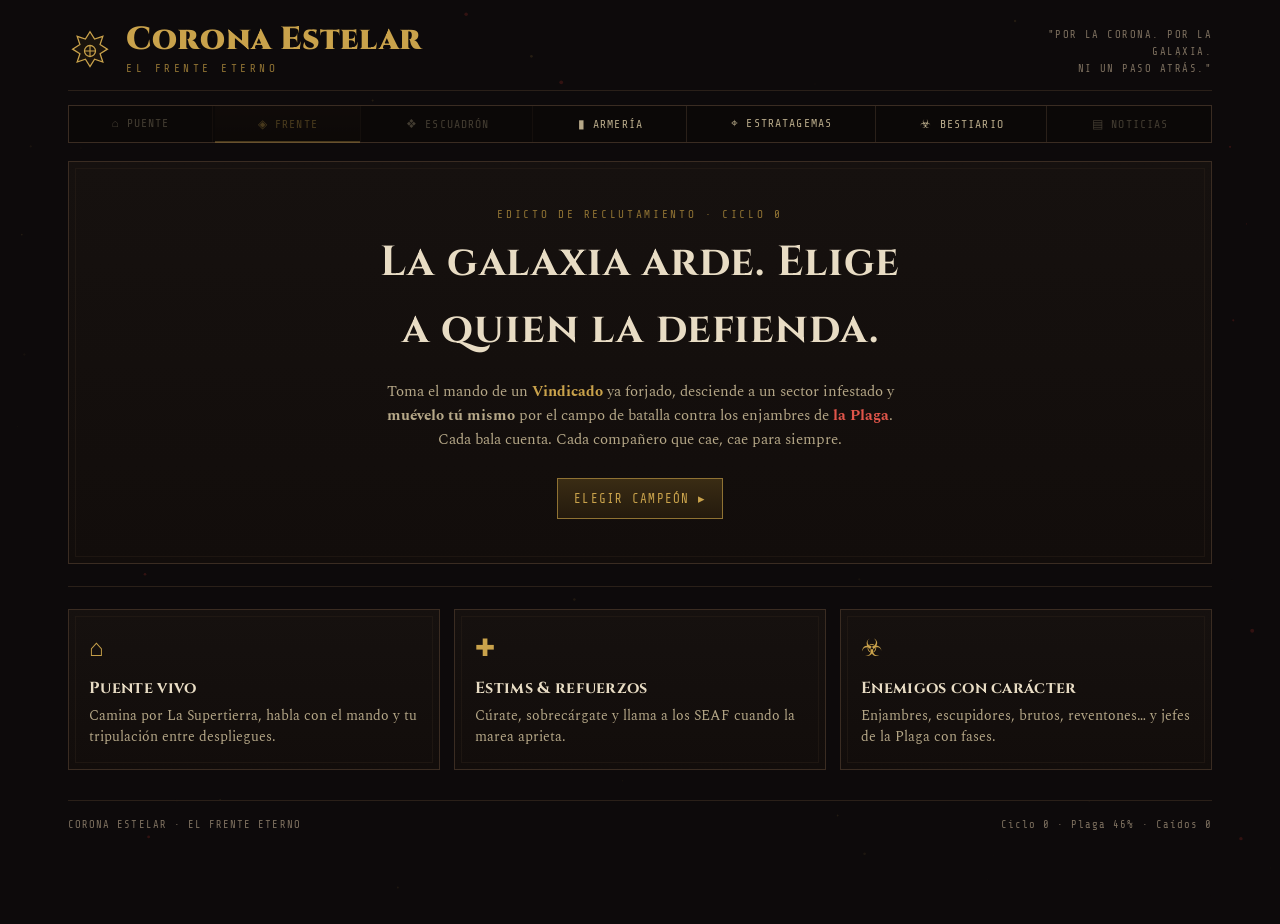
<file: corona-estelar.html>
<!DOCTYPE html>
<html lang="es">
<head>
<meta charset="utf-8">
<meta name="viewport" content="width=device-width, initial-scale=1">
<title>Corona Estelar</title>
<meta name="description" content="Shooter táctico top-down de guerra galáctica: mueve a tu Vindicado, elige base y armas, enfréntate a enjambres, brutos y jefes de la Plaga en un frente compartido." />
<style>
  @import url('https://fonts.googleapis.com/css2?family=Cinzel:wght@500;700;900&family=Spectral:ital,wght@0,400;0,600;1,400&family=Share+Tech+Mono&display=swap');
  :root{
    --void:#0d0a0b; --panel:#16110f; --panel-2:#1e1714; --line:#3a2c22; --line-soft:#2a2019;
    --gold:#c9a24b; --gold-dim:#8f7233; --crimson:#b3312b; --crimson-lit:#e0554a;
    --plague:#4fd6b8; --plague-dim:#2f8f79; --parch:#e8dcc4; --parch-dim:#b6a888; --ash:#7c6f5e;
    --ok:#7fb069; --warn:#d99a2b; --bad:#cf4b3f;
    --mono:'Share Tech Mono',ui-monospace,monospace; --serif:'Spectral',Georgia,serif; --display:'Cinzel',serif;
    --maxw:1180px;
  }
  *{box-sizing:border-box}
  html{scroll-behavior:smooth}
  body{margin:0;background:var(--void);color:var(--parch);font-family:var(--serif);line-height:1.6;-webkit-font-smoothing:antialiased}
  #stars{position:fixed;inset:0;z-index:0;pointer-events:none;opacity:.45}
  .app{position:relative;z-index:1;max-width:var(--maxw);margin:0 auto;padding:0 18px 90px}
  a{color:var(--gold)}
  h1,h2,h3{font-family:var(--display);text-wrap:balance;margin:0;letter-spacing:.02em}
  .mono{font-family:var(--mono)}
  .label{font-family:var(--mono);text-transform:uppercase;letter-spacing:.18em;font-size:11px;color:var(--ash)}
  .gold{color:var(--gold)}.crimson{color:var(--crimson-lit)}.plague{color:var(--plague)}.dim{color:var(--ash)}

  header.top{padding:24px 0 12px;border-bottom:1px solid var(--line-soft);margin-bottom:14px;display:flex;align-items:flex-end;justify-content:space-between;gap:16px;flex-wrap:wrap}
  .brand{display:flex;align-items:center;gap:14px}
  .sigil{width:44px;height:44px;flex:none}
  .brand h1{font-size:clamp(22px,4vw,32px);font-weight:900;color:var(--gold);line-height:1}
  .brand .sub{font-family:var(--mono);font-size:11px;letter-spacing:.32em;color:var(--gold-dim);text-transform:uppercase;margin-top:4px}
  .oath{font-family:var(--mono);font-size:10.5px;letter-spacing:.14em;color:var(--ash);max-width:230px;text-align:right}

  nav.tabs{display:flex;flex-wrap:wrap;gap:2px;margin-bottom:18px;border:1px solid var(--line);background:#0b0807}
  nav.tabs button{flex:1 1 auto;background:transparent;border:0;border-right:1px solid var(--line-soft);color:var(--parch-dim);font-family:var(--mono);text-transform:uppercase;letter-spacing:.1em;font-size:11.5px;padding:11px 8px;cursor:pointer;transition:.15s;position:relative;white-space:nowrap}
  nav.tabs button:last-child{border-right:0}
  nav.tabs button:hover{color:var(--parch);background:#120d0b}
  nav.tabs button[aria-current="true"]{color:var(--gold);background:linear-gradient(180deg,#1b1310,#120d0b)}
  nav.tabs button[aria-current="true"]::after{content:"";position:absolute;left:0;right:0;bottom:-1px;height:2px;background:var(--gold)}
  nav.tabs button:disabled{opacity:.32;cursor:not-allowed}

  .hud{display:grid;grid-template-columns:1.3fr 1fr;gap:12px;margin-bottom:20px}
  .vitals{display:flex;gap:18px;flex-wrap:wrap;align-items:center}
  .avatar{width:44px;height:44px;border:1px solid var(--line);background:#0b0807;display:grid;place-items:center;font-size:22px;flex:none}
  .vitals .who .name{font-family:var(--display);font-weight:700;font-size:17px;color:var(--parch)}
  .vitals .who .role{font-family:var(--mono);font-size:10.5px;letter-spacing:.1em;color:var(--ash);text-transform:uppercase}
  .meters{display:flex;gap:16px;flex-wrap:wrap;flex:1;min-width:180px}
  .meter{flex:1;min-width:110px}
  .meter .cap{display:flex;justify-content:space-between;font-family:var(--mono);font-size:10.5px;letter-spacing:.08em;color:var(--ash);margin-bottom:4px}
  .bar{height:8px;background:#0b0807;border:1px solid var(--line-soft);overflow:hidden}
  .bar > i{display:block;height:100%;transition:width .4s ease}
  .bar.hp > i{background:linear-gradient(90deg,var(--crimson),var(--crimson-lit))}
  .bar.moral > i{background:linear-gradient(90deg,var(--gold-dim),var(--gold))}
  .bar.lib > i{background:linear-gradient(90deg,var(--plague-dim),var(--plague))}

  .card{background:linear-gradient(180deg,var(--panel),#120d0b);border:1px solid var(--line);position:relative}
  .card::before{content:"";position:absolute;top:6px;left:6px;right:6px;bottom:6px;border:1px solid var(--line-soft);pointer-events:none;opacity:.5}
  .pad{padding:20px}
  .grid{display:grid;gap:14px}
  .g2{grid-template-columns:repeat(2,1fr)} .g3{grid-template-columns:repeat(3,1fr)}
  section.view{animation:fade .35s ease}
  @keyframes fade{from{opacity:0;transform:translateY(6px)}to{opacity:1;transform:none}}
  .eyebrow{font-family:var(--mono);text-transform:uppercase;letter-spacing:.24em;font-size:11px;color:var(--gold-dim);margin-bottom:6px}
  h2.title{font-size:clamp(20px,3.4vw,30px);color:var(--parch);margin-bottom:4px}
  p.lede{color:var(--parch-dim);font-size:15px;max-width:64ch}
  hr.rule{border:0;border-top:1px solid var(--line-soft);margin:22px 0}

  .btn{font-family:var(--mono);text-transform:uppercase;letter-spacing:.1em;font-size:12.5px;background:#0b0807;color:var(--parch);border:1px solid var(--line);padding:12px 16px;cursor:pointer;transition:.15s}
  .btn:hover{border-color:var(--gold-dim);color:var(--gold);box-shadow:0 0 0 1px var(--gold-dim) inset}
  .btn.primary{background:linear-gradient(180deg,#3a2c14,#241a0d);border-color:var(--gold-dim);color:var(--gold)}
  .btn.primary:hover{box-shadow:0 0 18px -6px var(--gold)}
  .btn.danger:hover{border-color:var(--crimson);color:var(--crimson-lit);box-shadow:0 0 0 1px var(--crimson) inset}
  .btn:disabled{opacity:.4;cursor:not-allowed}
  .btnrow{display:flex;gap:10px;flex-wrap:wrap}

  .opt{border:1px solid var(--line);background:var(--panel);padding:14px 15px;cursor:pointer;transition:.15s;position:relative}
  .opt:hover{border-color:var(--gold-dim);background:var(--panel-2)}
  .opt[aria-pressed="true"]{border-color:var(--gold);box-shadow:0 0 0 1px var(--gold) inset,0 0 24px -12px var(--gold)}
  .opt[aria-pressed="true"]::after{content:"◆";position:absolute;top:10px;right:12px;color:var(--gold);font-size:12px}
  .opt .nm{font-family:var(--display);font-weight:700;font-size:16px;color:var(--parch);display:flex;align-items:center;gap:8px}
  .opt .tag{font-family:var(--mono);font-size:10px;letter-spacing:.08em;color:var(--ash);text-transform:uppercase}
  .opt .desc{font-size:13.5px;color:var(--parch-dim);margin-top:5px}
  .opt .stats{font-family:var(--mono);font-size:11.5px;color:var(--gold-dim);margin-top:7px;letter-spacing:.03em}

  input.field{width:100%;background:#0b0807;border:1px solid var(--line);color:var(--parch);font-family:var(--mono);font-size:15px;padding:12px 14px;letter-spacing:.04em}
  input.field:focus{outline:none;border-color:var(--gold-dim);box-shadow:0 0 0 1px var(--gold-dim) inset}

  .sectors{display:grid;grid-template-columns:repeat(auto-fill,minmax(210px,1fr));gap:12px}
  .sector{border:1px solid var(--line);background:linear-gradient(180deg,var(--panel),#0e0a09);padding:14px;cursor:pointer;transition:.15s;position:relative;overflow:hidden}
  .sector:hover{border-color:var(--gold-dim);transform:translateY(-2px)}
  .sector .nm{font-family:var(--display);font-weight:700;font-size:15px}
  .sector .co{font-family:var(--mono);font-size:10px;letter-spacing:.1em;color:var(--ash);text-transform:uppercase}
  .sector .thr{font-family:var(--mono);font-size:10.5px;letter-spacing:.06em;margin:8px 0 6px}
  .sector.lost{opacity:.72;filter:saturate(.5)}
  .sector.lost::after{content:"CAÍDO";position:absolute;top:9px;right:10px;font-family:var(--mono);font-size:10px;letter-spacing:.15em;color:var(--crimson-lit)}
  .sector.liber::after{content:"LIBERADO";position:absolute;top:9px;right:10px;font-family:var(--mono);font-size:10px;letter-spacing:.12em;color:var(--plague)}
  .ctlbar{height:6px;background:#2a1210;border:1px solid var(--line-soft);overflow:hidden}
  .ctlbar > i{display:block;height:100%;background:linear-gradient(90deg,var(--gold-dim),var(--gold))}

  .chips{display:flex;flex-wrap:wrap;gap:8px}
  .chip{font-family:var(--mono);font-size:11px;letter-spacing:.05em;border:1px solid var(--line);padding:5px 10px;color:var(--parch-dim)}
  .chip.medal{border-color:var(--gold-dim);color:var(--gold)}
  .chip.on{border-color:var(--gold);color:var(--gold);box-shadow:0 0 0 1px var(--gold) inset}

  .squad{display:grid;grid-template-columns:repeat(auto-fill,minmax(150px,1fr));gap:10px}
  .trooper{border:1px solid var(--line-soft);background:#0b0807;padding:10px 12px}
  .trooper .tn{font-family:var(--display);font-size:14px;font-weight:700}
  .trooper .tr{font-family:var(--mono);font-size:10px;letter-spacing:.08em;color:var(--ash);text-transform:uppercase}
  .trooper.dead{opacity:.5}.trooper.dead .tn{text-decoration:line-through;color:var(--crimson-lit)}
  .trooper .thp{height:5px;background:#2a1210;margin-top:7px;border:1px solid var(--line-soft)}
  .trooper .thp > i{display:block;height:100%;background:var(--crimson-lit)}

  .ticker{border:1px solid var(--line);background:#0b0807;overflow:hidden;white-space:nowrap;margin-bottom:16px}
  .ticker .run{display:inline-block;padding:9px 0;font-family:var(--mono);font-size:12.5px;letter-spacing:.08em;color:var(--gold);animation:scroll 34s linear infinite}
  .ticker .run span{margin:0 26px}
  @keyframes scroll{from{transform:translateX(0)}to{transform:translateX(-50%)}}
  .bulletin{border-bottom:1px solid var(--line-soft);padding:14px 0;display:grid;gap:5px}
  .bulletin .meta{font-family:var(--mono);font-size:10.5px;letter-spacing:.1em;color:var(--ash);text-transform:uppercase;display:flex;gap:12px}
  .bulletin .hl{font-family:var(--display);font-weight:700;font-size:16px;color:var(--parch)}
  .bulletin .bd{font-size:14px;color:var(--parch-dim)}
  .bulletin.war .hl{color:var(--crimson-lit)} .bulletin.win .hl{color:var(--plague)}

  .center{text-align:center}
  .muted-box{border:1px dashed var(--line);padding:22px;text-align:center;color:var(--ash);font-family:var(--mono);font-size:13px;letter-spacing:.05em}
  footer.foot{margin-top:30px;padding-top:16px;border-top:1px solid var(--line-soft);font-family:var(--mono);font-size:10.5px;letter-spacing:.1em;color:var(--ash);display:flex;justify-content:space-between;flex-wrap:wrap;gap:10px}

  /* ============ ARENA ============ */
  .arena-wrap{position:relative;border:1px solid var(--line);background:#080606;overflow:hidden;touch-action:none;user-select:none}
  #game{display:block;width:100%;height:auto}
  .hud-top{position:absolute;top:0;left:0;right:0;display:flex;justify-content:space-between;align-items:flex-start;padding:10px 12px;pointer-events:none;gap:10px}
  .hud-box{background:rgba(8,6,6,.72);border:1px solid var(--line-soft);padding:7px 10px;font-family:var(--mono);font-size:11px;letter-spacing:.06em;color:var(--parch-dim);backdrop-filter:blur(2px)}
  .hud-box b{color:var(--parch)}
  .hp-strip{height:9px;width:190px;max-width:38vw;background:#2a1210;border:1px solid var(--line-soft);margin-top:5px;overflow:hidden}
  .hp-strip > i{display:block;height:100%;background:linear-gradient(90deg,var(--crimson),var(--crimson-lit));transition:width .12s}
  .boss-strip{position:absolute;top:64px;left:50%;transform:translateX(-50%);width:min(560px,84%);pointer-events:none;text-align:center}
  .boss-strip .bn{font-family:var(--display);font-weight:700;color:var(--crimson-lit);letter-spacing:.1em;font-size:14px;text-shadow:0 0 10px #000}
  .boss-strip .bb{height:12px;background:#1a0c0b;border:1px solid var(--crimson);margin-top:4px;overflow:hidden}
  .boss-strip .bb > i{display:block;height:100%;background:linear-gradient(90deg,#5a1512,var(--crimson),var(--plague));transition:width .15s}
  .hud-bottom{position:absolute;bottom:0;left:0;right:0;display:flex;justify-content:space-between;align-items:flex-end;padding:10px 12px;pointer-events:none;gap:10px}
  .weapon-box{background:rgba(8,6,6,.72);border:1px solid var(--line-soft);padding:8px 12px;font-family:var(--mono)}
  .weapon-box .wn{color:var(--gold);font-size:13px;letter-spacing:.06em}
  .weapon-box .wa{color:var(--parch-dim);font-size:12px;margin-top:2px}
  .weapon-box .wa.reloading{color:var(--warn)}
  .keys-hint{font-family:var(--mono);font-size:10.5px;color:var(--ash);letter-spacing:.05em;text-align:right;line-height:1.7}
  .arena-toast{position:absolute;top:34%;left:50%;transform:translateX(-50%);font-family:var(--display);font-weight:900;font-size:clamp(22px,5vw,40px);letter-spacing:.06em;color:var(--gold);text-shadow:0 0 24px #000,0 0 8px var(--gold-dim);pointer-events:none;opacity:0;text-align:center}
  .arena-toast.show{animation:toast 2.1s ease forwards}
  @keyframes toast{0%{opacity:0;transform:translate(-50%,10px) scale(.9)}15%{opacity:1;transform:translate(-50%,0) scale(1)}80%{opacity:1}100%{opacity:0}}
  .over{position:absolute;inset:0;background:rgba(6,4,4,.9);display:grid;place-items:center;text-align:center;padding:24px;z-index:5}
  .over h2{font-size:clamp(26px,6vw,44px);letter-spacing:.05em}
  .over.defeat h2{color:var(--crimson-lit)} .over.victory h2{color:var(--gold)}
  .over p{color:var(--parch-dim);font-size:15px;margin:14px auto 22px;max-width:44ch}
  .pausebtn{pointer-events:auto}
  /* touch controls */
  .touch-only{display:none}
  @media (pointer:coarse){ .touch-only{display:block} .desktop-only{display:none} }
  .joy{position:absolute;bottom:16px;left:16px;width:120px;height:120px;border:1px solid var(--line-soft);border-radius:50%;background:rgba(20,14,12,.4);pointer-events:auto;z-index:4}
  .joy .stick{position:absolute;width:52px;height:52px;border-radius:50%;background:rgba(201,162,75,.35);border:1px solid var(--gold-dim);left:34px;top:34px}
  .fire{position:absolute;bottom:22px;right:20px;width:96px;height:96px;border-radius:50%;border:1px solid var(--crimson);background:rgba(120,20,18,.35);color:var(--parch);font-family:var(--mono);font-size:12px;letter-spacing:.1em;pointer-events:auto;z-index:4}
  .swapbtn{position:absolute;bottom:130px;right:34px;width:64px;height:64px;border-radius:50%;border:1px solid var(--gold-dim);background:rgba(40,30,14,.4);color:var(--gold);font-family:var(--mono);font-size:11px;pointer-events:auto;z-index:4}

  /* ============ LOBBY / PUENTE ============ */
  .hub-wrap{position:relative;border:1px solid var(--line);background:radial-gradient(120% 90% at 50% 0%,#141a22 0%,#0a0b0f 55%,#080606 100%);overflow:hidden;touch-action:none;user-select:none;box-shadow:inset 0 0 120px rgba(0,0,0,.6)}
  #hub{display:block;width:100%;height:auto}
  .hub-banner{position:absolute;top:0;left:0;right:0;display:flex;justify-content:space-between;align-items:flex-start;padding:12px 14px;pointer-events:none;gap:10px}
  .hub-name{font-family:var(--display);font-weight:900;font-size:clamp(15px,2.4vw,20px);color:var(--gold);letter-spacing:.06em;text-shadow:0 0 16px #000}
  .hub-name small{display:block;font-family:var(--mono);font-size:10px;letter-spacing:.28em;color:var(--gold-dim);font-weight:400;margin-top:2px}
  .hub-hint{position:absolute;bottom:12px;left:0;right:0;text-align:center;font-family:var(--mono);font-size:11px;letter-spacing:.06em;color:var(--ash);pointer-events:none;text-shadow:0 0 8px #000}
  .prompt{position:absolute;transform:translate(-50%,-100%);background:rgba(8,6,6,.9);border:1px solid var(--gold-dim);padding:6px 12px;font-family:var(--mono);font-size:11.5px;letter-spacing:.05em;color:var(--gold);white-space:nowrap;pointer-events:none;box-shadow:0 0 18px -6px var(--gold);opacity:0;transition:opacity .12s}
  .prompt.show{opacity:1}
  .prompt b{color:var(--parch)}

  /* NPC dialogue modal */
  .dialog{position:absolute;inset:0;background:rgba(6,5,7,.82);display:grid;place-items:end center;padding:0 0 4%;z-index:6;animation:fade .2s}
  .dialog .box{width:min(680px,92%);background:linear-gradient(180deg,#161018,#0c0910);border:1px solid var(--line);padding:0;box-shadow:0 20px 60px -20px #000}
  .dialog .top{display:flex;gap:14px;align-items:center;padding:16px 18px;border-bottom:1px solid var(--line-soft);background:linear-gradient(180deg,rgba(201,162,75,.06),transparent)}
  .dialog .who .nm{font-family:var(--display);font-weight:700;font-size:18px;color:var(--parch)}
  .dialog .who .rl{font-family:var(--mono);font-size:10.5px;letter-spacing:.16em;text-transform:uppercase;color:var(--gold-dim);margin-top:2px}
  .dialog .line{padding:18px;font-family:var(--serif);font-size:16px;font-style:italic;color:var(--parch);line-height:1.6}
  .dialog .line::before{content:"“";color:var(--gold-dim);font-size:22px;margin-right:2px}
  .dialog .acts{display:flex;gap:10px;flex-wrap:wrap;padding:0 18px 18px}
  .portrait{width:60px;height:60px;flex:none;border:1px solid var(--line);background:#0b0807;border-radius:2px}

  /* Estims HUD */
  .stim-tray{display:flex;gap:6px;background:rgba(8,6,6,.72);border:1px solid var(--line-soft);padding:6px 8px}
  .stim-pip{display:flex;flex-direction:column;align-items:center;gap:2px;font-family:var(--mono);min-width:30px}
  .stim-pip .ic{font-size:15px;line-height:1}
  .stim-pip .cg{font-size:10px;color:var(--parch-dim)}
  .stim-pip .kb{font-size:8.5px;color:var(--ash);letter-spacing:.04em}
  .stim-pip.empty{opacity:.32}
  .reinf-box{background:rgba(8,6,6,.72);border:1px solid var(--line-soft);padding:6px 10px;font-family:var(--mono);font-size:10.5px;letter-spacing:.05em;color:var(--parch-dim);text-align:center}
  .reinf-box b{color:var(--gold)} .reinf-box.ready b{color:var(--plague)}
  .hud-mid{position:absolute;left:50%;bottom:12px;transform:translateX(-50%);display:flex;gap:8px;align-items:flex-end;pointer-events:none;flex-wrap:wrap;justify-content:center;max-width:96%}

  /* Radio feed */
  .radio{position:absolute;left:12px;top:96px;bottom:auto;width:min(290px,46%);display:flex;flex-direction:column;gap:4px;pointer-events:none;z-index:2}
  .radio .msg{font-family:var(--mono);font-size:11px;letter-spacing:.02em;background:rgba(8,6,6,.7);border-left:2px solid var(--gold-dim);padding:4px 8px;color:var(--parch-dim);animation:fade .2s}
  .radio .msg b{font-weight:400}

  .stimbtn{position:absolute;bottom:130px;right:110px;width:60px;height:60px;border-radius:50%;border:1px solid var(--ok);background:rgba(30,60,30,.4);color:var(--ok);font-family:var(--mono);font-size:11px;pointer-events:auto;z-index:4}
  .reinfbtn{position:absolute;bottom:200px;right:34px;width:60px;height:60px;border-radius:50%;border:1px solid var(--plague-dim);background:rgba(20,50,44,.4);color:var(--plague);font-family:var(--mono);font-size:10px;pointer-events:auto;z-index:4}
  .stratbtn{position:absolute;bottom:200px;right:110px;width:60px;height:60px;border-radius:50%;border:1px solid var(--gold-dim);background:rgba(40,30,14,.4);color:var(--gold);font-family:var(--mono);font-size:10px;pointer-events:auto;z-index:4}

  /* ============ MAPA GALÁCTICO ============ */
  .galaxy-wrap{position:relative;border:1px solid var(--line);background:radial-gradient(120% 100% at 50% 46%,#0a1018 0%,#070a10 45%,#050406 100%);overflow:hidden;touch-action:none;user-select:none}
  #galaxy{display:block;width:100%;height:auto;cursor:crosshair}
  .gx-top{position:absolute;top:0;left:0;right:0;display:flex;justify-content:space-between;align-items:flex-start;padding:12px 14px;pointer-events:none;gap:10px}
  .gx-title{font-family:var(--display);font-weight:900;font-size:clamp(15px,2.4vw,20px);color:var(--gold);letter-spacing:.06em;text-shadow:0 0 16px #000}
  .gx-title small{display:block;font-family:var(--mono);font-size:10px;letter-spacing:.26em;color:var(--gold-dim);font-weight:400;margin-top:2px}
  .gx-legend{display:flex;flex-wrap:wrap;gap:8px 14px;justify-content:flex-end;font-family:var(--mono);font-size:10px;letter-spacing:.05em;color:var(--parch-dim)}
  .gx-legend i{display:inline-block;width:9px;height:9px;margin-right:5px;vertical-align:-1px;border-radius:2px}
  .gx-tip{position:absolute;transform:translate(-50%,-115%);background:rgba(8,10,14,.94);border:1px solid var(--gold-dim);padding:8px 12px;min-width:150px;pointer-events:none;opacity:0;transition:opacity .1s;box-shadow:0 0 26px -8px var(--gold);z-index:3}
  .gx-tip.show{opacity:1}
  .gx-tip .tn{font-family:var(--display);font-weight:700;font-size:14px;color:var(--parch)}
  .gx-tip .tc{font-family:var(--mono);font-size:10px;letter-spacing:.1em;text-transform:uppercase;margin-top:2px}
  .gx-tip .tbar{height:5px;background:#2a1210;border:1px solid var(--line-soft);margin-top:6px;overflow:hidden}
  .gx-tip .tbar>i{display:block;height:100%;background:linear-gradient(90deg,var(--gold-dim),var(--gold))}
  .gx-tip .th{font-family:var(--mono);font-size:10px;color:var(--gold);margin-top:6px;letter-spacing:.04em}
  .gx-foot{position:absolute;bottom:10px;left:0;right:0;text-align:center;font-family:var(--mono);font-size:10.5px;letter-spacing:.06em;color:var(--ash);pointer-events:none;text-shadow:0 0 8px #000}

  @media(max-width:720px){ .hud{grid-template-columns:1fr} .g2,.g3{grid-template-columns:1fr} .oath{display:none} }
  @media(prefers-reduced-motion:reduce){ *{animation-duration:.001ms!important} .ticker .run{animation:none} }
</style>

<canvas id="stars"></canvas>
<div class="app" id="app"></div>

<script>
/* =====================================================================
   CORONA ESTELAR — El Frente Eterno  ·  shooter táctico top-down
   ===================================================================== */
const $=(s,el=document)=>el.querySelector(s);
const rnd=(n)=>Math.floor(Math.random()*n);
const rr=(a,b)=>a+Math.random()*(b-a);
const pick=(a)=>a[rnd(a.length)];
const clamp=(v,a=0,b=100)=>Math.max(a,Math.min(b,v));
const dist=(x1,y1,x2,y2)=>Math.hypot(x2-x1,y2-y1);
const esc=(s)=>String(s).replace(/[&<>"]/g,m=>({'&':'&amp;','<':'&lt;','>':'&gt;','"':'&quot;'}[m]));
const REDUCE=matchMedia("(prefers-reduced-motion:reduce)").matches;
function clampByte(v){return Math.max(0,Math.min(255,v|0));}
function shade(hex,amt){ let h=String(hex).replace('#',''); if(h.length===3)h=h.split('').map(c=>c+c).join(''); const r=clampByte(parseInt(h.slice(0,2),16)+amt),g=clampByte(parseInt(h.slice(2,4),16)+amt),b=clampByte(parseInt(h.slice(4,6),16)+amt); return `rgb(${r},${g},${b})`; }

/* ---------- BASES DE PERSONAJE (pre-hechas) ---------- */
const BASES={
  centinela:{nm:"Centinela del Trono", ico:"♛", tag:"Equilibrado · leal", col:"#c9a24b",
    lore:"Humano del Trono, columna del frente. Ni el más fuerte ni el más rápido, pero nunca se quiebra.",
    hp:120, speed:200, dmgMult:1, primary:"fusil",
    passive:{nm:"Fe del Trono", txt:"Revive a un compañero caído una vez por despliegue."}},
  rompemuros:{nm:"Rompemuros de Karr", ico:"⛨", tag:"Tanque · lento", col:"#b98a3a",
    lore:"Enano de Karr-Duhn con placa de asedio. Camina despacio hacia la muerte y la aguanta.",
    hp:190, speed:150, dmgMult:1, primary:"escopeta",
    passive:{nm:"Piel de mena", txt:"Recibe 30% menos daño de contacto."}},
  cazador:{nm:"Cazador de Sombraverde", ico:"❦", tag:"Ágil · frágil", col:"#a9c98a",
    lore:"Silvano de ojo frío. Rápido, mortal a distancia, pero cae si lo atrapan.",
    hp:90, speed:250, dmgMult:1.15, primary:"rifle",
    passive:{nm:"Paso de sombra", txt:"Esquiva (Espacio) con recarga más corta y más distancia."}},
  coloso:{nm:"Coloso de Piedra", ico:"⛰", tag:"Titánico · pesado", col:"#8f7f66",
    lore:"Sangre de gigante. Un muro andante con un cañón por brazo.",
    hp:240, speed:135, dmgMult:1, primary:"canon",
    passive:{nm:"Carne de titán", txt:"Vida enorme; empuja a los enemigos pequeños al chocar."}},
  marcado:{nm:"Marcado", ico:"☣", tag:"Corrupto · temido", col:"#7ad6b0",
    lore:"Tocado por la Plaga y aún leal. Su sangre infecta le abre puertas que a otros los matan.",
    hp:130, speed:205, dmgMult:1, primary:"lanzaesporas",
    passive:{nm:"Sangre infecta", txt:"Inmune al daño de esporas; +25% de daño a toda la Plaga."}},
  automata:{nm:"Autómata del Gremio", ico:"⚙", tag:"Frío · constante", col:"#c2b280",
    lore:"Alma de latón de la Comunión de Hierro. No siente miedo. Dispara sin fin.",
    hp:150, speed:185, dmgMult:1, primary:"repetidor",
    passive:{nm:"Corazón de reloj", txt:"Recarga un 25% más rápido y no sufre penalización por daño."}},
};

/* ---------- ARMAS ---------- */
const WEAPONS={
  fusil:{nm:"Fusil de Cadena", ico:"▮", dmg:15, cd:.12, spd:820, spread:.045, pellets:1, mag:30, reload:1.3, life:1.0, col:"#ffe6a3", desc:"Automático fiable. El pan de cada Vindicado."},
  escopeta:{nm:"Escopeta de Asedio", ico:"⛒", dmg:9, cd:.62, spd:720, spread:.25, pellets:8, mag:6, reload:1.9, life:.42, col:"#ffcf8a", desc:"Devastadora de cerca. Inútil de lejos."},
  rifle:{nm:"Rifle de Precisión", ico:"♦", dmg:58, cd:.78, spd:1300, spread:.006, pellets:1, mag:5, reload:1.6, life:1.2, pierce:true, col:"#fff2c8", desc:"Un disparo, un objetivo. Atraviesa filas."},
  canon:{nm:"Cañón Pesado", ico:"◉", dmg:44, cd:1.0, spd:560, spread:.03, pellets:1, mag:4, reload:2.2, life:1.4, splash:78, splashDmg:26, col:"#ffb066", desc:"Proyectil explosivo. Limpia multitudes."},
  repetidor:{nm:"Repetidor de Latón", ico:"▪", dmg:8, cd:.07, spd:860, spread:.075, pellets:1, mag:60, reload:2.0, life:.9, col:"#ffe6a3", desc:"Cadencia infinita, daño modesto. Muerte por mil cortes."},
  lanzaesporas:{nm:"Lanzaesporas", ico:"✷", dmg:24, cd:.85, spd:600, spread:.02, pellets:1, mag:8, reload:1.7, life:1.3, splash:92, splashDmg:18, plagueBonus:1.5, col:"#7ad6b0", desc:"Carga de éter en área. Extra letal contra la Plaga."},
};

/* ---------- ENEMIGOS ---------- */
/* ---------- Facciones enemigas ---------- */
const FACTIONS={
  plaga: {nm:"La Plaga",            col:"#4fd6b8", accent:"#8fd66a", shape:"bug",  boss:"reina",    blurb:"Marea de carne infecta que devora mundos enteros."},
  legion:{nm:"La Legión de Hierro", col:"#d6742b", accent:"#e0554a", shape:"bot",  boss:"forjador", blurb:"Autómatas herejes que niegan a la Corona y forjan su propio dominio."},
  coro:  {nm:"El Coro Pálido",      col:"#9a7be0", accent:"#7ad6d6", shape:"void", boss:"heraldo",  blurb:"Mentes del vacío que susurran locura y consumen la luz."},
};
function facOf(s){ return FACTIONS[s&&s.fac] || FACTIONS.plaga; }
function rosterOf(fac){ return Object.keys(ENEMIES).filter(k=>ENEMIES[k].fac===fac); }

const ENEMIES={
  /* La Plaga */
  esporling:{nm:"Esporling", fac:"plaga", shape:"bug", r:12,hp:18,speed:150,dmg:7,behavior:"chase",col:"#4fd6b8",desc:"Cría de la Plaga. Débil sola, letal en enjambre."},
  escupidor:{nm:"Escupidor", fac:"plaga", shape:"bug", r:15,hp:34,speed:74,dmg:11,behavior:"ranged",range:320,fireCd:1.7,projSpd:300,col:"#3fb6a8",desc:"Bombardea esporas desde lejos y mantiene la distancia."},
  bruto:{nm:"Bruto", fac:"plaga", shape:"bug", r:26,hp:150,speed:66,dmg:24,behavior:"chase",armor:4,col:"#b3312b",desc:"Montaña de carne acorazada. Lento pero aplasta."},
  reventon:{nm:"Reventón", fac:"plaga", shape:"bug", r:16,hp:40,speed:132,dmg:10,behavior:"chase",explode:{r:96,dmg:34},col:"#8fd66a",desc:"Corre hacia ti y estalla en una nube tóxica al morir."},
  infectado:{nm:"Infectado", fac:"plaga", shape:"bug", r:14,hp:58,speed:104,dmg:9,behavior:"kite",range:250,fireCd:1.2,burst:3,projSpd:360,col:"#c76b52",desc:"Soldado caído, ahora esclavo de la Plaga. Dispara en ráfagas."},
  /* La Legión de Hierro */
  zumbador:{nm:"Zumbador", fac:"legion", shape:"bot", r:11,hp:22,speed:188,dmg:8,behavior:"chase",col:"#e0894a",desc:"Dron de asalto veloz. Cae fácil, pero nunca viene solo."},
  fusilbot:{nm:"Fusilbot", fac:"legion", shape:"bot", r:14,hp:52,speed:96,dmg:9,behavior:"kite",range:300,fireCd:1.0,burst:3,projSpd:430,col:"#d6742b",desc:"Autómata de línea. Ráfagas de plasma sin descanso."},
  lancero:{nm:"Lancero de Hierro", fac:"legion", shape:"bot", r:16,hp:74,speed:70,dmg:16,behavior:"ranged",range:390,fireCd:1.9,projSpd:520,col:"#b85a22",desc:"Cañón andante. Un disparo pesado que castiga la cobertura."},
  acorazado:{nm:"Acorazado", fac:"legion", shape:"bot", r:27,hp:205,speed:58,dmg:26,behavior:"chase",armor:7,col:"#8a5a2a",desc:"Tanque con patas. Blindaje que se ríe de tus balas."},
  /* El Coro Pálido */
  acolito:{nm:"Acólito", fac:"coro", shape:"void", r:13,hp:30,speed:150,dmg:9,behavior:"chase",col:"#9a7be0",desc:"Fanático del vacío. Corre hacia ti sin miedo ni razón."},
  vidente:{nm:"Vidente", fac:"coro", shape:"void", r:16,hp:48,speed:60,dmg:13,behavior:"ranged",range:340,fireCd:1.6,projSpd:300,col:"#7ad6d6",desc:"Ojo flotante que escupe luz fría desde la distancia."},
  guardian:{nm:"Guardián Pálido", fac:"coro", shape:"void", r:24,hp:175,speed:64,dmg:22,behavior:"chase",armor:3,col:"#6a4fb0",desc:"Coloso translúcido. Su piel de vacío absorbe el castigo."},
  abismal:{nm:"Abismal", fac:"coro", shape:"void", r:14,hp:54,speed:122,dmg:10,behavior:"kite",range:260,fireCd:1.1,burst:2,projSpd:360,col:"#b59ae6",desc:"Parpadea entre sombras y hostiga desde ángulos imposibles."},
};

/* ---------- Jefes por facción ---------- */
const BOSSES={
  reina:   {nm:"La Reina de la Plaga",  fac:"plaga",  r:58,hp:1500,speed:70,col:"#8f1a16",core:"#4fd6b8",summon:"esporling",summon3:"reventon",ranged:false},
  forjador:{nm:"El Forjador de Hierro", fac:"legion", r:62,hp:1900,speed:64,col:"#5a3a1a",core:"#e0554a",summon:"zumbador",summon3:"fusilbot",ranged:true},
  heraldo: {nm:"El Heraldo Pálido",     fac:"coro",   r:56,hp:1650,speed:76,col:"#3a2a5a",core:"#9a7be0",summon:"acolito",summon3:"guardian",ranged:true},
};

/* ---------- Biomas de combate ---------- */
const BIOMES={
  velo:  {nm:"Campos de Sangre",    floor:"#160b0b",floor2:"#0a0605",grid:"rgba(179,49,43,.12)", border:"rgba(224,85,74,.55)", cover:"#2a1512",coverTop:"rgba(224,85,74,.14)", ambient:"ember", amb:"rgba(224,85,74,.55)", props:"spikes"},
  osario:{nm:"Osario de Vhal",      floor:"#12100b",floor2:"#0a0908",grid:"rgba(201,162,75,.09)",border:"rgba(150,132,96,.5)",  cover:"#241f16",coverTop:"rgba(232,220,196,.10)",ambient:"dust",  amb:"rgba(190,176,140,.5)", props:"bones"},
  trono: {nm:"Ciudadela del Trono", floor:"#0e0f15",floor2:"#080a11",grid:"rgba(201,162,75,.14)",border:"rgba(201,162,75,.65)", cover:"#1b1e2a",coverTop:"rgba(201,162,75,.16)",ambient:"none",  amb:"rgba(201,162,75,.4)",  props:"pillars"},
  grieta:{nm:"La Grieta Volcánica", floor:"#150d07",floor2:"#0b0604",grid:"rgba(230,120,40,.12)", border:"rgba(230,120,40,.55)", cover:"#251609",coverTop:"rgba(255,150,70,.16)", ambient:"ember", amb:"rgba(255,140,60,.7)",  props:"lava"},
  faro:  {nm:"Costa Helada de Ael", floor:"#0a1015",floor2:"#060a0e",grid:"rgba(79,214,184,.11)", border:"rgba(120,214,214,.5)", cover:"#122029",coverTop:"rgba(140,220,220,.14)",ambient:"snow",  amb:"rgba(205,232,240,.75)",props:"ice"},
  forja: {nm:"Forja Caída",         floor:"#0f0e0c",floor2:"#080706",grid:"rgba(160,150,150,.09)",border:"rgba(160,146,120,.5)", cover:"#212020",coverTop:"rgba(201,162,75,.12)",ambient:"spark", amb:"rgba(255,200,120,.7)", props:"gears"},
  acero: {nm:"Yunque de Acero",     floor:"#0c0e11",floor2:"#070809",grid:"rgba(160,120,90,.12)", border:"rgba(214,116,43,.5)",  cover:"#1c2026",coverTop:"rgba(214,116,43,.14)", ambient:"spark", amb:"rgba(255,170,90,.7)",  props:"gears"},
  vacio: {nm:"El Vacío Susurrante", floor:"#0c0a14",floor2:"#07050d",grid:"rgba(154,123,224,.12)",border:"rgba(154,123,224,.5)", cover:"#181428",coverTop:"rgba(154,123,224,.16)",ambient:"void",  amb:"rgba(154,123,224,.7)", props:"shards"},
  cristal:{nm:"Prisma de Nael",     floor:"#0a1014",floor2:"#060a0d",grid:"rgba(122,214,214,.12)",border:"rgba(122,214,214,.5)", cover:"#122428",coverTop:"rgba(122,214,214,.16)",ambient:"void",  amb:"rgba(150,230,230,.7)", props:"shards"},
  selva: {nm:"Jardín Podrido",      floor:"#0a120c",floor2:"#060a07",grid:"rgba(79,214,120,.10)", border:"rgba(79,214,120,.5)",  cover:"#132417",coverTop:"rgba(143,214,106,.14)",ambient:"spore", amb:"rgba(143,214,106,.6)", props:"vines"},
  tundra:{nm:"Yermo de Escarcha",   floor:"#0c1014",floor2:"#080b0e",grid:"rgba(180,205,220,.10)",border:"rgba(180,205,220,.45)",cover:"#182028",coverTop:"rgba(200,220,235,.12)",ambient:"snow",  amb:"rgba(215,232,240,.8)", props:"ice"},
  dunas: {nm:"Mar de Ceniza",       floor:"#141009",floor2:"#0b0805",grid:"rgba(201,162,75,.09)", border:"rgba(201,162,75,.45)", cover:"#241d10",coverTop:"rgba(201,162,75,.12)", ambient:"dust",  amb:"rgba(210,180,120,.6)", props:"bones"},
};
const DEFBIOME={nm:"Yermo",floor:"#0d0b0a",floor2:"#080706",grid:"rgba(58,44,34,.5)",border:"rgba(179,49,43,.5)",cover:"#1d1512",coverTop:"rgba(201,162,75,.06)",ambient:"dust",amb:"rgba(160,140,110,.4)",props:"none"};

/* ---------- Tipos de misión (operaciones por planeta) ---------- */
const MISSIONS={
  purga:   {nm:"Exterminio", ico:"☠", tag:"Purga total",        col:"#e0554a", obj:"Aniquila cada forma de la Plaga y derriba a la Reina que anida en el sector.", how:"Sobrevive a las oleadas y mata al jefe."},
  defensa: {nm:"Defensa",    ico:"⛨", tag:"Proteger el reactor",  col:"#c9a24b", obj:"Mantén el Reactor de la Corona en pie contra oleada tras oleada hasta la evacuación.", how:"Aguanta el tiempo · no dejes caer el reactor."},
  asalto:  {nm:"Asalto",     ico:"✷", tag:"Destruir nidos",       col:"#4fd6b8", obj:"Localiza y destruye todos los nidos de la Plaga que infestan el sector.", how:"Dispara a cada nido hasta reventarlo."},
  sabotaje:{nm:"Sabotaje",   ico:"⚡", tag:"Hackear terminales",   col:"#8a6bd6", obj:"Sube el virus del Trono a las terminales de la Plaga y colapsa su red.", how:"Ponte junto a cada terminal para subir el virus."},
};
function missionsFor(id){ const all=["purga","defensa","asalto","sabotaje"]; let h=0; for(const ch of id)h=(h*31+ch.charCodeAt(0))>>>0; const start=h%all.length,out=[]; for(let i=0;i<3;i++)out.push(all[(start+i)%all.length]); return out; }

/* ---------- Planetas de la galaxia ---------- */
const ROMAN=["I","II","III","IV","V","VI","VII","VIII","IX","X","XI","XII","XIII","XIV","XV","XVI","XVII","XVIII","XIX","XX","XXI","XXII","XXIII","XXIV","XXV","XXVI","XXVII","XXVIII","XXIX","XXX"];
const PLANETS=[
  {id:"velo",   nm:"El Velo Carmesí",   fac:"plaga",  biome:"velo"},
  {id:"osario", nm:"Osario de Vhal",    fac:"plaga",  biome:"osario"},
  {id:"trono",  nm:"Puertas del Trono", fac:"plaga",  biome:"trono"},
  {id:"grieta", nm:"La Grieta Novena",  fac:"plaga",  biome:"grieta"},
  {id:"faro",   nm:"Faro de Ael",       fac:"plaga",  biome:"faro"},
  {id:"jardin", nm:"Jardín Podrido",    fac:"plaga",  biome:"selva"},
  {id:"colmena",nm:"La Gran Colmena",   fac:"plaga",  biome:"selva"},
  {id:"duna",   nm:"Mar de Ceniza",     fac:"plaga",  biome:"dunas"},
  {id:"forja",  nm:"Forja Caída",       fac:"legion", biome:"forja"},
  {id:"acero",  nm:"Yunque de Acero",   fac:"legion", biome:"acero"},
  {id:"clavo",  nm:"El Clavo Ardiente", fac:"legion", biome:"grieta"},
  {id:"muro",   nm:"Muro de Kograd",    fac:"legion", biome:"acero"},
  {id:"tundra", nm:"Yermo de Escarcha", fac:"legion", biome:"tundra"},
  {id:"corte",  nm:"La Corte Muda",     fac:"coro",   biome:"vacio"},
  {id:"prisma", nm:"Prisma de Nael",    fac:"coro",   biome:"cristal"},
  {id:"vigilia",nm:"La Vigilia",        fac:"coro",   biome:"vacio"},
  {id:"abismo", nm:"El Abismo Menor",   fac:"coro",   biome:"cristal"},
  {id:"pantano",nm:"Cieno de Ghorr",    fac:"plaga",  biome:"selva"},
  {id:"nido",   nm:"El Nido Rojo",      fac:"plaga",  biome:"velo"},
  {id:"carne",  nm:"Fosa de Carne",     fac:"plaga",  biome:"osario"},
  {id:"engrane",nm:"Cita del Engranaje",fac:"legion", biome:"forja"},
  {id:"crisol", nm:"Crisol de Vorn",    fac:"legion", biome:"grieta"},
  {id:"baluarte",nm:"Baluarte Gélido",  fac:"legion", biome:"tundra"},
  {id:"eco",    nm:"El Eco Vacío",      fac:"coro",   biome:"vacio"},
  {id:"halo",   nm:"Halo de Ish",       fac:"coro",   biome:"cristal"},
  {id:"umbral", nm:"El Umbral Pálido",  fac:"coro",   biome:"vacio"},
  {id:"solmyr", nm:"Bastión de Solmyr", fac:"legion", biome:"trono"},
];
const PLANET_BY_ID={}; PLANETS.forEach((p,i)=>{ p.co="SECTOR "+ROMAN[i]; PLANET_BY_ID[p.id]=p; });
function planetMeta(id){ return PLANET_BY_ID[id]||PLANETS[0]; }

/* ---------- Estratagemas (desbloqueables con Réditos) ---------- */
const STRATAGEMS={
  torreta: {nm:"Torreta Centinela",  ico:"⌖", col:"#c9a24b", cost:0,   cd:32, charges:2, desc:"Despliega una torreta que dispara sola durante 22 s.", free:true},
  resupply:{nm:"Reabastecimiento",   ico:"▮", col:"#7fb069", cost:70,  cd:26, charges:3, desc:"Cápsula con munición completa y un estim de combate."},
  orbital: {nm:"Bombardeo Orbital",  ico:"✷", col:"#e0554a", cost:120, cd:38, charges:2, desc:"Marca un punto (tu puntería): cae fuego orbital tras 1,4 s."},
  escudo:  {nm:"Búnker de Escudo",   ico:"⛨", col:"#4fd6b8", cost:150, cd:44, charges:2, desc:"Cúpula que te vuelve inmune al daño durante 6 s."},
  minas:   {nm:"Campo de Minas",     ico:"◈", col:"#d99a2b", cost:130, cd:34, charges:2, desc:"Siembra minas de proximidad a tu alrededor."},
  napalm:  {nm:"Lluvia de Fuego",    ico:"♨", col:"#ff8c3c", cost:180, cd:40, charges:2, desc:"Prende un área en llamas que abrasa a la Plaga que la pise."},
  gatling: {nm:"Torreta Gatling",    ico:"⛭", col:"#e8b84b", cost:90,  cd:34, charges:2, desc:"Torreta de cadencia brutal: barre la zona a fuego rápido durante 16 s."},
  gas:     {nm:"Bombardeo de Gas",   ico:"☣", col:"#9bd64f", cost:110, cd:36, charges:2, desc:"Nube de gas corrosivo: envenena y ralentiza a todo lo que entre durante 10 s."},
  dron:    {nm:"Dron Guardián",      ico:"◇", col:"#4fd6b8", cost:160, cd:42, charges:2, desc:"Un dron de combate te escolta 18 s y dispara solo a lo que se acerque."},
  railcannon:{nm:"Cañón de Riel",    ico:"➹", col:"#7fd0ff", cost:200, cd:46, charges:2, desc:"Marca al enemigo más letal (o al jefe) y lo perfora con un rayo orbital devastador."},
  eagle:   {nm:"Águila 500kg",       ico:"✹", col:"#ff8c3c", cost:220, cd:44, charges:2, desc:"Llama a un caza Águila: suelta una bomba de 500kg que arrasa un área enorme."},
};
const STRAT_ORDER=["torreta","gatling","resupply","orbital","eagle","railcannon","escudo","minas","napalm","gas","dron"];

/* ---------- Subobjetivos opcionales ---------- */
const SUBOBJS={
  muestras: {nm:"Recuperar muestras", ico:"◆", col:"#4fd6b8", n:4, desc:"Recoge las muestras de la Plaga esparcidas por la zona."},
  depositos:{nm:"Destruir depósitos",  ico:"⬢", col:"#e0554a", n:3, desc:"Vuela los depósitos de bilis antes de la extracción."},
};
const SUB_ORDER=["muestras","depositos"];

/* ---------- Personalidad de cada base (voz + frases) ---------- */
const VOICE={
  centinela:{persona:"Firme y paternal", motto:"Formad conmigo. Hoy no caemos.",
    quotes:["La Corona ve cada acto. Que valga la pena.","Aguantad la línea, hermanos.","Nadie se queda atrás. Nadie."]},
  rompemuros:{persona:"Terco como la roca", motto:"Que vengan. Los romperé a todos.",
    quotes:["La piedra no retrocede.","Dos pasos más y os aplasto.","Mi placa ha visto peores días."]},
  cazador:{persona:"Frío y afilado", motto:"Ya estáis muertos. Solo no lo sabéis.",
    quotes:["Un disparo basta.","No me veréis venir.","Silencio. Después, el gatillo."]},
  coloso:{persona:"Lento pero imparable", motto:"Grande. Fuerte. Aquí.",
    quotes:["No… paso… atrás.","Aplastar.","Yo soy el muro."]},
  marcado:{persona:"Amargo y sardónico", motto:"¿Me teméis a mí, o a ellos?",
    quotes:["Su sangre ya es mía.","Útil hoy, quemado mañana. Como siempre.","La Plaga y yo somos viejos conocidos."]},
  automata:{persona:"Preciso y sin emoción", motto:"Objetivo adquirido. Procesando.",
    quotes:["El miedo es una variable que no tengo.","Munición suficiente. Continuando.","Cálculo: victoria probable."]},
};
const SQUAD_PERSONA=["Bocazas","Silencioso","Novato asustado","Veterana curtida","Creyente fervoroso","Bromista","Profesional frío","Superviviente"];

/* ---------- Estimulantes ---------- */
const STIMS={
  combate:{nm:"Estim de Combate", ico:"✚", key:"1", col:"#7fb069", dur:0, charges:3, desc:"Sella heridas al instante: recupera el 40% de tu Vida."},
  furia:{nm:"Estim de Furia", ico:"⚔", key:"2", col:"#e0554a", dur:8, charges:2, desc:"Sobrecarga de agresión: +40% daño y +30% cadencia durante 8 s."},
  vigor:{nm:"Estim de Vigor", ico:"➶", key:"3", col:"#4fd6b8", dur:8, charges:2, desc:"Reflejos acelerados: +45% velocidad y esquiva ágil durante 8 s."},
  coraza:{nm:"Estim de Coraza", ico:"⛨", key:"4", col:"#c9a24b", dur:8, charges:2, desc:"Endurece los tejidos: −50% daño recibido durante 8 s."},
};
const STIM_ORDER=["combate","furia","vigor","coraza"];

/* ---------- Niveles de dificultad ---------- */
const DIFFS=[
  {nm:"Recluta",  ico:"○", cnt:.68, hp:.78, dmg:.66, boss:.78, rew:.8,  desc:"Para foguearse. El enemigo muerde, pero poco."},
  {nm:"Soldado",  ico:"◔", cnt:.92, hp:.95, dmg:.9,  boss:.98, rew:1,   desc:"Un reto justo. Recomendado para empezar."},
  {nm:"Vindicado",ico:"◑", cnt:1.15,hp:1.12,dmg:1.15,boss:1.15,rew:1.35,desc:"El frente real. Sin concesiones."},
  {nm:"Élite",    ico:"◕", cnt:1.45,hp:1.34,dmg:1.36,boss:1.45,rew:1.8, desc:"Oleadas densas y golpes que duelen de verdad."},
  {nm:"Infierno", ico:"●", cnt:1.8, hp:1.65,dmg:1.62,boss:1.8, rew:2.4, desc:"Solo para leyendas. No se esperan supervivientes."},
];
function curDiff(){ return DIFFS[Math.max(0,Math.min(DIFFS.length-1, (GAME.difficulty==null?1:GAME.difficulty)))]; }

/* ---------- Refuerzos SEAF (Ejército del Trono) ---------- */
const SEAF={ nm:"SEAF", hp:95, speed:172, dmgMult:.62, col:"#9db0c9", cd:26, count:2, life:34 };

/* ---------- Radio / mensajes ---------- */
const RADIO={
  deploy:["Cápsula en tierra. Bienvenidos al infierno.","Sector caliente, proceded con cautela.","Que la Corona os cubra ahí abajo."],
  wave:["¡Ahí vienen otra vez!","Nueva oleada en el sensor.","¡Manteneos juntos!"],
  low:["¡Estás sangrando, usa un estim!","¡Cúbrete, jefe!","¡Aguanta, voy contigo!"],
  boss:["¡Firma masiva! ¡Es la Reina!","Dioses… mirad el tamaño de eso.","¡Ese es el objetivo! ¡A por ella!"],
  reinf:["SEAF desplegándose. ¡Refuerzos en camino!","¡Cápsula SEAF entrante!","La Corona nos manda manos extra."],
  clear:["¡Zona despejada! Respirad.","Oleada contenida. No os relajéis.","La línea aguanta."],
  banter:["¿Cuántos llevamos ya?","Mi familia verá esto en las noticias.","Odio este planeta.","Cuando acabe, me tomo una semana.","Por la Corona… y por sobrevivir."],
  stim:["¡Estim aplicado!","¡Aguanta, te cubro!","¡Arriba esos ánimos!"],
};

/* ---------- NPCs del Puente (La Supertierra) ---------- */
const NPCS=[
  {id:"deploy", nm:"Comandante Valen", role:"Mando Central", col:"#c9a24b", x:.50,y:.30, face:"helm",
    line:"El frente no espera, Vindicado. Dime dónde caes y la galaxia lo recordará.", action:"Abrir mapa de despliegue ▸", go:"frente"},
  {id:"armeria", nm:"Intendenta Roska", role:"Armería & Estims", col:"#b98a3a", x:.20,y:.56, face:"visor",
    line:"Balas, estims y algo para el dolor. Todo tuyo. No lo desperdicies ahí abajo.", action:"Ver armería y estims ▸", go:"armeria"},
  {id:"roster", nm:"Sargento Kell", role:"Sala de héroes", col:"#a9c98a", x:.80,y:.56, face:"scar",
    line:"¿Cambiar de campeón? Los héroes se hacen y se rompen. Elige con cabeza.", action:"Cambiar de Vindicado ▸", go:"roster"},
  {id:"noticias", nm:"Oficial Wren", role:"Comunicaciones", col:"#4fd6b8", x:.32,y:.80, face:"headset",
    line:"Partes del frente y edictos del Trono. La verdad, tal como conviene contarla.", action:"Leer las noticias ▸", go:"noticias"},
  {id:"bestiario", nm:"Archivista Sib", role:"Archivo de facciones", col:"#c76b52", x:.68,y:.80, face:"hood",
    line:"Conoce a lo que te devora. Plaga, Legión, Coro… he catalogado cada horror. Léelo, y vive un día más.", action:"Abrir el bestiario ▸", go:"bestiario"},
  {id:"estratega", nm:"Estratega Thorne", role:"Apoyo orbital", col:"#4fd6b8", x:.50,y:.66, face:"visor",
    line:"¿Réditos en el bolsillo? Con eso te bajo torretas, bombardeos y escudos desde órbita. Equipa y baja a repartir.", action:"Abrir estratagemas ▸", go:"estratagemas"},
];

/* ---------- Mundo / guerra ---------- */
function mkSector(p,i){
  const ctl = i<3? rr(52,84) : i<8? rr(26,58) : rr(8,40);
  const res = p.fac==="legion"? rr(34,62) : p.fac==="coro"? rr(38,66) : rr(16,46);
  const s={id:p.id, nm:p.nm, co:p.co, fac:p.fac, ctl:Math.round(ctl), resistance:Math.round(res), status:"activo", threat:"media"};
  updateSectorStatus(s); return s;
}
function freshWar(){
  const sectors=PLANETS.map(mkSector);
  const w={ sectors, plaga:46, missions:0, fallen:[], liberated:0, liberationPct:50 };
  return w;
}
/* Migración: añade planetas nuevos y campos que falten a partidas antiguas */
function syncGame(){
  if(!GAME.war) GAME.war=freshWar();
  const w=GAME.war; if(!Array.isArray(w.sectors))w.sectors=[];
  const have=new Set(w.sectors.map(s=>s.id));
  PLANETS.forEach((p,i)=>{ if(!have.has(p.id)) w.sectors.push(mkSector(p,i)); });
  for(const s of w.sectors){ const p=PLANET_BY_ID[s.id]; if(p){ s.nm=p.nm; s.co=p.co; if(!s.fac)s.fac=p.fac; } if(s.resistance===undefined)s.resistance= s.fac==="plaga"?30:45; updateSectorStatus(s); }
  if(GAME.req===undefined)GAME.req=0;
  if(GAME.difficulty===undefined||GAME.difficulty<0||GAME.difficulty>4)GAME.difficulty=1;
  if(GAME.character)ensureRPG(GAME.character);
  if(!Array.isArray(GAME.unlocked))GAME.unlocked=["torreta"];
  if(!GAME.unlocked.includes("torreta"))GAME.unlocked.unshift("torreta");
  if(!Array.isArray(GAME.equip)||!GAME.equip.length)GAME.equip=["torreta"];
  GAME.equip=GAME.equip.filter(k=>GAME.unlocked.includes(k)).slice(0,4);
  recomputeLiberation();
}
function seedNews(){ return [
  {kind:"decree",src:"EDICTO DEL TRONO",time:"CICLO 0",hl:"La Corona convoca a un nuevo Vindicado",bd:"La Plaga no descansa; tampoco lo harán los hijos del Trono. Elige tu campeón y desciende al frente."},
  {kind:"war",src:"FRENTE · SECTOR IV",time:"CICLO 0",hl:"La Grieta Novena al borde del colapso",bd:"El control imperial cae por debajo de un cuarto. Se solicitan voluntarios; no se esperan supervivientes."},
];}

function freshGame(){ return { screen:"intro", tab:"frente", character:null, war:freshWar(), news:seedNews(), pickBase:null, brief:null, req:0, unlocked:["torreta"], equip:["torreta"], difficulty:1 }; }
let GAME = load() || freshGame();
syncGame();

function save(){ try{ const clone={...GAME}; delete clone._arena; localStorage.setItem("corona-estelar-v4",JSON.stringify(clone)); }catch(e){} }
function load(){ try{ const s=localStorage.getItem("corona-estelar-v4"); return s?JSON.parse(s):null; }catch(e){ return null; } }
function wipe(){ try{ localStorage.removeItem("corona-estelar-v4"); }catch(e){} GAME=freshGame(); syncGame(); render(); }

/* ---------- Crear personaje desde una base ---------- */
const NAMES=["Bram","Kesh","Ylva","Doran","Mira","Torv","Sela","Rook","Fenn","Ada","Cael","Nyx","Hald","Verel","Sib","Oren"];
const ROLES=["Fusilero","Zapador","Médica","Explorador","Artillero","Portaestandarte"];
function makeSquad(n){ const used=new Set(), sq=[]; for(let i=0;i<n;i++){ let nm; do{nm=pick(NAMES);}while(used.has(nm)); used.add(nm); sq.push({name:nm,role:pick(ROLES),alive:true,persona:pick(SQUAD_PERSONA)}); } return sq; }

function finalizeCharacter(baseKey,name,secondary){
  const b=BASES[baseKey];
  return { base:baseKey, name:(name||"").trim()||b.nm, col:b.col,
    hp:b.hp, hpMax:b.hp, speed:b.speed, dmgMult:b.dmgMult,
    weapons:[b.primary, secondary].filter((w,i,a)=>w&&a.indexOf(w)===i),
    glory:0, rank:"Recluta", medals:[], squad:makeSquad(3), missionsDone:0, kills:0, bosses:0, alive:true,
    level:1, xp:0, attrs:{...(BASE_ATTR[baseKey]||BASE_ATTR.centinela)}, points:0, senda:null };
}
/* Escala de rangos estilo Helldivers: se sube con Gloria y da un título de honor */
const RANKS=[
  [0,"Recluta","○"],
  [10,"Cadete del Trono","◔"],
  [25,"Soldado Raso","◔"],
  [45,"Sargento","◑"],
  [70,"Sargento Mayor","◑"],
  [100,"Jefe de Escuadra","◕"],
  [140,"Jefe Supremo","◕"],
  [190,"Capitán de la Muerte","☠"],
  [250,"Mariscal de Campo","✠"],
  [330,"Coronel de Hierro","✠"],
  [430,"Brigadier del Trono","✦"],
  [560,"Comandante Estelar","✦"],
  [720,"Almirante Calavera","☠"],
  [920,"Almirante de Flota","✷"],
  [1160,"Mariscal Estelar","✷"],
  [1450,"Portador de la Llama","♛"],
  [1800,"Mano del Trono","♛"],
  [2300,"Leyenda de Solmyr","★"],
];
function rankFor(g){let r=RANKS[0][1];for(const[t,n]of RANKS)if(g>=t)r=n;return r;}
function rankInfo(g){ g=g||0; let i=0; for(let k=0;k<RANKS.length;k++){ if(g>=RANKS[k][0])i=k; } const cur=RANKS[i], nxt=RANKS[i+1]||null;
  const base=cur[0], top=nxt?nxt[0]:base; const prog=nxt?Math.max(0,Math.min(1,(g-base)/(top-base))):1;
  return {idx:i, name:cur[1], ico:cur[2]||"○", next:nxt?nxt[1]:null, need:nxt?top-g:0, prog}; }

/* ---------- Sistema de rol (D&D): atributos, nivel y sendas ---------- */
const ATTRS=[["fue","Fuerza","+% daño"],["des","Destreza","+% velocidad"],["con","Constitución","+ Vida"],["vol","Voluntad","+ recarga y estims"],["pun","Puntería","+ crítico y precisión"]];
const BASE_ATTR={
  centinela:{fue:11,des:11,con:12,vol:12,pun:11},
  rompemuros:{fue:13,des:8, con:15,vol:10,pun:10},
  cazador:{fue:9, des:15,con:9, vol:10,pun:14},
  coloso:{fue:15,des:7, con:16,vol:9, pun:8},
  marcado:{fue:11,des:12,con:12,vol:11,pun:12},
  automata:{fue:12,des:10,con:12,vol:14,pun:11},
};
function amod(s){ return Math.floor(((s==null?10:s)-10)/2); }
const SENDAS={
  vanguardia:{nm:"Vanguardia", ico:"⚔", col:"#e0554a", desc:"+15% de daño y +10% de velocidad. Siempre al frente."},
  francotirador:{nm:"Francotirador", ico:"✧", col:"#c9a24b", desc:"+20% de prob. de crítico y mucha más precisión."},
  medico:{nm:"Médico de Campaña", ico:"✚", col:"#7fb069", desc:"Tus estims curan +60% y llevas una carga extra de cada uno."},
  zapador:{nm:"Zapador", ico:"✷", col:"#4fd6b8", desc:"Enfriamiento de estratagemas −30% y +25% de daño explosivo."},
  berserker:{nm:"Berserker", ico:"☲", col:"#b3312b", desc:"Cuanta menos Vida te queda, más daño haces (hasta +45%)."},
  guardian:{nm:"Guardián", ico:"⛨", col:"#8a6bd6", desc:"−22% de daño recibido y +20 de Vida máxima."},
};
const SENDA_LVL=3;
function xpNext(level){ return 60 + level*45; }
function ensureRPG(c){ if(!c)return; if(c.level==null)c.level=1; if(c.xp==null)c.xp=0; if(c.points==null)c.points=0; if(c.senda===undefined)c.senda=null;
  if(!c.attrs) c.attrs={...(BASE_ATTR[c.base]||BASE_ATTR.centinela)};
  for(const a of ["fue","des","con","vol","pun"]) if(c.attrs[a]==null)c.attrs[a]=10; }
function gainXP(c,amount){ c.xp+=amount; let lv=0; while(c.xp>=xpNext(c.level)){ c.xp-=xpNext(c.level); c.level++; c.points+=2; lv++; } return lv; }
function rpgDerived(c){ ensureRPG(c); const A=c.attrs,b=BASES[c.base],S=c.senda;
  let dmg=b.dmgMult*(1+amod(A.fue)*0.06); if(S==="vanguardia")dmg*=1.15;
  let hp=b.hp+amod(A.con)*8+(S==="guardian"?20:0);
  let speed=b.speed*(1+amod(A.des)*0.04)*(S==="vanguardia"?1.1:1);
  let reload=Math.max(.55,1-amod(A.vol)*0.04);
  let crit=Math.max(0,Math.min(.6,0.05+amod(A.pun)*0.03))+(S==="francotirador"?0.2:0);
  return {dmg:Math.round(dmg*100),hp,speed:Math.round(speed/10),reload:Math.round(reload*100),crit:Math.round(crit*100)}; }
function spendAttr(k){ const c=GAME.character; if(!c||c.points<=0)return; ensureRPG(c); if(c.attrs[k]==null)c.attrs[k]=10; if(c.attrs[k]>=20)return; c.attrs[k]++; c.points--; save(); render(); }
function chooseSenda(k){ const c=GAME.character; if(!c||c.senda||!SENDAS[k]||c.level<SENDA_LVL)return; c.senda=k; GAME.news.unshift({kind:"decree",src:"REGISTRO DEL TRONO",time:`CICLO ${GAME.war.missions}`,hl:`${c.name} jura la senda de ${SENDAS[k].nm}`,bd:SENDAS[k].desc}); save(); render(); }

/* ===================================================================== */
/*  RENDER de pantallas (fuera de la arena)                              */
/* ===================================================================== */
const app=$("#app");
function sigilSVG(){return `<svg class="sigil" viewBox="0 0 48 48" fill="none" aria-hidden="true"><path d="M24 3l5 8 9-3-3 9 8 5-8 5 3 9-9-3-5 8-5-8-9 3 3-9-8-5 8-5-3-9 9 3z" stroke="#c9a24b" stroke-width="1.4" fill="#1a130c"/><circle cx="24" cy="24" r="6" stroke="#c9a24b" stroke-width="1.4" fill="none"/><path d="M24 18v12M18 24h12" stroke="#c9a24b" stroke-width="1.2"/></svg>`;}
function header(){return `<header class="top"><div class="brand">${sigilSVG()}<div><h1>Corona Estelar</h1><div class="sub">El Frente Eterno</div></div></div><div class="oath">"POR LA CORONA. POR LA GALAXIA.<br>NI UN PASO ATRÁS."</div></header>`;}
function tabs(){const c=GAME.character,on=t=>GAME.tab===t?'aria-current="true"':'',dis=c?'':'disabled';
  return `<nav class="tabs">
    <button onclick="enterHub()" ${dis}>⌂ Puente</button>
    <button ${on('frente')} onclick="go('frente')" ${dis}>◈ Frente</button>
    <button ${on('personaje')} onclick="go('personaje')" ${dis}>❖ Escuadrón</button>
    <button ${on('armeria')} onclick="go('armeria')">▮ Armería</button>
    <button ${on('estratagemas')} onclick="go('estratagemas')">⌖ Estratagemas</button>
    <button ${on('bestiario')} onclick="go('bestiario')">☣ Bestiario</button>
    <button ${on('noticias')} onclick="go('noticias')" ${dis}>▤ Noticias</button>
  </nav>`;}
function hud(){const c=GAME.character;if(!c)return'';const w=GAME.war,lib=w.liberationPct;
  return `<div class="hud">
    <div class="card pad"><div class="vitals">
      <div class="avatar" style="color:${c.col}">${BASES[c.base].ico}</div>
      <div class="who"><div class="name">${esc(c.name)}</div><div class="role">Nivel ${c.level||1} · ${BASES[c.base].nm}${c.senda?` · ${SENDAS[c.senda].nm}`:''}${c.points>0?` · <span class="gold">${c.points}▲ puntos</span>`:''}</div></div>
      <div class="meters"><div class="meter"><div class="cap"><span>VIDA</span><span>${c.hp}/${c.hpMax}</span></div><div class="bar hp"><i style="width:${c.hp/c.hpMax*100}%"></i></div></div>
      <div class="meter"><div class="cap"><span>ESCUADRA</span><span>${c.squad.filter(t=>t.alive).length}/${c.squad.length}</span></div><div class="bar moral"><i style="width:${c.squad.length?c.squad.filter(t=>t.alive).length/c.squad.length*100:0}%"></i></div></div></div>
    </div></div>
    <div class="card pad"><div class="cap label" style="display:flex;justify-content:space-between;margin-bottom:6px"><span>Liberación galáctica</span><span class="gold mono">${lib}%</span></div>
      <div class="bar lib"><i style="width:${lib}%"></i></div>
      <div style="display:flex;justify-content:space-between;margin-top:10px" class="label"><span>Plaga <span class="crimson">${w.plaga}%</span></span><span>Gloria <span class="gold">${c.glory}</span></span><span>Caídos <span class="crimson">${w.fallen.length}</span></span></div>
    </div></div>`;}

function viewIntro(){const hasF=GAME.war.fallen.length>0;
  return `<section class="view"><div class="card pad center" style="padding:44px 28px">
    <div class="eyebrow">Edicto de reclutamiento · Ciclo ${GAME.war.missions}</div>
    <h2 class="title" style="font-size:clamp(26px,5vw,42px);max-width:20ch;margin:6px auto 0">La galaxia arde. Elige a quien la defienda.</h2>
    <p class="lede" style="margin:16px auto 0">Toma el mando de un <b class="gold">Vindicado</b> ya forjado, desciende a un sector infestado y <b>muévelo tú mismo</b> por el campo de batalla contra los enjambres de <b class="crimson">la Plaga</b>. Cada bala cuenta. Cada compañero que cae, cae para siempre.</p>
    ${hasF?`<div class="muted-box" style="margin:22px auto 0;max-width:480px">La galaxia recuerda a ${GAME.war.fallen.length} caído(s). Presión de la Plaga: ${GAME.war.plaga}%.</div>`:''}
    <div class="btnrow" style="justify-content:center;margin-top:26px">
      ${GAME.character?`<button class="btn primary" onclick="enterHub()">Subir a La Supertierra ▸</button>`:`<button class="btn primary" onclick="go('roster')">Elegir campeón ▸</button>`}
      ${hasF?`<button class="btn danger" onclick="wipe()">Borrar la crónica</button>`:''}
    </div></div>
    <hr class="rule">
    <div class="grid g3">
      ${feat("⌂","Puente vivo","Camina por La Supertierra, habla con el mando y tu tripulación entre despliegues.")}
      ${feat("✚","Estims & refuerzos","Cúrate, sobrecárgate y llama a los SEAF cuando la marea aprieta.")}
      ${feat("☣","Enemigos con carácter","Enjambres, escupidores, brutos, reventones… y jefes de la Plaga con fases.")}
    </div></section>`;}
function feat(i,t,d){return `<div class="card pad"><div style="font-size:24px;color:var(--gold)">${i}</div><h3 style="font-size:16px;margin:8px 0 4px">${t}</h3><p style="font-size:13.5px;color:var(--parch-dim);margin:0">${d}</p></div>`;}

/* ----- Roster / selección de base ----- */
let pickState={base:null,name:"",secondary:null};
function viewRoster(){
  const ps=pickState;
  const b=ps.base?BASES[ps.base]:null;
  const secPool=Object.keys(WEAPONS).filter(w=>!b||w!==b.primary);
  const ready=ps.base&&ps.secondary;
  return `<section class="view">
    <div class="eyebrow">Sala de héroes · elige tu base</div>
    <h2 class="title">Los Vindicados</h2>
    <p class="lede">No se crean de cero: se eligen. Toma uno de los seis campeones forjados por la Corona, dale nombre y un arma secundaria. Su base define cómo se mueve, cuánto aguanta y cómo mata.</p>
    <hr class="rule">
    <div class="grid g2" style="grid-template-columns:repeat(auto-fill,minmax(260px,1fr))">
      ${Object.entries(BASES).map(([k,bs])=>`
        <div class="opt" role="button" tabindex="0" aria-pressed="${ps.base===k}" onclick="pickBase('${k}')" onkeydown="if(event.key==='Enter'||event.key===' '){event.preventDefault();pickBase('${k}')}">
          <div class="nm"><span style="color:${bs.col}">${bs.ico}</span>${bs.nm} <span class="tag">${bs.tag}</span></div>
          <div class="desc">${bs.lore}</div>
          <div class="stats">VIDA ${bs.hp} · VEL ${Math.round(bs.speed/10)} · ARMA ${WEAPONS[bs.primary].nm}</div>
          <div class="stats" style="color:var(--parch-dim)">Rasgo — ${bs.passive.nm}: ${bs.passive.txt}</div>
          <div class="stats" style="color:${bs.col};font-style:italic">${VOICE[k].persona} — “${VOICE[k].motto}”</div>
        </div>`).join("")}
    </div>
    ${b?`<hr class="rule">
    <div class="grid g2">
      <div class="card pad">
        <div class="label" style="margin-bottom:10px">Nombre de guerra</div>
        <input class="field" id="cn" maxlength="24" placeholder="${b.nm}" value="${esc(ps.name)}" oninput="pickState.name=this.value">
        <p class="label" style="margin-top:14px;color:var(--gold-dim)">Base elegida: <span class="gold">${b.nm}</span></p>
      </div>
      <div class="card pad">
        <div class="label" style="margin-bottom:10px">Arma secundaria (cambias con Q / botón ⟳)</div>
        <div class="chips">${secPool.map(w=>`<button class="chip ${ps.secondary===w?'on':''}" onclick="pickState.secondary='${w}';render()">${WEAPONS[w].ico} ${WEAPONS[w].nm}</button>`).join("")}</div>
        <p style="font-size:12.5px;color:var(--parch-dim);margin-top:10px">Primaria fija: <span class="gold">${WEAPONS[b.primary].nm}</span> — ${WEAPONS[b.primary].desc}</p>
      </div>
    </div>
    <div class="btnrow" style="margin-top:20px">
      <button class="btn" onclick="go('intro')">◂ Atrás</button>
      <button class="btn primary" ${ready?'':'disabled'} onclick="commitCharacter()">Tomar el mando ▸</button>
    </div>`:''}
  </section>`;
}
function pickBase(k){ pickState.base=k; if(!pickState.secondary){ const alt=Object.keys(WEAPONS).find(w=>w!==BASES[k].primary); pickState.secondary=alt; } render(); }
function commitCharacter(){
  GAME.character=finalizeCharacter(pickState.base,pickState.name,pickState.secondary);
  GAME.character.rank=rankFor(0);
  recomputeLiberation();
  GAME.news.unshift({kind:"decree",src:"REGISTRO DE ALISTAMIENTO",time:`CICLO ${GAME.war.missions}`,hl:`${GAME.character.name} toma el mando`,bd:`Un ${BASES[GAME.character.base].nm} sube a bordo de La Supertierra. Que la Corona guíe su mano.`});
  GAME.tab="frente"; enterHub(); save();
}

/* ----- Frente (mapa de campaña) ----- */
function viewFrente(){const w=GAME.war;
  return `<section class="view">
    <div class="eyebrow">Mando del frente · Ciclo ${w.missions}</div>
    <h2 class="title">El Frente Eterno</h2>
    <p class="lede">Elige un sector y despliega. Limpia sus oleadas y derriba al jefe para hacer retroceder a la Plaga. Fracasa, y el sector — y tu Vindicado — pueden perderse.</p>
    <hr class="rule">
    <div class="sectors">${w.sectors.map(s=>{
      const cls=s.status==="caído"?"lost":s.status==="liberado"?"liber":"";
      const tc=s.threat==="crítica"?"var(--bad)":s.threat==="alta"?"var(--warn)":s.threat==="media"?"var(--gold)":"var(--ok)";
      return `<div class="sector ${cls}" onclick="briefing('${s.id}')"><div class="co">${s.co}</div><div class="nm">${s.nm}</div>
        <div class="thr" style="color:${tc}">AMENAZA: ${s.threat.toUpperCase()}</div>
        <div class="ctlbar"><i style="width:${s.ctl}%"></i></div>
        <div class="label" style="margin-top:6px;justify-content:space-between;display:flex"><span>Control</span><span class="gold">${s.ctl}%</span></div></div>`;
    }).join("")}</div></section>`;}

function briefing(id){ GAME.brief=id; GAME.screen="briefing"; render(); }
function setDiff(i){ GAME.difficulty=Math.max(0,Math.min(DIFFS.length-1,i)); save(); render(); }
function viewBriefing(){
  const s=GAME.war.sectors.find(x=>x.id===GAME.brief), c=GAME.character;
  const alive=c.squad.filter(t=>t.alive);
  const ops=missionsFor(s.id);
  return `<section class="view"><div class="card pad">
    <div class="eyebrow">Informe de despliegue · ${s.co}</div>
    <h2 class="title">${s.nm}</h2>
    <p class="lede">Control imperial <b class="gold">${s.ctl}%</b> · Amenaza <b class="crimson">${s.threat}</b> · Facción <b style="color:${facOf(s).col}">${facOf(s).nm}</b> · Bioma <b>${(BIOMES[planetMeta(s.id).biome]||DEFBIOME).nm}</b>.</p>
    ${(s.threat==="alta"||s.threat==="crítica")?`<p class="label" style="color:var(--plague)">▚ SECTOR DE RIESGO — cada cierto tiempo baja una nave SEAF con 5 refuerzos. Otros Vindicados combaten aquí.</p>`:''}
    <hr class="rule">
    <div class="label" style="margin-bottom:10px">Nivel de dificultad</div>
    <div class="chips" style="margin-bottom:6px">${DIFFS.map((d,i)=>`<button class="chip ${GAME.difficulty===i?'on':''}" onclick="setDiff(${i})">${d.ico} ${d.nm}</button>`).join("")}</div>
    <p class="stats" style="color:var(--parch-dim);margin-bottom:2px">${curDiff().desc}</p>
    <hr class="rule">
    <div class="label" style="margin-bottom:10px">Operaciones disponibles</div>
    <div class="grid" style="grid-template-columns:repeat(auto-fill,minmax(230px,1fr))">
      ${ops.map(mk=>{const M=MISSIONS[mk];return `<div class="opt" role="button" tabindex="0" onclick="launchArena('${s.id}','${mk}')" onkeydown="if(event.key==='Enter'||event.key===' '){event.preventDefault();launchArena('${s.id}','${mk}')}" style="cursor:pointer">
        <div class="nm"><span style="color:${M.col}">${M.ico}</span>${M.nm} <span class="tag">${M.tag}</span></div>
        <div class="desc">${M.obj}</div>
        <div class="stats" style="color:${M.col}">▸ ${M.how}</div>
        <div class="stats" style="color:var(--gold)">Iniciar descenso ▸</div>
      </div>`;}).join("")}
    </div>
    <hr class="rule">
    <div class="grid g2">
      <div>
        <div class="label" style="margin-bottom:8px">Tu escuadra desciende contigo (${alive.length})</div>
        <div class="squad">${c.squad.map(t=>`<div class="trooper ${t.alive?'':'dead'}"><div class="tn">${t.name}</div><div class="tr">${t.alive?t.role:'Caído'}</div></div>`).join("")}</div>
        <div class="label" style="margin:14px 0 8px">Arsenal · Estims · Apoyo</div>
        <div class="chips">${c.weapons.map(w=>`<span class="chip medal">${WEAPONS[w].ico} ${WEAPONS[w].nm}</span>`).join("")}${STIM_ORDER.map(k=>`<span class="chip" style="border-color:${STIMS[k].col};color:${STIMS[k].col}">${STIMS[k].ico}</span>`).join("")}<span class="chip" style="border-color:var(--plague-dim);color:var(--plague)">⛨ SEAF</span></div>
      </div>
      <div>
        <div class="muted-box" style="text-align:left"><b class="gold">Recuerda:</b> si tu Vida llega a 0, tu Vindicado muere para siempre y entra en la lista de honor. Los compañeros caídos no vuelven.</div>
        <p class="label" style="margin-top:12px;color:var(--parch-dim)">Controles: <span class="desktop-only">WASD · ratón apuntar · clic disparar · Q arma · R recargar · ESPACIO esquiva · 1-4 estims · C refuerzos</span><span class="touch-only">joystick + fuego (auto-apuntado) + botones de estim y SEAF</span></p>
      </div>
    </div>
    <div class="btnrow" style="margin-top:20px">
      <button class="btn" onclick="go('frente')">◂ Volver al mapa</button>
    </div>
  </div></section>`;
}

/* ----- Escuadrón / personaje ----- */
function viewPersonaje(){const c=GAME.character;if(!c)return viewIntro();const b=BASES[c.base];
  return `<section class="view">
    <div class="eyebrow">Expediente del Vindicado</div><h2 class="title">${esc(c.name)}</h2>
    <p class="lede">${b.nm} · ${b.tag}</p><hr class="rule">
    <div class="grid g2">
      ${(function(){ ensureRPG(c); const d=rpgDerived(c), xn=xpNext(c.level), ri=rankInfo(c.glory); return `<div class="card pad">
        <div style="display:flex;justify-content:space-between;align-items:baseline"><div class="label">Nivel ${c.level}</div><div class="label">Gloria ${c.glory}</div></div>
        <div class="bar" style="height:9px;margin-top:6px"><i style="display:block;height:100%;background:linear-gradient(90deg,var(--gold-dim),var(--gold));width:${Math.min(100,Math.round(c.xp/xn*100))}%"></i></div>
        <div class="label" style="margin-top:4px">Experiencia ${c.xp} / ${xn}</div>
        <div style="display:flex;justify-content:space-between;align-items:baseline;margin-top:14px"><div class="label" style="color:var(--crimson-lit)">${ri.ico} Rango · ${esc(ri.name)}</div><div class="label">${ri.next?`${ri.need} gloria → ${esc(ri.next)}`:'RANGO MÁXIMO'}</div></div>
        <div class="bar" style="height:9px;margin-top:6px"><i style="display:block;height:100%;background:linear-gradient(90deg,var(--crimson),var(--crimson-lit));width:${Math.round(ri.prog*100)}%"></i></div>
        <div class="label" style="margin:16px 0 8px">Atributos ${c.points>0?`· <span class="gold">${c.points} punto(s) por repartir</span>`:''}</div>
        ${ATTRS.map(([k,nm,eff])=>{const v=c.attrs[k],m=amod(v);return `<div style="display:flex;justify-content:space-between;align-items:center;padding:7px 0;border-bottom:1px solid var(--line-soft)">
          <div><span class="mono" style="letter-spacing:.06em;color:var(--parch)">${nm}</span> <span class="label" style="text-transform:none;letter-spacing:.04em">${eff}</span></div>
          <div class="mono" style="display:flex;align-items:center;gap:10px"><span style="color:var(--parch)">${v} <span class="dim">(${m>=0?'+':''}${m})</span></span>${c.points>0?`<button class="chip" style="padding:1px 10px;border-color:var(--gold-dim);color:var(--gold)" onclick="spendAttr('${k}')">+</button>`:''}</div></div>`;}).join("")}
        <div class="label" style="margin:16px 0 8px">Rendimiento en combate</div>
        <div class="chips"><span class="chip">Daño ${d.dmg}%</span><span class="chip">Vida ${d.hp}</span><span class="chip">Velocidad ${d.speed}</span><span class="chip">Recarga ${d.reload}%</span><span class="chip" style="border-color:var(--gold-dim);color:var(--gold)">Crítico ${d.crit}%</span></div>
      </div>`; })()}
      <div class="card pad">
        <div class="label" style="margin-bottom:8px">Arsenal</div>
        <div class="chips">${c.weapons.map(w=>`<span class="chip medal">${WEAPONS[w].ico} ${WEAPONS[w].nm}</span>`).join("")}</div>
        <div class="label" style="margin:16px 0 8px">Condecoraciones (${c.medals.length})</div>
        ${c.medals.length?`<div class="chips">${c.medals.map(m=>`<span class="chip medal">✦ ${m}</span>`).join("")}</div>`:`<p class="dim mono" style="font-size:12px">Aún sin honores.</p>`}
        <div class="label" style="margin:16px 0 8px">Rasgo de base</div>
        <div style="font-family:var(--display);color:var(--gold)">${b.passive.nm}</div>
        <p style="font-size:13px;color:var(--parch-dim);margin:4px 0 0">${b.passive.txt}</p>
        <div class="label" style="margin:16px 0 8px">Registro</div>
        <p class="label" style="color:var(--parch-dim)">Misiones ${c.missionsDone} · Bajas ${c.kills} · Jefes ${c.bosses} · <span style="font-style:italic">“${VOICE[c.base].motto}”</span></p>
      </div>
    </div>
    <hr class="rule">
    <div class="card pad">
      <div class="label" style="margin-bottom:10px">Senda de combate ${c.senda?`· <span style="color:${SENDAS[c.senda].col}">${SENDAS[c.senda].ico} ${SENDAS[c.senda].nm}</span>`:c.level>=SENDA_LVL?`· <span class="gold">elige tu especialización</span>`:`· <span class="dim">se desbloquea al nivel ${SENDA_LVL}</span>`}</div>
      ${c.senda
        ? `<p style="font-size:13.5px;color:var(--parch-dim)">${SENDAS[c.senda].desc}</p>`
        : c.level>=SENDA_LVL
          ? `<div class="grid" style="grid-template-columns:repeat(auto-fill,minmax(220px,1fr))">${Object.entries(SENDAS).map(([k,S])=>`<div class="opt" role="button" tabindex="0" onclick="chooseSenda('${k}')" style="cursor:pointer">
              <div class="nm"><span style="color:${S.col}">${S.ico}</span>${S.nm}</div><div class="desc">${S.desc}</div>
              <div class="stats" style="color:${S.col}">Elegir esta senda ▸</div></div>`).join("")}</div>
             <p class="label" style="margin-top:8px;color:var(--crimson-lit)">La senda es permanente: elige con cabeza.</p>`
          : `<p style="font-size:13.5px;color:var(--parch-dim)">Sube a nivel ${SENDA_LVL} para elegir una especialización (subclase) con una pasiva potente.</p>`}
    </div>
    <hr class="rule">
    <div class="card pad"><div class="label" style="margin-bottom:10px">Escuadra (los caídos no vuelven)</div>
      <div class="squad">${c.squad.map(t=>`<div class="trooper ${t.alive?'':'dead'}"><div class="tn">${t.name}</div><div class="tr">${t.alive?t.role:'Caído'}</div>${t.persona?`<div class="tr" style="color:var(--gold-dim)">${t.persona}</div>`:''}</div>`).join("")}</div>
      <p class="label" style="margin-top:12px;color:var(--parch-dim)">En combate se curan con sus propios estims y te cubren cuando flaqueas.</p>
    </div>
  </section>`;}

/* ----- Armería ----- */
function viewArmeria(){
  return `<section class="view"><div class="eyebrow">Códice de armas</div><h2 class="title">La Armería del Trono</h2>
    <p class="lede">Seis formas de servir a la Corona. Cada arma es una decisión: alcance contra cadencia, precisión contra estrago.</p><hr class="rule">
    <div class="grid g2">${Object.values(WEAPONS).map(w=>`<div class="card pad">
      <div style="display:flex;align-items:center;gap:10px"><div class="avatar" style="color:${w.col}">${w.ico}</div>
        <div><div style="font-family:var(--display);font-weight:700;font-size:16px">${w.nm}</div><div class="label">Cadencia ${(1/w.cd).toFixed(1)}/s · Cargador ${w.mag}</div></div></div>
      <p style="font-size:13.5px;color:var(--parch-dim);margin:10px 0 8px">${w.desc}</p>
      <div class="chips">
        <span class="chip">Daño ${w.dmg}${w.pellets>1?`×${w.pellets}`:''}</span>
        ${w.splash?`<span class="chip">Explosión r${w.splash}</span>`:''}
        ${w.pierce?`<span class="chip">Perforante</span>`:''}
        ${w.plagueBonus?`<span class="chip" style="border-color:var(--plague-dim);color:var(--plague)">+Plaga</span>`:''}
        <span class="chip">Recarga ${w.reload}s</span>
      </div></div>`).join("")}</div>
    <hr class="rule">
    <div class="eyebrow">Botiquín de campaña</div><h2 class="title">Estimulantes</h2>
    <p class="lede">Cargas limitadas por despliegue. Un pinchazo a tiempo cambia una batalla. Tus compañeros llevan los suyos y se cubren entre sí.</p>
    <div class="grid g2" style="margin-top:14px">${STIM_ORDER.map(k=>{const s=STIMS[k];return `<div class="card pad">
      <div style="display:flex;align-items:center;gap:10px"><div class="avatar" style="color:${s.col}">${s.ico}</div>
        <div><div style="font-family:var(--display);font-weight:700;font-size:16px">${s.nm}</div><div class="label">Tecla ${s.key} · ${s.charges} cargas${s.dur?` · ${s.dur}s`:''}</div></div></div>
      <p style="font-size:13.5px;color:var(--parch-dim);margin:10px 0 0">${s.desc}</p></div>`;}).join("")}
      <div class="card pad" style="border-color:var(--plague-dim)">
        <div style="display:flex;align-items:center;gap:10px"><div class="avatar" style="color:${SEAF.col};border-color:var(--plague-dim)">⛨</div>
          <div><div style="font-family:var(--display);font-weight:700;font-size:16px;color:var(--plague)">Refuerzos SEAF</div><div class="label">Tecla C · enfriamiento ${SEAF.cd}s</div></div></div>
        <p style="font-size:13.5px;color:var(--parch-dim);margin:10px 0 0">Llama a ${SEAF.count} soldados del Ejército del Trono. Ni rotos ni inútiles: aguantan, disparan y, tras un tiempo, se repliegan. No cuentan como tu escuadra permanente.</p>
      </div>
    </div></section>`;
}
/* ----- Estratagemas (tienda) ----- */
function viewEstratagemas(){
  const eq=GAME.equip||[];
  return `<section class="view"><div class="eyebrow">Cuartel de estratagemas · <span class="plague">${GAME.req||0} ◈ Réditos</span></div>
    <h2 class="title">Estratagemas</h2>
    <p class="lede">Gana <b class="plague">Réditos</b> completando misiones. Desbloquea apoyos orbitales y equipa hasta 4 para el frente (teclas 5-8): torretas, bombardeos, escudos y más.</p><hr class="rule">
    <div class="grid g2">${STRAT_ORDER.map(k=>{ const d=STRATAGEMS[k], un=(GAME.unlocked||[]).includes(k), on=eq.includes(k);
      return `<div class="card pad">
        <div style="display:flex;align-items:center;gap:10px"><div class="avatar" style="color:${d.col}">${d.ico}</div>
          <div><div style="font-family:var(--display);font-weight:700;font-size:16px">${d.nm}</div><div class="label">Enfriamiento ${d.cd}s · ${d.charges} usos${d.free?' · gratis':''}</div></div></div>
        <p style="font-size:13.5px;color:var(--parch-dim);margin:10px 0 10px">${d.desc}</p>
        <div class="btnrow">${un
          ? `<button class="btn ${on?'primary':''}" onclick="toggleEquip('${k}')">${on?'✓ Equipada':'Equipar'}</button>`
          : `<button class="btn primary" ${(GAME.req||0)>=d.cost?'':'disabled'} onclick="unlockStrat('${k}')">Desbloquear · ${d.cost} ◈</button>`}</div>
      </div>`;}).join("")}</div>
    <p class="label" style="margin-top:14px;color:var(--parch-dim)">Equipadas (${eq.length}/4): <span class="gold">${eq.map(k=>STRATAGEMS[k].nm).join(" · ")||"ninguna"}</span></p>
  </section>`;
}
function unlockStrat(k){ const d=STRATAGEMS[k]; if(!d||(GAME.unlocked||[]).includes(k))return; if((GAME.req||0)<d.cost)return; GAME.req-=d.cost; GAME.unlocked.push(k); if((GAME.equip||[]).length<4)GAME.equip.push(k); save(); render(); }
function toggleEquip(k){ if(!(GAME.unlocked||[]).includes(k))return; const i=GAME.equip.indexOf(k); if(i>=0)GAME.equip.splice(i,1); else { if(GAME.equip.length>=4)return; GAME.equip.push(k); } save(); render(); }

/* ----- Bestiario ----- */
function viewBestiario(){
  return `<section class="view"><div class="eyebrow">Códice de facciones</div><h2 class="title">El Bestiario</h2>
    <p class="lede">Tres poderes disputan la galaxia a la Corona. Conoce a cada uno para sobrevivir a todos.</p><hr class="rule">
    ${Object.entries(FACTIONS).map(([fk,F])=>{ const list=Object.values(ENEMIES).filter(e=>e.fac===fk), bd=BOSSES[F.boss];
      return `<div class="eyebrow" style="color:${F.col};margin-top:6px">${F.nm}</div>
        <p class="lede" style="margin-bottom:12px">${F.blurb}</p>
        <div class="grid g2">${list.map(e=>`<div class="card pad">
          <div style="display:flex;align-items:center;gap:12px">${enemyGlyph(e.col,e.nm)}
            <div><div style="font-family:var(--display);font-weight:700;font-size:16px;color:${e.col}">${e.nm}</div>
            <div class="label">${e.behavior==="chase"?"Persecución":e.behavior==="ranged"?"Bombardeo":"Hostigamiento"} · ${e.hp} PV</div></div></div>
          <p style="font-size:13.5px;color:var(--parch-dim);margin:10px 0 8px">${e.desc}</p>
          <div class="chips"><span class="chip">Daño ${e.dmg}</span>${e.armor?`<span class="chip">Blindaje ${e.armor}</span>`:''}${e.explode?`<span class="chip" style="border-color:var(--crimson);color:var(--crimson-lit)">Explota</span>`:''}${e.range?`<span class="chip">Alcance ${e.range}</span>`:''}</div>
        </div>`).join("")}
        <div class="card pad" style="border-color:${F.col}">
          <div style="display:flex;align-items:center;gap:12px"><div class="avatar" style="color:${bd.core};border-color:${F.col};font-size:26px">☠</div>
          <div><div style="font-family:var(--display);font-weight:700;font-size:18px;color:${F.col}">${bd.nm}</div><div class="label">Jefe · ${bd.hp} PV · 3 fases</div></div></div>
          <p style="font-size:13.5px;color:var(--parch-dim);margin:10px 0 0">Invoca crías, castiga en salvas y ${bd.ranged?"bombardea a distancia":"carga cuando se enfurece"}. Derribarlo asegura el sector.</p>
        </div></div><hr class="rule">`;}).join("")}
  </section>`;
}
function enemyGlyph(col,nm){return `<svg width="42" height="42" viewBox="0 0 42 42" aria-hidden="true"><circle cx="21" cy="21" r="12" fill="${col}" opacity=".85"/><circle cx="21" cy="21" r="12" fill="none" stroke="#0b0807" stroke-width="1.5"/><circle cx="17" cy="19" r="2" fill="#0b0807"/><circle cx="25" cy="19" r="2" fill="#0b0807"/></svg>`;}

/* ----- Noticias ----- */
function viewNoticias(){const w=GAME.war;
  const ticker=["La duda es la primera espora.","El Trono no cuenta a sus caídos, cuenta a sus héroes.",`Presión de la Plaga: ${w.plaga}%`,`Sectores liberados: ${w.liberated}`,`Caídos: ${w.fallen.length}`];
  return `<section class="view">
    <div class="ticker"><div class="run">${ticker.concat(ticker).map(t=>`<span>◆ ${t}</span>`).join("")}</div></div>
    <div class="eyebrow">Crónica del frente</div><h2 class="title">Noticias de la Corona</h2>
    <p class="lede">Partes de guerra, edictos del Trono y la lista de honor. La verdad, tal como la Corona la cuenta.</p><hr class="rule">
    ${w.fallen.length?`<div class="card pad" style="margin-bottom:16px"><div class="label" style="color:var(--crimson-lit);margin-bottom:8px">▚ Lista de honor — no volverán</div>
      <div class="chips">${w.fallen.map(f=>`<span class="chip" style="border-color:var(--crimson);color:var(--crimson-lit)">☠ ${esc(f.name)} · ${f.rank}</span>`).join("")}</div></div>`:''}
    ${GAME.news.map(n=>`<div class="bulletin ${n.kind}"><div class="meta"><span>${n.src}</span><span>${n.time}</span></div><div class="hl">${n.hl}</div><div class="bd">${n.bd}</div></div>`).join("")}
  </section>`;}

/* ---------- Navegación ---------- */
function stopCanvases(){ if(typeof Hub!=="undefined")Hub.stop(); if(typeof Galaxy!=="undefined")Galaxy.stop(); }
function enterHub(){ if(!GAME.character){ go("roster"); return; } if(typeof Arena!=="undefined")Arena.stop(); if(typeof Galaxy!=="undefined")Galaxy.stop(); GAME.screen="hub"; save(); Hub.mount(); }
function go(tab){
  stopCanvases();
  if(tab==="hub"){ enterHub(); return; }
  if(tab==="roster"){ pickState={base:null,name:"",secondary:null}; GAME.screen="roster"; save(); render(); return; }
  if(tab==="intro"){ GAME.screen="intro"; render(); return; }
  if(tab==="frente" && GAME.character){ GAME.tab="frente"; GAME.screen="galaxy"; save(); Galaxy.mount(); return; }
  GAME.tab=tab;
  if(GAME.character) GAME.screen="game"; else GAME.screen=(tab==="armeria"||tab==="bestiario"||tab==="estratagemas")?"codex":"intro";
  save(); render();
}
function bodyForTab(){
  if(!GAME.character){ if(GAME.tab==="armeria")return viewArmeria(); if(GAME.tab==="bestiario")return viewBestiario(); if(GAME.tab==="estratagemas")return viewEstratagemas(); return viewIntro(); }
  switch(GAME.tab){case"frente":return viewFrente();case"personaje":return viewPersonaje();case"armeria":return viewArmeria();case"estratagemas":return viewEstratagemas();case"bestiario":return viewBestiario();case"noticias":return viewNoticias();default:return viewFrente();}
}
function shell(inner,noHud){return header()+tabs()+((GAME.character&&!noHud)?hud():'')+inner+`<footer class="foot"><span>CORONA ESTELAR · EL FRENTE ETERNO</span><span>Ciclo ${GAME.war.missions} · Plaga ${GAME.war.plaga}% · Caídos ${GAME.war.fallen.length}</span></footer>`;}

function render(){
  if(GAME.screen==="arena"||GAME.screen==="hub"||GAME.screen==="galaxy") return; // se dibujan en canvas, no re-renderizan el DOM
  let inner;
  switch(GAME.screen){
    case"intro": inner=shell(GAME.tab==="armeria"?viewArmeria():GAME.tab==="bestiario"?viewBestiario():viewIntro()); break;
    case"roster": inner=header()+tabs()+viewRoster(); break;
    case"briefing": inner=shell(viewBriefing()); break;
    case"codex": inner=shell(bodyForTab()); break;
    case"game": default: inner=shell(bodyForTab()); break;
  }
  app.innerHTML=inner;
}

/* ---------- Deriva de guerra / recompensas ---------- */
function recomputeLiberation(){const w=GAME.war; w.liberated=w.sectors.filter(s=>s.status==="liberado").length; w.liberationPct=Math.round(w.sectors.reduce((a,s)=>a+s.ctl,0)/w.sectors.length);}
function updateSectorStatus(s){ if(s.ctl>=100)s.status="liberado"; else if(s.ctl<=0)s.status="caído"; else s.status="activo"; s.threat=s.ctl>70?"baja":s.ctl>45?"media":s.ctl>25?"alta":"crítica"; }
function awardMedals(){const c=GAME.character,has=n=>c.medals.includes(n);
  if(c.missionsDone>=1&&!has("Primera Sangre"))c.medals.push("Primera Sangre");
  if(c.bosses>=1&&!has("Matarreinas"))c.medals.push("Matarreinas");
  if(c.missionsDone>=5&&!has("Veterano del Frente"))c.medals.push("Veterano del Frente");
  if(c.glory>=26&&!has("Corona de Hierro"))c.medals.push("Corona de Hierro");}
const DECREES=["La duda es la primera espora de la Plaga.","El Trono no cuenta a sus caídos. Cuenta a sus héroes.","Ni un paso atrás. Nunca.","Cada bota en el barro sostiene la Corona."];

/* Contraataque de facciones: los planetas pueden ser reclamados entre misiones */
function galaxyTick(){
  const w=GAME.war;
  for(const s of w.sectors){
    if(s.status==="liberado" || s.ctl>62){ if(Math.random()<.5){ s.ctl=clamp(s.ctl-Math.round((s.resistance||30)/100*rr(1,4))); updateSectorStatus(s); } }
    else if(Math.random()<.3){ s.ctl=clamp(s.ctl-rr(0,2)); updateSectorStatus(s); }
  }
  if(Math.random()<.55){
    const cands=w.sectors.filter(s=>s.status!=="caído" && s.ctl>45);
    if(cands.length){ const s=pick(cands), F=facOf(s), hit=Math.round(rr(8,20)*(1+(s.resistance||30)/120));
      const wasLib=s.status==="liberado"; s.ctl=clamp(s.ctl-hit); updateSectorStatus(s);
      GAME.news.unshift({kind:"war",src:`FRENTE · ${s.co}`,time:`CICLO ${w.missions}`,hl:`${F.nm} ${wasLib?"reclama":"contraataca en"} ${s.nm}`,bd:`Una ofensiva de ${F.nm} recupera terreno. Control imperial al ${s.ctl}%. Se necesitan Vindicados en el sector.`});
    }
  }
  recomputeLiberation();
}
function reqReward(mtype, subDone){ let r=18; if(mtype==="defensa")r+=8; if(mtype==="sabotaje")r+=6; if(mtype==="asalto")r+=4; if(subDone)r+=14; return Math.round(r*rr(0.9,1.2)); }

/* ===================================================================== */
/*  ARENA — motor de acción top-down                                     */
/* ===================================================================== */
const Arena = (()=>{
  const W=2000, H=1400;                 // tamaño del mundo
  let cv, ctx, VW=900, VH=560, dpr=1;   // viewport
  let running=false, raf=0, lastT=0, shake=0;
  let player, allies, enemies, pbullets, ebullets, particles, pickups, walls;
  let cam={x:0,y:0};
  let keys={}, mouse={x:0,y:0,down:false}, aim={x:1,y:0};
  let sector, waveDefs, waveIdx, spawnQueue, spawnTimer, bossActive, boss, state, outcome;
  let toastEl, hud={}, radioEl;
  let touchMove={x:0,y:0,active:false}, touchFire=false;
  let stims, buffs, stimGcd, reinfCd, seafN, chatterT, lowWarn, radioMsgs, floats, prevBoss;
  let biome, props, ambient;
  let missionType, objective, nests, terminals, missionTimer, bossKilled;
  let fac, bossDef, roster, strat, turrets, mines, fires, orbitals, samples, deposits, subObj, shieldT, reqEarned;
  let gasClouds, drones, beams;
  let diff, edmgMul, risky, seafDropCd, dropships, vindCd;

  function reset(sec){
    sector=sec;
    const c=GAME.character;
    const wpDefs=c.weapons.map(k=>({key:k,ammo:WEAPONS[k].mag,reloading:0}));
    ensureRPG(c); const A=c.attrs, S=c.senda;
    let dmgMult=c.dmgMult*(1+amod(A.fue)*0.06);
    let hpMax=c.hp+amod(A.con)*8;
    let pspeed=c.speed*(1+amod(A.des)*0.04);
    let reloadMul=Math.max(.55,1-amod(A.vol)*0.04);
    let crit=Math.max(0,Math.min(.6,0.05+amod(A.pun)*0.03));
    let dmgTaken=1, stimMul=1+amod(A.vol)*0.03, stratCdMul=1, extraStim=0, spread=1;
    if(S==="vanguardia"){ dmgMult*=1.15; pspeed*=1.10; }
    else if(S==="francotirador"){ crit=Math.min(.85,crit+0.20); spread=0.45; }
    else if(S==="medico"){ stimMul+=0.6; extraStim=1; }
    else if(S==="zapador"){ stratCdMul=0.7; }
    else if(S==="guardian"){ dmgTaken=0.78; hpMax+=20; }
    player={x:W/2,y:H/2,r:16,hp:hpMax,hpMax,speed:pspeed,
      wIdx:0,weapons:wpDefs,fireCd:0,dashCd:0,dashT:0,iframe:0,col:c.col,dmgMult,base:c.base,revives:(c.base==="centinela"?1:0),
      crit,reloadMul,dmgTaken,stimMul,stratCdMul,extraStim,spread,senda:S};
    const sq=c.squad.filter(t=>t.alive), nsq=Math.max(1,sq.length);
    allies=sq.map((t,i)=>({name:t.name,ref:t,persona:t.persona||"Soldado",x:W/2+Math.cos(i/nsq*6.28)*70,y:H/2+50+Math.sin(i/nsq*6.28)*30,r:12,hp:84,hpMax:84,fireCd:rr(0,.4),alive:true,col:"#e0cf9a",label:t.name,
      slot:i,slots:nsq,barkCd:rr(4,10),supportCd:rr(6,12),stimCd:0,stims:2}));
    enemies=[];pbullets=[];ebullets=[];particles=[];pickups=[];floats=[];
    turrets=[];mines=[];fires=[];orbitals=[];samples=[];deposits=[];shieldT=0;reqEarned=0;
    gasClouds=[];drones=[];beams=[];
    fac = sec.fac || planetMeta(sec.id).fac || "plaga";
    bossDef = BOSSES[FACTIONS[fac].boss] || BOSSES.reina;
    roster = rosterOf(fac); if(!roster.length) roster=rosterOf("plaga");
    biome=BIOMES[planetMeta(sec.id).biome]||DEFBIOME; buildLayout(); props=buildProps(biome); ambient=[];
    // estratagemas equipadas (runtime)
    strat=(GAME.equip||[]).slice(0,4).map(k=>({key:k, cd:6, charges:(STRATAGEMS[k]||{charges:1}).charges}));
    // estims, buffs y refuerzos por despliegue
    stims={}; for(const k of STIM_ORDER) stims[k]=STIMS[k].charges+(player.extraStim||0);
    buffs={furia:0,vigor:0,coraza:0}; stimGcd=0; reinfCd=8; seafN=0; chatterT=rr(3,6); lowWarn=false; radioMsgs=[]; prevBoss=false;
    // dificultad, sector de riesgo, nave SEAF y Vindicados aliados
    diff=curDiff(); edmgMul=diff.dmg;
    risky = sector.threat==="alta"||sector.threat==="crítica";
    dropships=[]; seafDropCd = risky? rr(22,34) : 1e9; vindCd = rr(20,30);
    spawnVindicados(risky?3:2);
    cam={x:player.x-VW/2,y:player.y-VH/2};
    waveDefs=[]; waveIdx=-1; spawnQueue=[]; spawnTimer=0; bossActive=false; boss=null; outcome=null;
    objective=null; nests=null; terminals=null; missionTimer=0; bossKilled=false;
    const M=MISSIONS[missionType]||MISSIONS.purga;
    if(missionType==="purga"){
      const waves = sec.threat==="crítica"?4:sec.threat==="alta"?3:sec.threat==="media"?3:2;
      for(let i=0;i<waves;i++) waveDefs.push(buildWave(i,waves,sec));
      nextWave();
    } else if(missionType==="defensa"){
      objective={x:W/2,y:H/2,hp:760,hpMax:760,r:36,hit:0};
      missionTimer = sec.threat==="crítica"?110:sec.threat==="alta"?95:80;
      toast("DEFENSA · PROTEGE EL REACTOR");
    } else if(missionType==="asalto"){
      const n=sec.threat==="crítica"?4:3; nests=[];
      for(let i=0;i<n;i++){ const p=spot(i,n,0.33); nests.push({x:p.x,y:p.y,hp:300,hpMax:300,r:30,hit:0,emitCd:rr(1,2.5)}); }
      toast("ASALTO · DESTRUYE LOS NIDOS");
    } else if(missionType==="sabotaje"){
      const n=3; terminals=[];
      for(let i=0;i<n;i++){ const p=spot(i,n,0.34); terminals.push({x:p.x,y:p.y,r:22,progress:0,active:false}); }
      toast("SABOTAJE · HACKEA LAS TERMINALES");
    }
    // subobjetivo opcional
    const subKey=pick(SUB_ORDER), SB=SUBOBJS[subKey];
    if(subKey==="muestras"){ for(let i=0;i<SB.n;i++){ const p=spot(i+1,SB.n+2,rr(0.24,0.42)); samples.push({x:p.x,y:p.y,got:false}); } }
    else { for(let i=0;i<SB.n;i++){ const p=spot(i+2,SB.n+3,rr(0.26,0.44)); deposits.push({x:p.x,y:p.y,hp:80,hpMax:80,r:18,hit:0}); } }
    subObj={key:subKey, def:SB, done:false, count:0, total:SB.n};
    state="playing";
    radio("MANDO", pick(RADIO.deploy), FACTIONS[fac].col);
    radio("MANDO", `${FACTIONS[fac].nm} controla este sector. ${M.how}`, M.col);
    radio("MANDO", `Objetivo extra: ${SB.nm.toLowerCase()}.`, SB.col);
    if(risky) radio("MANDO", "Sector de riesgo: habrá refuerzos SEAF por aire y Vindicados en el frente.", "#9db0c9");
  }
  function spot(i,n,radFrac){ const a=-Math.PI/2 + i/n*6.2832 + rr(-.25,.25); const rad=Math.min(W,H)*radFrac; return {x:clamp(W/2+Math.cos(a)*rad,130,W-130), y:clamp(H/2+Math.sin(a)*rad,130,H-130)}; }
  function buildLayout(){
    walls=[]; const M=180, tpl=pick(["scatter","fortress","corridors","ring","scatter"]);
    if(tpl==="scatter"){ for(let i=0;i<8;i++){ const w=rr(80,200),h=rr(60,150); walls.push({x:rr(M,W-M-w),y:rr(M,H-M-h),w,h}); } }
    else if(tpl==="fortress"){ const o=175; for(const s of [[-1,-1],[1,-1],[-1,1],[1,1]]) walls.push({x:W/2+s[0]*o-42,y:H/2+s[1]*o-42,w:84,h:84}); for(let i=0;i<4;i++){ const w=rr(90,170),h=rr(60,130); walls.push({x:rr(M,W-M-w),y:rr(M,H-M-h),w,h}); } }
    else if(tpl==="corridors"){ for(let i=0;i<4;i++){ if(Math.random()<.5) walls.push({x:rr(M,W-M-40),y:rr(M,H*0.5),w:40,h:rr(200,420)}); else walls.push({x:rr(M,W*0.6),y:rr(M,H-M-40),w:rr(200,420),h:40}); } for(let i=0;i<3;i++){ const w=rr(80,140),h=rr(60,120); walls.push({x:rr(M,W-M-w),y:rr(M,H-M-h),w,h}); } }
    else { const rad=Math.min(W,H)*0.3, n=8; for(let i=0;i<n;i++){ const a=i/n*6.2832; walls.push({x:W/2+Math.cos(a)*rad-45,y:H/2+Math.sin(a)*rad-45,w:90,h:90}); } }
  }
  function buildProps(b){ const arr=[]; const type=b.props; if(!type||type==="none")return arr; const n=type==="lava"?8:type==="pillars"?7:16;
    for(let i=0;i<n;i++) arr.push({x:rr(110,W-110),y:rr(110,H-110),type,s:rr(.8,1.7),a:rr(0,6.28)}); return arr; }
  function spawnAmbient(){ const type=biome.ambient; let x=rr(0,VW),y=0,vx=0,vy=0;
    if(type==="ember"||type==="spark"){ y=VH+4; vx=rr(-12,12); vy=-rr(22,64); }
    else if(type==="snow"){ y=-4; vx=rr(-8,16); vy=rr(26,56); }
    else { x=-4; y=rr(0,VH); vx=rr(24,64); vy=rr(-6,6); }
    ambient.push({x,y,vx,vy,life:rr(3,6),col:biome.amb,r:type==="snow"?rr(1,2.3):rr(.8,1.8)});
  }
  function buildWave(i,total,sec){
    const thr = (sec.threat==="crítica"?1.4:sec.threat==="alta"?1.2:sec.threat==="media"?1:.85) * (1+i*.32);
    const n=Math.max(3, Math.round((5+i*2.4)*thr*(diff?diff.cnt:1)));
    const list=[]; for(let k=0;k<n;k++) list.push(pickFromRoster());
    return list;
  }
  function nextWave(){
    waveIdx++;
    if(waveIdx>=waveDefs.length){ spawnBoss(); return; }
    spawnQueue = waveDefs[waveIdx].slice();
    spawnTimer=0;
    toast(`OLEADA ${waveIdx+1} / ${waveDefs.length}`);
  }
  function spawnBoss(){
    if(bossActive) return;
    bossActive=true;
    const bd=bossDef||BOSSES.reina;
    const a=Math.random()*6.28, R=Math.min(W,H)/2-140, bhp=Math.round(bd.hp*(diff?diff.boss:1));
    boss={x:W/2+Math.cos(a)*R,y:H/2+Math.sin(a)*R,r:bd.r,hp:bhp,hpMax:bhp,phase:1,atkCd:2,chargeT:0,vx:0,vy:0,summonCd:4};
    toast(bd.nm.toUpperCase());
    radio("MANDO", pick(RADIO.boss), FACTIONS[bd.fac].accent);
    if(hud.bossName) hud.bossName.textContent="☠ "+bd.nm;
    if(hud.boss) hud.boss.style.display="block";
  }

  function spawnEnemy(type){
    const def=ENEMIES[type];
    // aparecer en el borde, lejos del jugador
    let x,y,tries=0;
    do{ const edge=rnd(4);
      if(edge===0){x=rr(40,W-40);y=40;} else if(edge===1){x=rr(40,W-40);y=H-40;}
      else if(edge===2){x=40;y=rr(40,H-40);} else {x=W-40;y=rr(40,H-40);}
      tries++;
    }while(dist(x,y,player.x,player.y)<420 && tries<8);
    const hp=Math.round(def.hp*(diff?diff.hp:1));
    enemies.push({type,x,y,r:def.r,hp,hpMax:hp,fireCd:rr(.3,def.fireCd||1),col:def.col,hit:0});
  }
  function pickFromRoster(){ const rs=roster&&roster.length?roster:rosterOf("plaga"); let tot=0; const ws=rs.map(k=>{ const w=1/(0.6+ENEMIES[k].hp/45); tot+=w; return w; }); let r=Math.random()*tot; for(let i=0;i<rs.length;i++){ r-=ws[i]; if(r<=0)return rs[i]; } return rs[0]; }
  function pickEnemyType(){ return pickFromRoster(); }
  function spawnFromNest(nst){ const t=pickEnemyType(),def=ENEMIES[t],a=Math.random()*6.28; enemies.push({type:t,x:nst.x+Math.cos(a)*(nst.r+14),y:nst.y+Math.sin(a)*(nst.r+14),r:def.r,hp:Math.round(def.hp*(diff?diff.hp:1)),hpMax:Math.round(def.hp*(diff?diff.hp:1)),fireCd:rr(.3,def.fireCd||1),col:def.col,hit:0}); }
  /* ---- Vindicados aliados (otros héroes combatiendo en el planeta) ---- */
  const VNAMES=["Vael","Ryn","Sora","Doryn","Halix","Kest","Nova","Bram","Iria","Torv"];
  function spawnVindicados(n){
    for(let i=0;i<n;i++){ const a=Math.random()*6.28,d=rr(260,560); const x=clamp(player.x+Math.cos(a)*d,60,W-60),y=clamp(player.y+Math.sin(a)*d,60,H-60);
      allies.push({name:pick(VNAMES),ref:null,vindicado:true,roam:true,x,y,r:14,hp:135,hpMax:135,fireCd:rr(0,.4),alive:true,col:"#d8b45a",label:"⚔",barkCd:rr(6,16),supportCd:99,stimCd:99,stims:0,dmgMult:1,wpn:pick(["fusil","rifle","escopeta","repetidor"])}); }
  }
  /* ---- Nave de refuerzo SEAF (5 soldados) en sectores de riesgo ---- */
  function launchDropship(){
    const tx=clamp(player.x+rr(-220,220),150,W-150), ty=clamp(player.y+rr(-140,140),170,H-170);
    dropships.push({x:tx,y:ty-VH*0.62,tx,ty,phase:"in",dropped:false,hover:0.8});
    radio("MANDO","¡Nave de refuerzo SEAF entrante! Cinco soldados en camino.","#9db0c9"); toast("NAVE SEAF ENTRANTE");
  }
  function updateDropship(s,dt){
    if(s.phase==="in"){ s.y += Math.min(340*dt, (s.ty-s.y)); if(s.y>=s.ty-2){ s.y=s.ty; s.phase="hover"; } }
    else if(s.phase==="hover"){ s.hover-=dt;
      if(!s.dropped){ s.dropped=true; for(let i=0;i<5;i++){ seafN++; const a=i/5*6.28,d=rr(26,58); const x=clamp(s.x+Math.cos(a)*d,40,W-40),y=clamp(s.y+Math.sin(a)*d,40,H-40); boom(x,y,32,SEAF.col);
        allies.push({name:"SEAF-"+seafN,ref:null,seaf:true,x,y,r:12,hp:SEAF.hp,hpMax:SEAF.hp,fireCd:rr(0,.3),alive:true,col:SEAF.col,label:"SEAF",life:SEAF.life+16,barkCd:rr(8,16),supportCd:99,stimCd:99,stims:0,dmgMult:SEAF.dmgMult}); } }
      if(s.hover<=0)s.phase="out"; }
    else { s.y -= 320*dt; if(s.y < s.ty - VH*0.72) s.dead=true; }
  }
  function updateSupport(dt){
    if(state!=="playing")return;
    if(risky){ seafDropCd-=dt; if(seafDropCd<=0){ seafDropCd=rr(44,60); launchDropship(); }
      vindCd-=dt; if(vindCd<=0){ vindCd=rr(22,34); if(allies.filter(a=>a.alive&&a.vindicado).length<3) spawnVindicados(1); } }
    if(dropships){ for(const s of dropships)updateDropship(s,dt); dropships=dropships.filter(s=>!s.dead); }
  }
  function objectivePoint(){ if(objective&&objective.hp>0)return objective; if(nests){const n=nests.find(x=>x.hp>0);if(n)return n;} if(terminals){const t=terminals.find(x=>!x.active);if(t)return t;} if(bossActive&&boss)return boss; return {x:W/2,y:H/2}; }
  function contSpawn(dt){
    spawnTimer-=dt;
    const dc=(diff?diff.cnt:1);
    const cap = Math.round((missionType==="defensa"?26:20)*dc), base = (missionType==="defensa"?.72:1.0)/Math.max(.6,dc);
    if(spawnTimer<=0 && enemies.length<cap){ spawnEnemy(pickEnemyType()); spawnTimer=rr(base*.6,base*1.3); }
    if(nests) for(const nst of nests){ if(nst.hp>0){ nst.emitCd-=dt; if(nst.emitCd<=0 && enemies.length<cap+4){ spawnFromNest(nst); nst.emitCd=rr(2.0,3.2)/Math.max(.7,dc); } } }
  }
  function damageNest(nst,dmg){ if(GAME.character.base==="marcado")dmg*=1.25; nst.hp-=dmg; nst.hit=.09;
    if(nst.hp<=0){ nst.hp=0; boom(nst.x,nst.y,96,"#4fd6b8"); radio("MANDO","¡Nido destruido!","#4fd6b8"); toast("NIDO DESTRUIDO"); } }
  function damageDepo(dp,dmg){ dp.hp-=dmg; dp.hit=.09; if(dp.hp<=0 && !dp._d){ dp._d=true; dp.hp=0; boom(dp.x,dp.y,70,"#e0554a"); floatText(dp.x,dp.y-18,"DEPÓSITO","#e0554a"); } }
  function updateMission(dt){
    if(state!=="playing")return;
    // subobjetivo: recoger muestras
    if(subObj && subObj.key==="muestras" && !subObj.done){ for(const sm of samples){ if(!sm.got && dist(player.x,player.y,sm.x,sm.y)<player.r+18){ sm.got=true; subObj.count++; floatText(sm.x,sm.y-16,"MUESTRA","#4fd6b8"); if(subObj.count>=subObj.total){ subObj.done=true; radio("MANDO","¡Todas las muestras recuperadas! Bonus asegurado.","#4fd6b8"); toast("OBJETIVO EXTRA ✓"); } } } }
    // subobjetivo: destruir depósitos (se cumplen al destruirlos con balas)
    if(subObj && subObj.key==="depositos" && !subObj.done && deposits.length){ const down=deposits.filter(d=>d.hp<=0).length; subObj.count=down; if(down>=subObj.total){ subObj.done=true; radio("MANDO","¡Depósitos destruidos! Bonus asegurado.","#e0554a"); toast("OBJETIVO EXTRA ✓"); } }
    if(missionType==="sabotaje" && terminals){ for(const tm of terminals){ if(tm.active)continue;
      if(dist(player.x,player.y,tm.x,tm.y)<tm.r+player.r+12){ tm.progress+=dt/5; if(tm.progress>=1){ tm.active=true; tm.progress=1; boom(tm.x,tm.y,60,"#8a6bd6"); floatText(tm.x,tm.y-26,"HACKEADA","#8a6bd6"); radio("MANDO","¡Terminal en línea!","#8a6bd6"); } }
      else tm.progress=Math.max(0,tm.progress-dt*.28); } }
    if(missionType==="defensa" && objective){
      if(objective.hit>0)objective.hit-=dt;
      missionTimer-=dt;
      if(objective.hp<=0){ objective.hp=0; return defeat("El Reactor de la Corona cayó ante la Plaga."); }
      if(missionTimer<=22 && !prevBoss){ prevBoss=true; spawnBoss(); radio("MANDO","¡Asalto final! Aguantad hasta la evacuación.","#e0554a"); }
      if(missionTimer<=0){ return victory(); }
    } else if(missionType==="asalto" && nests && nests.length){ if(nests.every(n=>n.hp<=0)) return victory(); }
    else if(missionType==="sabotaje" && terminals && terminals.length){ if(terminals.every(t=>t.active)) return victory(); }
  }
  function fmtTime(s){ s=Math.max(0,s|0); return Math.floor(s/60)+":"+String(s%60).padStart(2,"0"); }

  /* ---------- input ---------- */
  function bindInput(){
    window.addEventListener("keydown",onKey); window.addEventListener("keyup",onKeyUp);
    cv.addEventListener("mousemove",onMouse); cv.addEventListener("mousedown",onDown); window.addEventListener("mouseup",onUp);
    cv.addEventListener("contextmenu",e=>e.preventDefault());
  }
  function unbindInput(){
    window.removeEventListener("keydown",onKey); window.removeEventListener("keyup",onKeyUp);
    cv.removeEventListener("mousemove",onMouse); cv.removeEventListener("mousedown",onDown); window.removeEventListener("mouseup",onUp);
  }
  function onKey(e){
    const k=e.key.toLowerCase();
    if(["arrowup","arrowdown","arrowleft","arrowright"," "].includes(k)) e.preventDefault();
    keys[k]=true;
    if(k==="q") swapWeapon();
    if(k==="r") startReload();
    if(k===" ") tryDash();
    if("1234".includes(k)) useStim(STIM_ORDER[parseInt(k,10)-1]);
    if("5678".includes(k)) useStratagem(parseInt(k,10)-5);
    if(k==="c") callReinforcements();
    if(k==="escape"||k==="p") togglePause();
  }
  function onKeyUp(e){ keys[e.key.toLowerCase()]=false; }
  function onMouse(e){ const rect=cv.getBoundingClientRect(); mouse.x=(e.clientX-rect.left)/rect.width*VW; mouse.y=(e.clientY-rect.top)/rect.height*VH; }
  function onDown(e){ if(e.button===0)mouse.down=true; }
  function onUp(){ mouse.down=false; }

  function swapWeapon(){ if(player.weapons.length<2)return; player.wIdx=(player.wIdx+1)%player.weapons.length; player.fireCd=Math.max(player.fireCd,.15); }
  function startReload(){ const w=player.weapons[player.wIdx],def=WEAPONS[w.key]; if(w.reloading>0||w.ammo>=def.mag)return; w.reloading=def.reload*(player.base==="automata"?.75:1)*(player.reloadMul||1); }
  function tryDash(){ if(player.dashCd>0)return; const dashOK=player.base==="cazador"; player.dashT=.16; player.iframe=.22; player.dashCd=dashOK?.9:1.6; player._dashPow=dashOK?720:520; }
  function togglePause(){ if(state==="playing"){state="paused";} else if(state==="paused"){state="playing";lastT=performance.now();} }

  /* ---------- estims ---------- */
  function useStim(key){
    if(state!=="playing"||!stims||!key) return;
    if(stimGcd>0) return;
    if(!(key in stims) || stims[key]<=0){ toast("SIN "+STIMS[key].nm.toUpperCase()); return; }
    const s=STIMS[key]; stims[key]--; stimGcd=.5;
    if(key==="combate"){ player.hp=Math.min(player.hpMax, player.hp+Math.round(player.hpMax*.4*(player.stimMul||1))); floatText(player.x,player.y-22,"+VIDA",s.col); }
    else { buffs[key]=s.dur*(player.stimMul||1); floatText(player.x,player.y-22,s.nm.split(" ").pop().toUpperCase(),s.col); }
    radio(GAME.character.name, pick(RADIO.stim), GAME.character.col);
    shake=Math.min(shake+2,8);
  }
  /* ---------- refuerzos SEAF ---------- */
  function callReinforcements(){
    if(state!=="playing") return;
    if(reinfCd>0){ toast(`SEAF EN ${Math.ceil(reinfCd)}s`); return; }
    reinfCd=SEAF.cd;
    radio("MANDO", pick(RADIO.reinf), SEAF.col); toast("¡REFUERZOS SEAF!");
    for(let i=0;i<SEAF.count;i++){
      seafN++;
      const a=Math.random()*6.28, d=rr(46,92);
      const x=clamp(player.x+Math.cos(a)*d,40,W-40), y=clamp(player.y+Math.sin(a)*d,40,H-40);
      boom(x,y,40,SEAF.col);
      allies.push({name:"SEAF-"+seafN, ref:null, seaf:true, persona:"SEAF", x,y, r:12, hp:SEAF.hp, hpMax:SEAF.hp,
        fireCd:rr(0,.3), alive:true, col:SEAF.col, label:"SEAF-"+seafN, life:SEAF.life, barkCd:rr(8,16), supportCd:99, stimCd:99, stims:0, dmgMult:SEAF.dmgMult});
    }
  }
  /* ---------- estratagemas ---------- */
  function useStratagem(idx){
    if(state!=="playing"||!strat) return;
    const st=strat[idx]; if(!st)return; const def=STRATAGEMS[st.key];
    if(st.cd>0){ toast(def.nm.toUpperCase()+` ${Math.ceil(st.cd)}s`); return; }
    if(st.charges<=0){ toast("SIN CARGAS · "+def.nm.toUpperCase()); return; }
    st.charges--; st.cd=def.cd*(player.stratCdMul||1); deployStratagem(st.key);
  }
  function deployStratagem(key){
    const tx=clamp(player.x+aim.x*300,60,W-60), ty=clamp(player.y+aim.y*300,60,H-60);
    if(key==="torreta"){ const x=clamp(player.x+aim.x*72,30,W-30),y=clamp(player.y+aim.y*72,30,H-30); boom(x,y,30,"#c9a24b"); turrets.push({x,y,life:22,fireCd:.5}); radio("MANDO","Torreta centinela desplegada.","#c9a24b"); toast("TORRETA"); }
    else if(key==="gatling"){ const x=clamp(player.x+aim.x*72,30,W-30),y=clamp(player.y+aim.y*72,30,H-30); boom(x,y,34,"#e8b84b"); turrets.push({x,y,life:16,fireCd:.4,gat:true}); radio("MANDO","Torreta Gatling en línea. ¡A cubierto!","#e8b84b"); toast("TORRETA GATLING"); }
    else if(key==="gas"){ gasClouds.push({x:tx,y:ty,r:96,life:10}); boom(tx,ty,60,"#9bd64f"); radio("MANDO","Gas corrosivo desplegado. No respiréis eso.","#9bd64f"); toast("BOMBARDEO DE GAS"); }
    else if(key==="dron"){ drones.push({x:player.x,y:player.y-30,ang:0,life:18,fireCd:.3}); floatText(player.x,player.y-22,"DRON","#4fd6b8"); radio("MANDO","Dron guardián enlazado a tu señal.","#4fd6b8"); toast("DRON GUARDIÁN"); }
    else if(key==="railcannon"){ let tgt=null; if(bossActive&&boss){tgt=boss;} else { let best=-1; for(const e of enemies){ if(e.hp>0 && e.hp>best){best=e.hp;tgt=e;} } }
      if(tgt){ beams.push({x1:player.x,y1:player.y-8,x2:tgt.x,y2:tgt.y,life:.35}); boom(tgt.x,tgt.y,54,"#7fd0ff"); if(tgt===boss){ damageBoss(560); } else { splashDamage(tgt.x,tgt.y,64,640,1); } radio("MANDO","Cañón de riel: blanco perforado.","#7fd0ff"); toast("CAÑÓN DE RIEL"); }
      else { toast("SIN BLANCO"); } }
    else if(key==="eagle"){ orbitals.push({x:tx,y:ty,t:1.1,big:true}); boom(tx,ty,26,"#ff8c3c"); radio("MANDO","¡Águila-1 en aproximación! Bomba de 500kg soltada.","#ff8c3c"); toast("ÁGUILA 500KG"); }
    else if(key==="resupply"){ for(const w of player.weapons)w.ammo=WEAPONS[w.key].mag; stims.combate=Math.min(9,(stims.combate||0)+1); floatText(player.x,player.y-22,"REABASTECIDO","#7fb069"); radio("MANDO","Cápsula de suministros en tierra.","#7fb069"); toast("REABASTECIMIENTO"); }
    else if(key==="orbital"){ orbitals.push({x:tx,y:ty,t:1.4}); boom(tx,ty,20,"#e0554a"); radio("MANDO","¡Orbital entrante! Despejad la zona.","#e0554a"); toast("BOMBARDEO ORBITAL"); }
    else if(key==="escudo"){ shieldT=6; floatText(player.x,player.y-22,"ESCUDO","#4fd6b8"); radio("MANDO","Búnker de escudo activo.","#4fd6b8"); toast("ESCUDO"); }
    else if(key==="minas"){ for(let i=0;i<7;i++){ const a=rr(0,6.28),d=rr(42,124); mines.push({x:clamp(player.x+Math.cos(a)*d,20,W-20),y:clamp(player.y+Math.sin(a)*d,20,H-20),armT:.6}); } radio("MANDO","Campo de minas sembrado.","#d99a2b"); toast("MINAS"); }
    else if(key==="napalm"){ fires.push({x:tx,y:ty,r:94,life:8}); boom(tx,ty,94,"#ff8c3c"); radio("MANDO","¡Lluvia de fuego!","#ff8c3c"); toast("LLUVIA DE FUEGO"); }
  }
  function turretShoot(t,target){ const spr=t.gat?rr(-.11,.11):rr(-.05,.05); const a=Math.atan2(target.y-t.y,target.x-t.x)+spr; pbullets.push({x:t.x+Math.cos(a)*14,y:t.y+Math.sin(a)*14,vx:Math.cos(a)*840,vy:Math.sin(a)*840,life:.9,r:3,dmg:t.gat?11:16,col:t.gat?"#ffd24b":"#ffe6a3"}); }
  function updateStratagems(dt){
    if(shieldT>0)shieldT-=dt;
    if(strat)for(const st of strat){ if(st.cd>0)st.cd-=dt; }
    // torretas
    if(turrets)for(const t of turrets){ t.life-=dt; t.fireCd-=dt; const tg=nearestEnemy(t.x,t.y,t.gat?620:560); if(tg&&t.fireCd<=0){ turretShoot(t,tg); t.fireCd=t.gat?.09:.28; } }
    if(turrets)turrets=turrets.filter(t=>t.life>0);
    // nubes de gas: DoT + ralentización
    if(gasClouds)for(const g of gasClouds){ g.life-=dt; for(const e of enemies){ if(e.hp>0&&dist(g.x,g.y,e.x,e.y)<g.r+e.r){ e.hp-=22*dt; e.hit=.05; e.slowT=Math.max(e.slowT||0,.4); if(e.hp<=0)killEnemy(e); } } if(bossActive&&boss&&dist(g.x,g.y,boss.x,boss.y)<g.r+boss.r)damageBoss(16*dt); if(nests)for(const n of nests){ if(n.hp>0&&dist(g.x,g.y,n.x,n.y)<g.r+n.r)damageNest(n,16*dt); } }
    if(gasClouds)gasClouds=gasClouds.filter(g=>g.life>0);
    // dron guardián: escolta al jugador y dispara
    if(drones)for(const d of drones){ d.life-=dt; d.fireCd-=dt; d.ang+=dt*1.6; const ox=player.x+Math.cos(d.ang)*46, oy=player.y+Math.sin(d.ang)*46-6; d.x+=(ox-d.x)*Math.min(1,dt*6); d.y+=(oy-d.y)*Math.min(1,dt*6); const tg=nearestEnemy(d.x,d.y,420); if(tg&&d.fireCd<=0){ const a=Math.atan2(tg.y-d.y,tg.x-d.x)+rr(-.04,.04); pbullets.push({x:d.x,y:d.y,vx:Math.cos(a)*900,vy:Math.sin(a)*900,life:.7,r:3,dmg:14,col:"#7fe6d2"}); d.fireCd=.16; } }
    if(drones)drones=drones.filter(d=>d.life>0);
    // rayos del cañón de riel (visual)
    if(beams)for(const bm of beams){ bm.life-=dt; }
    if(beams)beams=beams.filter(bm=>bm.life>0);
    // minas
    if(mines)for(const mn of mines){ if(mn.armT>0){mn.armT-=dt;continue;} let hit=null; for(const e of enemies){ if(e.hp>0&&dist(mn.x,mn.y,e.x,e.y)<26+e.r){hit=e;break;} } if(hit){ mn.dead=true; boom(mn.x,mn.y,80,"#d99a2b"); splashDamage(mn.x,mn.y,88,64,1); } }
    if(mines)mines=mines.filter(m=>!m.dead);
    // fuego
    if(fires)for(const f of fires){ f.life-=dt; for(const e of enemies){ if(e.hp>0&&dist(f.x,f.y,e.x,e.y)<f.r+e.r){ e.hp-=36*dt; e.hit=.05; if(e.hp<=0)killEnemy(e); } } if(bossActive&&boss&&dist(f.x,f.y,boss.x,boss.y)<f.r+boss.r)damageBoss(30*dt); if(nests)for(const n of nests){ if(n.hp>0&&dist(f.x,f.y,n.x,n.y)<f.r+n.r)damageNest(n,26*dt); } }
    if(fires)fires=fires.filter(f=>f.life>0);
    // orbital
    if(orbitals)for(const o of orbitals){ o.t-=dt; if(o.t<=0){ o.dead=true; const R=o.big?250:150, D=o.big?420:200, bd=o.big?520:240; boom(o.x,o.y,R,"#ffb066"); splashDamage(o.x,o.y,R,D,1); if(o.big){shake=Math.max(shake,14);} if(bossActive&&boss&&dist(o.x,o.y,boss.x,boss.y)<R+20)damageBoss(bd); } }
    if(orbitals)orbitals=orbitals.filter(o=>!o.dead);
  }
  /* ---------- radio / mensajes ---------- */
  function radio(who,text,col){ if(!radioMsgs)return; radioMsgs.push({who,text,col:col||"#c9a24b",t:performance.now()}); if(radioMsgs.length>4)radioMsgs.shift(); renderRadio(); }
  function renderRadio(){ if(!radioEl)return; radioEl.innerHTML=radioMsgs.map(m=>`<div class="msg" style="border-color:${m.col}"><b style="color:${m.col}">${esc(m.who)}:</b> ${esc(m.text)}</div>`).join(""); }
  function radioChatter(){
    let cat="banter";
    if(bossActive)cat=Math.random()<.5?"boss":"banter";
    const alive=allies.filter(a=>a.alive);
    if(alive.length && Math.random()<.7){ const spk=pick(alive); radio(spk.name, pick(RADIO[cat]||RADIO.banter), spk.col); }
    else radio("MANDO", pick(RADIO.banter), "#c9a24b");
  }
  function floatText(x,y,txt,col){ if(floats)floats.push({x,y,txt,col:col||"#e8dcc4",life:1.1}); }

  /* ---------- bucle ---------- */
  function loop(t){
    if(!running)return;
    let dt=(t-lastT)/1000; lastT=t; if(dt>.05)dt=.05;
    if(state==="playing") update(dt);
    draw();
    updateHud();
    raf=requestAnimationFrame(loop);
  }

  function moveVec(){
    let x=0,y=0;
    if(keys["w"]||keys["arrowup"])y-=1; if(keys["s"]||keys["arrowdown"])y+=1;
    if(keys["a"]||keys["arrowleft"])x-=1; if(keys["d"]||keys["arrowright"])x+=1;
    if(touchMove.active){ x=touchMove.x; y=touchMove.y; }
    const m=Math.hypot(x,y); if(m>1){x/=m;y/=m;} return{x,y};
  }

  function update(dt){
    const c=GAME.character;
    // ---- jugador ----
    const mv=moveVec();
    let sp=player.speed*(buffs.vigor>0?1.45:1);
    if(player.dashT>0){ player.dashT-=dt; sp=player._dashPow; }
    player.x=clamp(player.x+mv.x*sp*dt,20,W-20); player.y=clamp(player.y+mv.y*sp*dt,20,H-20);
    resolveWalls(player);
    player.fireCd-=dt; player.dashCd-=dt; player.iframe-=dt;
    // temporizadores globales + radio
    if(stimGcd>0)stimGcd-=dt;
    if(reinfCd>0)reinfCd-=dt;
    for(const k in buffs){ if(buffs[k]>0)buffs[k]-=dt; }
    chatterT-=dt; if(chatterT<=0){ radioChatter(); chatterT=rr(9,15); }
    if(player.hp/player.hpMax<.3){ if(!lowWarn){ lowWarn=true; const av=allies.filter(a=>a.alive); radio(av.length?pick(av).name:"MANDO", pick(RADIO.low), "#e0554a"); } }
    else if(player.hp/player.hpMax>.5) lowWarn=false;
    if(radioMsgs.length){ const bN=radioMsgs.length; radioMsgs=radioMsgs.filter(m=>performance.now()-m.t<6500); if(radioMsgs.length!==bN)renderRadio(); }
    // apuntado
    if(touchMove.active||isTouch){ // auto-aim al más cercano
      const tgt=nearestEnemy(player.x,player.y); if(tgt){aim.x=tgt.x-player.x;aim.y=tgt.y-player.y;const m=Math.hypot(aim.x,aim.y)||1;aim.x/=m;aim.y/=m;}
    } else {
      const wx=cam.x+mouse.x, wy=cam.y+mouse.y; aim.x=wx-player.x; aim.y=wy-player.y; const m=Math.hypot(aim.x,aim.y)||1; aim.x/=m; aim.y/=m;
    }
    // recarga
    const w=player.weapons[player.wIdx],def=WEAPONS[w.key];
    if(w.reloading>0){ w.reloading-=dt; if(w.reloading<=0){ w.ammo=def.mag; w.reloading=0; } }
    // disparo
    const firing = mouse.down || touchFire || keys["j"];
    if(firing && player.fireCd<=0 && w.reloading<=0){
      if(w.ammo<=0){ startReload(); }
      else {
        let m=player.dmgMult*(buffs.furia>0?1.4:1);
        if(player.senda==="berserker") m*=1+(1-player.hp/player.hpMax)*0.45;
        const isCrit=Math.random()<(player.crit||0);
        if(isCrit){ m*=2; floatText(player.x+aim.x*24,player.y+aim.y*24-8,"¡CRÍTICO!","#ffe6a3"); }
        fireWeapon(player,def,aim,m,true); w.ammo--; player.fireCd=def.cd*(buffs.furia>0?.7:1); if(w.ammo<=0)startReload();
      }
    }
    // ---- aliados: escuadra (formación inteligente), Vindicados (patrullan) y SEAF ----
    for(const al of allies){ if(!al.alive)continue;
      if(al.seaf){ al.life-=dt; if(al.life<=0){ al.alive=false; boom(al.x,al.y,24,al.col); radio(al.name,"Extracción. Ha sido un honor.",al.col); continue; } }
      al.fireCd-=dt; al.barkCd-=dt; al.supportCd-=dt; al.stimCd-=dt;
      const wpn = WEAPONS[al.wpn||"fusil"];
      const tgt = nearestEnemy(al.x,al.y, al.roam?99999:660);
      const td = tgt? dist(al.x,al.y,tgt.x,tgt.y) : 1e9;
      let mvx=0,mvy=0,spd=182;
      if(al.roam){ // Vindicados: cazan por el mapa
        if(tgt){ if(td>210){mvx=tgt.x-al.x;mvy=tgt.y-al.y;} else if(td<130){mvx=al.x-tgt.x;mvy=al.y-tgt.y;} }
        else { const o=objectivePoint(); mvx=o.x-al.x; mvy=o.y-al.y; }
        spd=168;
      } else { // escuadra: formación alrededor del jugador + kite si aprietan
        if(tgt && td<74){ mvx=al.x-tgt.x; mvy=al.y-tgt.y; spd=205; }
        else { const ang=(al.slot||0)/(al.slots||1)*6.2832; const fx=player.x+Math.cos(ang)*76, fy=player.y+Math.sin(ang)*76; mvx=fx-al.x; mvy=fy-al.y; }
      }
      const mm=Math.hypot(mvx,mvy)||1; if(mm>7){ al.x+=mvx/mm*spd*dt; al.y+=mvy/mm*spd*dt; }
      // separación entre aliados (no se amontonan)
      for(const o of allies){ if(o===al||!o.alive)continue; const dd=dist(al.x,al.y,o.x,o.y),mn=al.r+o.r+8; if(dd<mn&&dd>0){ al.x+=(al.x-o.x)/dd*46*dt; al.y+=(al.y-o.y)/dd*46*dt; } }
      resolveWalls(al);
      // disparo (con su arma)
      if(tgt && al.fireCd<=0 && td<(al.roam?900:640)){ const a={x:tgt.x-al.x,y:tgt.y-al.y}; const m=Math.hypot(a.x,a.y)||1;a.x/=m;a.y/=m;
        fireWeapon(al,wpn,a,(al.dmgMult||.7),true); al.fireCd=Math.max(.14,(wpn.cd||.3)*1.5); }
      // apoyo con estims (solo escuadra propia)
      if(!al.seaf && !al.roam && al.stimCd<=0 && al.stims>0){
        const follow=dist(al.x,al.y,player.x,player.y);
        if(al.hp/al.hpMax<.45){ al.stims--; al.hp=Math.min(al.hpMax,al.hp+al.hpMax*.5); al.stimCd=9; floatText(al.x,al.y-16,"+","#7fb069"); radio(al.name,"Me curo, aguantad.",al.col); }
        else if(player.hp/player.hpMax<.35 && follow<180){ al.stims--; player.hp=Math.min(player.hpMax,player.hp+Math.round(player.hpMax*.22)); al.stimCd=11; floatText(player.x,player.y-16,"+","#7fb069"); radio(al.name,"¡Aguanta, te cubro!",al.col); }
      }
      if(al.barkCd<=0){ al.barkCd=rr(12,22); if(!al.roam && Math.random()<.4) radio(al.name, pick(RADIO.banter), al.col); }
    }
    // ---- spawn / objetivos según misión ----
    if(missionType==="purga"){
      if(!bossActive){
        spawnTimer-=dt;
        if(spawnQueue.length && spawnTimer<=0 && enemies.length<34){ spawnEnemy(spawnQueue.shift()); spawnTimer=rr(.25,.7); }
        if(spawnQueue.length===0 && enemies.length===0){ nextWave(); }
      }
    } else { contSpawn(dt); }
    // ---- enemigos ----
    for(const e of enemies){ updateEnemy(e,dt); }
    // retirar los muertos (imprescindible para que avancen las oleadas)
    enemies=enemies.filter(e=>e.hp>0);
    // ---- jefe ----
    if(bossActive && boss) updateBoss(dt);
    // ---- apoyo: nave SEAF de riesgo + Vindicados ----
    updateSupport(dt);
    // ---- estratagemas desplegadas ----
    updateStratagems(dt);
    // ---- lógica de objetivo de misión ----
    updateMission(dt);
    if(state!=="playing")return;
    // ---- balas jugador ----
    for(const b of pbullets){ b.x+=b.vx*dt; b.y+=b.vy*dt; b.life-=dt; }
    // colisión balas->enemigos
    for(const b of pbullets){ if(b.life<=0)continue;
      let target=null;
      if(bossActive&&boss&&dist(b.x,b.y,boss.x,boss.y)<boss.r+b.r){ target={boss:true,x:boss.x,y:boss.y}; }
      else { for(const e of enemies){ if(e.hp>0&&dist(b.x,b.y,e.x,e.y)<e.r+b.r){ target=e; break; } } }
      if(!target && nests){ for(const nst of nests){ if(nst.hp>0&&dist(b.x,b.y,nst.x,nst.y)<nst.r+b.r){ target={nest:nst,x:nst.x,y:nst.y}; break; } } }
      if(!target && deposits){ for(const dp of deposits){ if(dp.hp>0&&dist(b.x,b.y,dp.x,dp.y)<dp.r+b.r){ target={depo:dp,x:dp.x,y:dp.y}; break; } } }
      if(target){
        if(target.boss){ damageBoss(b.dmg); } else if(target.nest){ damageNest(target.nest,b.dmg); } else if(target.depo){ damageDepo(target.depo,b.dmg); } else { damageEnemy(target,b); }
        hitFx(b.x,b.y,b.col);
        if(b.splash){ splashDamage(b.x,b.y,b.splash,b.splashDmg,b.plagueBonus); }
        if(!b.pierce) b.life=0; else { b.pierced=(b.pierced||0)+1; if(b.pierced>3)b.life=0; }
      }
    }
    pbullets=pbullets.filter(b=>b.life>0 && b.x>-40&&b.x<W+40&&b.y>-40&&b.y<H+40);
    // ---- balas enemigas ----
    for(const b of ebullets){ b.x+=b.vx*dt; b.y+=b.vy*dt; b.life-=dt;
      if(dist(b.x,b.y,player.x,player.y)<player.r+b.r){ hurtPlayer(b.dmg); b.life=0; hitFx(b.x,b.y,"#4fd6b8"); }
      else { for(const al of allies){ if(al.alive&&dist(b.x,b.y,al.x,al.y)<al.r+b.r){ hurtAlly(al,b.dmg); b.life=0; break; } } }
    }
    ebullets=ebullets.filter(b=>b.life>0 && b.x>-40&&b.x<W+40&&b.y>-40&&b.y<H+40);
    // ---- partículas ----
    for(const p of particles){ p.x+=p.vx*dt; p.y+=p.vy*dt; p.vx*=.92; p.vy*=.92; p.life-=dt; }
    particles=particles.filter(p=>p.life>0);
    // ---- textos flotantes ----
    if(floats){ for(const f of floats){ f.y-=30*dt; f.life-=dt; } floats=floats.filter(f=>f.life>0); }
    // ---- ambiente del bioma (espacio de pantalla) ----
    if(ambient){ if(biome.ambient!=="none" && ambient.length<70 && Math.random()<.6) spawnAmbient();
      for(const p of ambient){ p.x+=p.vx*dt; p.y+=p.vy*dt; p.life-=dt; }
      ambient=ambient.filter(p=>p.life>0 && p.x>-12&&p.x<VW+12&&p.y>-12&&p.y<VH+12); }
    // ---- pickups ----
    for(const p of pickups){ if(dist(p.x,p.y,player.x,player.y)<player.r+14){ grab(p); p.dead=true; } }
    pickups=pickups.filter(p=>!p.dead);
    // ---- cámara ----
    cam.x += ((player.x-VW/2)-cam.x)*Math.min(1,dt*6);
    cam.y += ((player.y-VH/2)-cam.y)*Math.min(1,dt*6);
    cam.x=clamp(cam.x,0,W-VW); cam.y=clamp(cam.y,0,H-VH);
    if(shake>0)shake-=dt*40;
    // ---- fin ----
    if(player.hp<=0 && state==="playing"){ defeat(); }
  }

  function nearestEnemy(x,y,maxD=99999){ let best=null,bd=maxD;
    for(const e of enemies){ if(e.hp<=0)continue; const d=dist(x,y,e.x,e.y); if(d<bd){bd=d;best=e;} }
    if(bossActive&&boss){ const d=dist(x,y,boss.x,boss.y); if(d<bd){bd=d;best=boss;} }
    if(nests)for(const nst of nests){ if(nst.hp>0){ const d=dist(x,y,nst.x,nst.y); if(d<bd){bd=d;best=nst;} } }
    return best; }

  function resolveWalls(ent){
    for(const wl of walls){
      if(ent.x> wl.x-ent.r && ent.x< wl.x+wl.w+ent.r && ent.y> wl.y-ent.r && ent.y< wl.y+wl.h+ent.r){
        const dl=Math.abs(ent.x-(wl.x-ent.r)), dr=Math.abs(ent.x-(wl.x+wl.w+ent.r)), du=Math.abs(ent.y-(wl.y-ent.r)), dd=Math.abs(ent.y-(wl.y+wl.h+ent.r));
        const m=Math.min(dl,dr,du,dd);
        if(m===dl)ent.x=wl.x-ent.r; else if(m===dr)ent.x=wl.x+wl.w+ent.r; else if(m===du)ent.y=wl.y-ent.r; else ent.y=wl.y+wl.h+ent.r;
      }
    }
  }

  function fireWeapon(src,def,dir,mult,fromPlayer){
    const n=def.pellets||1;
    for(let i=0;i<n;i++){
      const sp=(def.spread||0)*(fromPlayer&&src===player&&player.spread?player.spread:1); const ang=Math.atan2(dir.y,dir.x)+rr(-sp,sp);
      const b={x:src.x+Math.cos(ang)*(src.r+4),y:src.y+Math.sin(ang)*(src.r+4),vx:Math.cos(ang)*def.spd,vy:Math.sin(ang)*def.spd,
        life:def.life,r:def.splash?6:3,dmg:def.dmg*mult,col:def.col,pierce:def.pierce,splash:def.splash,splashDmg:def.splashDmg,plagueBonus:def.plagueBonus};
      pbullets.push(b);
    }
    if(fromPlayer){ shake=Math.min(shake+(def.splash?4:1.2),8); muzzle(src,dir,def.col); }
  }
  function muzzle(src,dir,col){ for(let i=0;i<3;i++)particles.push({x:src.x+dir.x*src.r,y:src.y+dir.y*src.r,vx:dir.x*rr(60,160)+rr(-40,40),vy:dir.y*rr(60,160)+rr(-40,40),life:rr(.1,.22),r:rr(1,2.4),col}); }
  function hitFx(x,y,col){ for(let i=0;i<6;i++){const a=Math.random()*6.28,s=rr(60,200);particles.push({x,y,vx:Math.cos(a)*s,vy:Math.sin(a)*s,life:rr(.15,.4),r:rr(1,2.6),col});} }
  function boom(x,y,r,col){ shake=Math.min(shake+6,12); for(let i=0;i<26;i++){const a=Math.random()*6.28,s=rr(80,320);particles.push({x,y,vx:Math.cos(a)*s,vy:Math.sin(a)*s,life:rr(.2,.6),r:rr(2,5),col});} }

  function isPlague(){return true;} // todos los enemigos son Plaga
  function damageEnemy(e,b){
    const def=ENEMIES[e.type];
    let dmg=b.dmg; if(def.armor)dmg=Math.max(1,dmg-def.armor);
    if(b.plagueBonus)dmg*=b.plagueBonus;
    if(GAME.character.base==="marcado")dmg*=1.25;
    e.hp-=dmg; e.hit=.08;
    if(e.hp<=0)killEnemy(e);
  }
  function splashDamage(x,y,r,dmg,pb){
    if(player&&player.senda==="zapador")dmg*=1.25;
    boom(x,y,r,"#ffb066");
    for(const e of enemies){ if(e.hp>0){ const d=dist(x,y,e.x,e.y); if(d<r){ let dd=dmg*(1-d/r); if(pb)dd*=pb; if(GAME.character.base==="marcado")dd*=1.25; e.hp-=dd; e.hit=.08; if(e.hp<=0)killEnemy(e);} } }
    if(bossActive&&boss){ const d=dist(x,y,boss.x,boss.y); if(d<r+boss.r) damageBoss(dmg*(pb||1)*.6); }
    if(nests)for(const nst of nests){ if(nst.hp>0){ const d=dist(x,y,nst.x,nst.y); if(d<r+nst.r) damageNest(nst,dmg*(pb||1)*.6); } }
    if(deposits)for(const dp of deposits){ if(dp.hp>0){ const d=dist(x,y,dp.x,dp.y); if(d<r+dp.r) damageDepo(dp,dmg*(pb||1)*.6); } }
  }
  function killEnemy(e){
    if(e._dead)return; e._dead=true;
    const def=ENEMIES[e.type];
    GAME.character.kills++; GAME.character.xp=(GAME.character.xp||0)+Math.round(2+(ENEMIES[e.type].hp)/26);
    boom(e.x,e.y,e.r*2,e.col);
    if(def.explode){ splashHitsPlayer(e.x,e.y,def.explode.r,def.explode.dmg*(edmgMul||1)); boom(e.x,e.y,def.explode.r,"#8fd66a"); }
    if(Math.random()<.14) pickups.push({x:e.x,y:e.y,kind:Math.random()<.6?"ammo":"heal"});
    e.hp=0; e._kdrop=true;
  }
  function splashHitsPlayer(x,y,r,dmg){ const d=dist(x,y,player.x,player.y); if(d<r+player.r)hurtPlayer(dmg*(1-d/(r+player.r))); for(const al of allies){if(al.alive){const dd=dist(x,y,al.x,al.y);if(dd<r+al.r)hurtAlly(al,dmg*.6);}} }

  function updateEnemy(e,dt){
    if(e.hp<=0)return;
    const def=ENEMIES[e.type];
    if(e.hit>0)e.hit-=dt;
    if(e.slowT>0)e.slowT-=dt;
    const spd = def.speed*(e.slowT>0?.5:1);
    const objT=(missionType==="defensa" && objective && objective.hp>0 && def.behavior==="chase");
    const tx=objT?objective.x:player.x, ty=objT?objective.y:player.y;
    const d=dist(e.x,e.y,tx,ty);
    let dx=tx-e.x, dy=ty-e.y, m=Math.hypot(dx,dy)||1; dx/=m;dy/=m;
    if(def.behavior==="chase"){
      e.x+=dx*spd*dt; e.y+=dy*spd*dt;
      if(objT){ if(d<e.r+objective.r+2){ objective.hp-=def.dmg*(edmgMul||1)*dt*3; objective.hit=.1; e.x-=dx*12*dt; e.y-=dy*12*dt; } }
      else if(d<e.r+player.r+2){ if(player.iframe<=0)hurtPlayer(def.dmg*(edmgMul||1)*dt*1.9); if(GAME.character.base==="coloso"){ e.x-=dx*60*dt;e.y-=dy*60*dt; } }
    } else if(def.behavior==="ranged"){
      if(d>def.range){ e.x+=dx*spd*dt; e.y+=dy*spd*dt; }
      else if(d<def.range*.6){ e.x-=dx*spd*dt; e.y-=dy*spd*dt; }
      e.fireCd-=dt; if(e.fireCd<=0 && d<def.range*1.2){ enemyShoot(e,dx,dy,def); e.fireCd=def.fireCd; }
    } else if(def.behavior==="kite"){
      if(d>def.range){ e.x+=dx*spd*dt; e.y+=dy*spd*dt; }
      else if(d<def.range*.7){ e.x-=dx*spd*.8*dt; e.y-=dy*spd*.8*dt; }
      e.fireCd-=dt; if(e.fireCd<=0 && d<def.range*1.3){ for(let i=0;i<(def.burst||1);i++)setTimeout(()=>{ if(e.hp>0)enemyShoot(e,(player.x-e.x),(player.y-e.y),def);},i*110); e.fireCd=def.fireCd; }
    }
    // separación simple entre enemigos
    for(const o of enemies){ if(o===e||o.hp<=0)continue; const dd=dist(e.x,e.y,o.x,o.y); const min=e.r+o.r; if(dd<min&&dd>0){ const px=(e.x-o.x)/dd,py=(e.y-o.y)/dd; e.x+=px*(min-dd)*.5; e.y+=py*(min-dd)*.5; } }
    resolveWalls(e);
    // colisión con aliados
    for(const al of allies){ if(al.alive&&dist(e.x,e.y,al.x,al.y)<e.r+al.r+2){ if(def.behavior==="chase")hurtAlly(al,def.dmg*(edmgMul||1)*dt*1.6); } }
  }
  function enemyShoot(e,dx,dy,def){ const m=Math.hypot(dx,dy)||1; const ang=Math.atan2(dy/m,dx/m)+rr(-.05,.05); ebullets.push({x:e.x,y:e.y,vx:Math.cos(ang)*(def.projSpd||320),vy:Math.sin(ang)*(def.projSpd||320),life:2.2,r:5,dmg:def.dmg*(edmgMul||1)}); }

  /* ---------- jefe ---------- */
  function updateBoss(dt){
    const b=boss;
    b.hit=Math.max(0,(b.hit||0)-dt);
    const ph = b.hp/b.hpMax;
    b.phase = ph>.66?1: ph>.33?2:3;
    let dx=player.x-b.x, dy=player.y-b.y, m=Math.hypot(dx,dy)||1; dx/=m;dy/=m;
    const spd = b.phase===1?60: b.phase===2?95:120;
    // carga en fase 2/3
    if(b.chargeT>0){ b.chargeT-=dt; b.x+=b.vx*dt; b.y+=b.vy*dt; }
    else { b.x+=dx*spd*dt; b.y+=dy*spd*dt; }
    b.x=clamp(b.x,60,W-60); b.y=clamp(b.y,60,H-60);
    if(dist(b.x,b.y,player.x,player.y)<b.r+player.r){ if(player.iframe<=0)hurtPlayer(26*(edmgMul||1)*dt*2); }
    // ataques
    b.atkCd-=dt; b.summonCd-=dt;
    if(b.atkCd<=0){
      if(b.phase>=2 && Math.random()<.45){ // carga
        b.vx=dx* (b.phase===3?520:420); b.vy=dy*(b.phase===3?520:420); b.chargeT=.5; toastMini();
        b.atkCd=b.phase===3?1.6:2.2;
      } else { // salva radial
        const n=b.phase===3?16:b.phase===2?12:9;
        for(let i=0;i<n;i++){ const a=i/n*6.28; ebullets.push({x:b.x,y:b.y,vx:Math.cos(a)*260,vy:Math.sin(a)*260,life:2.6,r:6,dmg:11*(edmgMul||1)}); }
        if((bossDef||{}).ranged){ for(let i=-1;i<=1;i++){ const a=Math.atan2(dy,dx)+i*.16; ebullets.push({x:b.x,y:b.y,vx:Math.cos(a)*440,vy:Math.sin(a)*440,life:2.2,r:6,dmg:13*(edmgMul||1)}); } }
        b.atkCd=b.phase===3?1.9:2.6;
      }
    }
    if(b.summonCd<=0 && enemies.length<26){
      const bd=bossDef||BOSSES.reina; const t=b.phase===3?bd.summon3:bd.summon; const def=ENEMIES[t]; const cnt=b.phase===3?3:2;
      for(let i=0;i<cnt;i++){ const a=Math.random()*6.28; enemies.push({type:t,x:b.x+Math.cos(a)*70,y:b.y+Math.sin(a)*70,r:def.r,hp:def.hp,hpMax:def.hp,fireCd:1,col:def.col,hit:0}); }
      b.summonCd=b.phase===3?3.5:5.5;
    }
  }
  function damageBoss(dmg){ if(!boss)return; if(GAME.character.base==="marcado"&&fac==="plaga")dmg*=1.25; boss.hp-=dmg; boss.hit=.07;
    if(boss.hp<=0){ boss.hp=0; bossActive=false; bossKilled=true; boom(boss.x,boss.y,140,(bossDef||BOSSES.reina).core); if(missionType==="purga"||missionType==="defensa")victory(); } }
  function toastMini(){ /* señal visual de carga */ shake=Math.min(shake+3,10); }

  /* ---------- daño al jugador / aliados ---------- */
  function hurtPlayer(dmg){
    if(player.iframe>0 || shieldT>0)return;
    if(player.base==="rompemuros")dmg*=.7;
    if(buffs.coraza>0)dmg*=.5;
    dmg*=(player.dmgTaken||1);
    player.hp-=dmg; shake=Math.min(shake+dmg*.25,10);
  }
  function hurtAlly(al,dmg){ al.hp-=dmg; if(al.hp<=0&&al.alive){ al.alive=false; boom(al.x,al.y,26,"#e0cf9a");
    // revivir (Centinela)
    if(player.revives>0){ player.revives--; al.alive=true; al.hp=al.hpMax*.6; toast(`${al.name.toUpperCase()} REANIMADO`); }
    else { toast(`${al.name.toUpperCase()} HA CAÍDO`); }
  } }
  function grab(p){ if(p.kind==="ammo"){ for(const w of player.weapons){ w.ammo=WEAPONS[w.key].mag; } toast("MUNICIÓN"); }
    else { player.hp=Math.min(player.hpMax,player.hp+Math.round(player.hpMax*.18)); toast("VENDAS"); } }

  /* ---------- resultado ---------- */
  function finishCommon(){ running=false; cancelAnimationFrame(raf); unbindInput(); state="over";
    const c=GAME.character, s=sector; c.missionsDone++; GAME.war.missions++;
    // sincronizar bajas de aliados con la escuadra persistente
    for(const al of allies){ if(!al.alive && al.ref){ al.ref.alive=false; } }
  }
  function victory(){
    finishCommon(); const c=GAME.character, s=sector; if(bossKilled)c.bosses++;
    const M=MISSIONS[missionType]||MISSIONS.purga, F=FACTIONS[fac]||FACTIONS.plaga;
    const subDone = subObj && subObj.done;
    const rew=(diff?diff.rew:1);
    const gain = Math.round(((s.threat==="crítica"?34:s.threat==="alta"?26:s.threat==="media"?20:14) + (subDone?8:0)) * (0.7+rew*0.3));
    s.ctl=clamp(s.ctl+gain); GAME.war.plaga=clamp(GAME.war.plaga-6); c.glory+=Math.round((Math.round(gain/3)+5)*rew);
    // recompensa en Réditos (escalada por dificultad)
    const req=Math.round(reqReward(missionType, subDone)*rew); GAME.req=(GAME.req||0)+req; reqEarned=req;
    const prevRank=c.rank; updateSectorStatus(s); c.rank=rankFor(c.glory); awardMedals();
    const promoted = c.rank!==prevRank;
    if(promoted){ const ri=rankInfo(c.glory); GAME.news.unshift({kind:"decree",src:"ALTO MANDO · ASCENSO",time:`CICLO ${GAME.war.missions}`,hl:`${c.name} asciende a ${c.rank}`,bd:`Por servicio ejemplar a la Corona, el frente reconoce un nuevo ${ri.ico} ${c.rank}.`}); }
    const body = missionType==="defensa"?`${c.name} sostuvo el Reactor de la Corona hasta la evacuación.`
      : missionType==="asalto"?`${c.name} arrasó los nidos de ${F.nm} en ${s.nm}.`
      : missionType==="sabotaje"?`${c.name} colapsó la red de ${F.nm} desde dentro.`
      : `${c.name} derribó a ${bossDef?bossDef.nm:"la Reina"}.`;
    GAME.news.unshift({kind:"win",src:`FRENTE · ${s.co}`,time:`CICLO ${GAME.war.missions}`,
      hl:s.status==="liberado"?`¡${s.nm} LIBERADO!`:`${M.nm} logrado en ${s.nm}`,
      bd:`${body} Control imperial al ${s.ctl}%.${subDone?" Objetivo extra cumplido.":""} +${req} Réditos.`});
    if(Math.random()<.6)GAME.news.unshift({kind:"decree",src:"EDICTO DEL TRONO",time:`CICLO ${GAME.war.missions}`,hl:pick(DECREES),bd:"— Por orden de la Corona Eterna."});
    // experiencia de misión y subida de nivel
    const mxp=Math.round((30 + gain*1.2 + (bossKilled?40:0) + (subDone?20:0))*(0.8+rew*0.2));
    const leveled=gainXP(c,mxp);
    if(leveled){ GAME.news.unshift({kind:"win",src:"REGISTRO DEL TRONO",time:`CICLO ${GAME.war.missions}`,hl:`${c.name} asciende a Nivel ${c.level}`,bd:`Nuevo nivel alcanzado. ${c.points} punto(s) de atributo por repartir en la ficha del Escuadrón.`}); }
    galaxyTick(); recomputeLiberation();
    outcome={win:true,gain,s,title:`${M.nm.toUpperCase()} LOGRADO`,body,req,subDone,mxp,leveled,level:c.level,promoted,rank:c.rank}; save(); showOverlay();
  }
  function defeat(reason){
    if(state==="over")return;
    finishCommon(); const c=GAME.character, s=sector;
    s.ctl=clamp(s.ctl-10); GAME.war.plaga=clamp(GAME.war.plaga+4); updateSectorStatus(s);
    GAME.war.fallen.push({name:c.name,rank:c.rank,base:BASES[c.base].nm,glory:c.glory,missions:c.missionsDone});
    GAME.news.unshift({kind:"war",src:"LISTA DE HONOR",time:`CICLO ${GAME.war.missions}`,hl:`Cae ${c.name}, ${c.rank}`,bd:`Abatido en ${s.nm} tras ${c.missionsDone} misión(es). La galaxia continúa sin él; la Corona ya llama al siguiente.`});
    galaxyTick(); recomputeLiberation(); outcome={win:false,s,reason}; const dead={...c}; GAME.character=null; save(); showOverlay(dead);
  }

  /* ---------- overlay de resultado (DOM sobre el canvas) ---------- */
  function showOverlay(dead){
    if(hud.boss)hud.boss.style.display="none";
    const win=outcome.win, s=outcome.s;
    const box=document.createElement("div");
    box.className="over "+(win?"victory":"defeat");
    box.innerHTML = win
     ? `<div><div class="eyebrow" style="color:var(--gold-dim)">${outcome.title||"Objetivo logrado"} · ${s.nm}</div>
        <h2>VICTORIA</h2>
        <p>${outcome.body||""} Control al <b class="gold">${s.ctl}%</b> · <b class="plague">+${outcome.req||0} ◈</b> · <b class="gold">+${outcome.mxp||0} XP</b>${outcome.subDone?' · <b class="plague">Extra ✓</b>':''}.</p>
        ${outcome.leveled?`<p style="color:var(--gold);font-family:var(--display);font-weight:700">▲ ¡NIVEL ${outcome.level}! ${GAME.character.points} punto(s) de atributo para repartir en la ficha.</p>`:''}
        ${outcome.promoted?`<p style="color:var(--crimson-lit);font-family:var(--display);font-weight:700">✠ ASCENSO · ahora eres <b>${esc(outcome.rank)}</b></p>`:''}
        <div class="btnrow" style="justify-content:center"><button class="btn" onclick="Arena.exit('personaje')">Ver ficha ▸</button><button class="btn primary" onclick="Arena.exit('hub')">Volver al puente ▸</button></div></div>`
     : `<div><div class="eyebrow" style="color:var(--crimson)">La lista de honor se alarga</div>
        <h2>${outcome.reason?"MISIÓN FALLIDA":"HÉROE CAÍDO"}</h2>
        <p>${outcome.reason?esc(outcome.reason)+" ":""}<b>${dead?esc(dead.name):"Tu Vindicado"}</b> cae en <b>${s.nm}</b>. La muerte en el frente es permanente — pero la galaxia no se detiene por un solo héroe.</p>
        <div class="btnrow" style="justify-content:center"><button class="btn primary" onclick="Arena.exit('roster')">Alistar un nuevo Vindicado ▸</button><button class="btn" onclick="Arena.exit('intro')">Volver al inicio ▸</button></div></div>`;
    $("#arenaWrap").appendChild(box);
  }
  function exit(where){
    if(!GAME.character){ if(where==="roster"){ go("roster"); } else { GAME.screen="intro"; render(); } save(); return; }
    if(where==="hub"){ enterHub(); save(); return; }
    GAME.screen="game"; GAME.tab=where; render(); save();
  }

  /* ---------- dibujo ---------- */
  function draw(){
    ctx.save();
    let sx=0,sy=0; if(shake>0&&!REDUCE){ sx=rr(-shake,shake); sy=rr(-shake,shake); }
    ctx.clearRect(0,0,VW,VH);
    ctx.translate(-cam.x+sx,-cam.y+sy);
    const bm=biome||DEFBIOME;
    // suelo (degradado del bioma)
    const fg=ctx.createLinearGradient(cam.x,cam.y,cam.x,cam.y+VH); fg.addColorStop(0,bm.floor); fg.addColorStop(1,bm.floor2);
    ctx.fillStyle=fg; ctx.fillRect(cam.x-sx,cam.y-sy,VW,VH);
    // rejilla táctica
    ctx.strokeStyle=bm.grid; ctx.lineWidth=1;
    const g=80, x0=Math.floor(cam.x/g)*g, y0=Math.floor(cam.y/g)*g;
    ctx.beginPath();
    for(let x=x0;x<cam.x+VW;x+=g){ ctx.moveTo(x,cam.y);ctx.lineTo(x,cam.y+VH); }
    for(let y=y0;y<cam.y+VH;y+=g){ ctx.moveTo(cam.x,y);ctx.lineTo(cam.x+VW,y); }
    ctx.stroke();
    // props decorativos del bioma
    if(props)for(const pr of props) drawProp(pr,bm);
    // borde del mundo
    ctx.strokeStyle=bm.border; ctx.lineWidth=3; ctx.strokeRect(0,0,W,H);
    // muros (con relieve y sombra proyectada)
    for(const wl of walls){
      ctx.fillStyle="rgba(0,0,0,.35)"; ctx.fillRect(wl.x+6,wl.y+8,wl.w,wl.h); // sombra
      const wg=ctx.createLinearGradient(wl.x,wl.y,wl.x,wl.y+wl.h); wg.addColorStop(0,shade(bm.cover,14)); wg.addColorStop(1,shade(bm.cover,-14));
      ctx.fillStyle=wg; ctx.fillRect(wl.x,wl.y,wl.w,wl.h);
      ctx.fillStyle=bm.coverTop; ctx.fillRect(wl.x,wl.y,wl.w,6); // borde superior iluminado
      ctx.fillStyle="rgba(0,0,0,.25)"; ctx.fillRect(wl.x,wl.y+wl.h-4,wl.w,4); // base en sombra
      ctx.strokeStyle=bm.border; ctx.lineWidth=1.6; ctx.strokeRect(wl.x+1,wl.y+1,wl.w-2,wl.h-2);
      ctx.strokeStyle="rgba(0,0,0,.3)"; ctx.lineWidth=1; ctx.strokeRect(wl.x+5,wl.y+5,wl.w-10,wl.h-10); // panel interior
    }
    // viñeta del suelo
    const vg=ctx.createRadialGradient(cam.x+VW/2,cam.y+VH/2,VH*0.3,cam.x+VW/2,cam.y+VH/2,VH*0.75); vg.addColorStop(0,"rgba(0,0,0,0)"); vg.addColorStop(1,"rgba(0,0,0,.42)");
    ctx.fillStyle=vg; ctx.fillRect(cam.x-sx,cam.y-sy,VW,VH);
    // objetivos de misión (bajo entidades)
    drawObjectives();
    // pickups
    for(const p of pickups){ ctx.fillStyle=p.kind==="ammo"?"#c9a24b":"#7fb069"; ctx.beginPath(); ctx.arc(p.x,p.y,7,0,6.28); ctx.fill();
      ctx.strokeStyle="#0b0807";ctx.lineWidth=2;ctx.stroke(); ctx.fillStyle="#0b0807";ctx.font="9px monospace";ctx.textAlign="center";ctx.fillText(p.kind==="ammo"?"A":"+",p.x,p.y+3.2); }
    // partículas (bajo entidades)
    for(const p of particles){ ctx.globalAlpha=Math.max(0,Math.min(1,p.life*3)); ctx.fillStyle=p.col; ctx.beginPath();ctx.arc(p.x,p.y,p.r,0,6.28);ctx.fill(); }
    ctx.globalAlpha=1;
    // balas enemigas
    for(const b of ebullets){ ctx.fillStyle="#4fd6b8"; ctx.beginPath();ctx.arc(b.x,b.y,b.r,0,6.28);ctx.fill(); ctx.strokeStyle="rgba(11,8,7,.6)";ctx.lineWidth=1.5;ctx.stroke(); }
    // enemigos
    for(const e of enemies){ if(e.hp<=0)continue; drawEnemy(e); }
    // jefe
    if(bossActive&&boss) drawBoss();
    // aliados
    for(const al of allies){ if(!al.alive)continue; drawToken(al.x,al.y,al.r,al.col,al.label||al.name,al.hp/al.hpMax,al.seaf); }
    // jugador
    drawPlayer();
    // balas jugador
    for(const b of pbullets){ ctx.fillStyle=b.col; ctx.beginPath();ctx.arc(b.x,b.y,b.r,0,6.28);ctx.fill();
      ctx.strokeStyle="rgba(255,255,255,.5)";ctx.lineWidth=1;ctx.stroke(); }
    // naves SEAF (vuelan sobre el campo)
    if(dropships)for(const s of dropships) drawDropship(s);
    // textos flotantes (estims, curas)
    if(floats){ ctx.textAlign="center"; ctx.font="700 13px 'Share Tech Mono',monospace";
      for(const f of floats){ ctx.globalAlpha=Math.max(0,Math.min(1,f.life)); ctx.fillStyle=f.col; ctx.fillText(f.txt,f.x,f.y); } ctx.globalAlpha=1; }
    ctx.restore();
    // ambiente del bioma (brasas, nieve, polvo…) en espacio de pantalla
    if(ambient){ for(const p of ambient){ ctx.globalAlpha=Math.min(.7,p.life*.4); ctx.fillStyle=p.col; ctx.beginPath();ctx.arc(p.x,p.y,p.r,0,6.28);ctx.fill(); } ctx.globalAlpha=1; }
    // marcadores de dirección a objetivos fuera de pantalla
    drawMarkers();
    if(state==="paused"){ ctx.fillStyle="rgba(6,4,4,.7)";ctx.fillRect(0,0,VW,VH); ctx.fillStyle="#c9a24b";ctx.font="700 30px Cinzel, serif";ctx.textAlign="center";ctx.fillText("EN PAUSA",VW/2,VH/2-6); ctx.fillStyle="#b6a888";ctx.font="12px monospace";ctx.fillText("P / ESC para continuar",VW/2,VH/2+22); }
  }
  function drawProp(p,bm){
    ctx.save(); ctx.translate(p.x,p.y); ctx.rotate(p.a); const s=p.s;
    if(p.type==="bones"){ ctx.strokeStyle="rgba(210,200,180,.35)";ctx.lineWidth=3*s;ctx.beginPath();ctx.moveTo(-10*s,0);ctx.lineTo(10*s,0);ctx.moveTo(-10*s,-4*s);ctx.lineTo(-10*s,4*s);ctx.moveTo(10*s,-4*s);ctx.lineTo(10*s,4*s);ctx.stroke(); }
    else if(p.type==="spikes"){ ctx.fillStyle="rgba(120,30,26,.5)";ctx.beginPath();ctx.moveTo(0,-14*s);ctx.lineTo(6*s,6*s);ctx.lineTo(-6*s,6*s);ctx.closePath();ctx.fill(); }
    else if(p.type==="pillars"){ ctx.fillStyle="rgba(40,42,58,.9)";ctx.fillRect(-9*s,-9*s,18*s,18*s);ctx.fillStyle="rgba(201,162,75,.18)";ctx.fillRect(-9*s,-9*s,18*s,4); }
    else if(p.type==="lava"){ const gg=ctx.createRadialGradient(0,0,1,0,0,18*s);gg.addColorStop(0,"rgba(255,150,60,.6)");gg.addColorStop(1,"rgba(255,90,20,0)");ctx.fillStyle=gg;ctx.beginPath();ctx.arc(0,0,18*s,0,6.28);ctx.fill();ctx.fillStyle="rgba(255,180,90,.7)";ctx.beginPath();ctx.arc(0,0,5*s,0,6.28);ctx.fill(); }
    else if(p.type==="ice"){ ctx.fillStyle="rgba(140,220,220,.28)";ctx.beginPath();ctx.moveTo(0,-11*s);ctx.lineTo(8*s,0);ctx.lineTo(0,11*s);ctx.lineTo(-8*s,0);ctx.closePath();ctx.fill(); }
    else if(p.type==="gears"){ ctx.strokeStyle="rgba(180,160,120,.4)";ctx.lineWidth=3*s;ctx.beginPath();ctx.arc(0,0,10*s,0,6.28);ctx.stroke();for(let i=0;i<6;i++){const a=i/6*6.28;ctx.beginPath();ctx.moveTo(Math.cos(a)*10*s,Math.sin(a)*10*s);ctx.lineTo(Math.cos(a)*14*s,Math.sin(a)*14*s);ctx.stroke();} }
    ctx.restore();
  }
  function drawObjectives(){
    const T=performance.now()/1000;
    if(objective){ const o=objective, hpf=Math.max(0,o.hp/o.hpMax);
      ctx.save(); ctx.translate(o.x,o.y);
      ctx.globalAlpha=.2+(REDUCE?0:Math.abs(Math.sin(T*1.5))*.12); ctx.fillStyle=o.hit>0?"#e0554a":"#c9a24b"; ctx.beginPath();ctx.arc(0,0,o.r+16,0,6.28);ctx.fill(); ctx.globalAlpha=1;
      ctx.fillStyle=o.hit>0?"#5a2a12":"#241a0d"; ctx.strokeStyle="#c9a24b"; ctx.lineWidth=3;
      ctx.beginPath();for(let i=0;i<6;i++){const a=i/6*6.28+T*.3;const x=Math.cos(a)*o.r,y=Math.sin(a)*o.r;i?ctx.lineTo(x,y):ctx.moveTo(x,y);}ctx.closePath();ctx.fill();ctx.stroke();
      ctx.fillStyle="#ffe9b0"; ctx.beginPath();ctx.arc(0,0,o.r*.4,0,6.28);ctx.fill();
      ctx.restore();
      const w=o.r*2.4; ctx.fillStyle="rgba(11,8,7,.85)";ctx.fillRect(o.x-w/2,o.y-o.r-20,w,6); ctx.fillStyle=hpf<.35?"#cf4b3f":"#c9a24b"; ctx.fillRect(o.x-w/2,o.y-o.r-20,w*hpf,6);
      ctx.fillStyle="rgba(201,162,75,.9)";ctx.font="700 10px 'Share Tech Mono',monospace";ctx.textAlign="center";ctx.fillText("REACTOR",o.x,o.y-o.r-24);
    }
    if(nests)for(const n of nests){ if(n.hp<=0)continue;
      ctx.save();ctx.translate(n.x,n.y);
      ctx.globalAlpha=.22+(REDUCE?0:Math.abs(Math.sin(T*2+n.x*.05))*.12);ctx.fillStyle="#4fd6b8";ctx.beginPath();ctx.arc(0,0,n.r+12,0,6.28);ctx.fill();ctx.globalAlpha=1;
      ctx.fillStyle=n.hit>0?"#fff":"#2f8f79";ctx.beginPath();
      for(let i=0;i<9;i++){const a=i/9*6.28;const rr2=n.r*(i%2?.72:1);const x=Math.cos(a)*rr2,y=Math.sin(a)*rr2;i?ctx.lineTo(x,y):ctx.moveTo(x,y);}ctx.closePath();ctx.fill();
      ctx.strokeStyle="#0b0807";ctx.lineWidth=2;ctx.stroke();
      ctx.fillStyle="#4fd6b8";ctx.beginPath();ctx.arc(0,0,n.r*.35,0,6.28);ctx.fill();
      ctx.restore();
      const w=n.r*2; ctx.fillStyle="rgba(11,8,7,.85)";ctx.fillRect(n.x-w/2,n.y-n.r-12,w,4);ctx.fillStyle="#4fd6b8";ctx.fillRect(n.x-w/2,n.y-n.r-12,w*(n.hp/n.hpMax),4);
    }
    if(terminals)for(const tm of terminals){
      ctx.save();ctx.translate(tm.x,tm.y); const col=tm.active?"#8fd66a":"#8a6bd6";
      if(tm.active){ ctx.globalAlpha=.25;ctx.fillStyle=col;ctx.beginPath();ctx.arc(0,0,tm.r+10,0,6.28);ctx.fill();ctx.globalAlpha=1; }
      ctx.fillStyle="#1a1420";ctx.strokeStyle=col;ctx.lineWidth=2.5;ctx.beginPath();ctx.arc(0,0,tm.r,0,6.28);ctx.fill();ctx.stroke();
      ctx.fillStyle=col;ctx.font="700 "+(tm.r|0)+"px 'Share Tech Mono',monospace";ctx.textAlign="center";ctx.textBaseline="middle";ctx.fillText(tm.active?"✓":"⚡",0,1);ctx.textBaseline="alphabetic";
      if(!tm.active && tm.progress>0){ ctx.strokeStyle=col;ctx.lineWidth=4;ctx.beginPath();ctx.arc(0,0,tm.r+6,-Math.PI/2,-Math.PI/2+6.2832*tm.progress);ctx.stroke(); }
      ctx.restore();
    }
    // muestras (subobjetivo)
    if(samples)for(const sm of samples){ if(sm.got)continue; ctx.save();ctx.translate(sm.x,sm.y);
      ctx.globalAlpha=.3+(REDUCE?0:Math.abs(Math.sin(T*3+sm.x))*.22);ctx.fillStyle="#4fd6b8";ctx.beginPath();ctx.arc(0,0,12,0,6.28);ctx.fill();ctx.globalAlpha=1;
      ctx.fillStyle="#4fd6b8";ctx.beginPath();ctx.moveTo(0,-7);ctx.lineTo(6,0);ctx.lineTo(0,7);ctx.lineTo(-6,0);ctx.closePath();ctx.fill();ctx.strokeStyle="#0b0807";ctx.lineWidth=1.5;ctx.stroke();ctx.restore(); }
    // depósitos (subobjetivo)
    if(deposits)for(const dp of deposits){ if(dp.hp<=0)continue; ctx.save();ctx.translate(dp.x,dp.y);
      ctx.fillStyle=dp.hit>0?"#fff":"#7a1f1a";ctx.beginPath();for(let i=0;i<6;i++){const a=i/6*6.28;const x=Math.cos(a)*dp.r,y=Math.sin(a)*dp.r;i?ctx.lineTo(x,y):ctx.moveTo(x,y);}ctx.closePath();ctx.fill();ctx.strokeStyle="#e0554a";ctx.lineWidth=2;ctx.stroke();
      ctx.fillStyle="#e0554a";ctx.beginPath();ctx.arc(0,0,dp.r*.35,0,6.28);ctx.fill();ctx.restore();
      const w=dp.r*2; ctx.fillStyle="rgba(11,8,7,.8)";ctx.fillRect(dp.x-w/2,dp.y-dp.r-9,w,3);ctx.fillStyle="#e0554a";ctx.fillRect(dp.x-w/2,dp.y-dp.r-9,w*(dp.hp/dp.hpMax),3); }
    // fuego (napalm)
    if(fires)for(const f of fires){ ctx.save();ctx.globalAlpha=Math.min(.45,f.life*.14);ctx.fillStyle="#ff8c3c";ctx.beginPath();ctx.arc(f.x,f.y,f.r,0,6.28);ctx.fill();ctx.globalAlpha=1;
      if(!REDUCE)for(let i=0;i<8;i++){const a=rr(0,6.28),d=rr(0,f.r);ctx.fillStyle=Math.random()<.5?"#ffb066":"#ff6a2a";ctx.beginPath();ctx.arc(f.x+Math.cos(a)*d,f.y+Math.sin(a)*d,rr(2,5),0,6.28);ctx.fill();} ctx.restore(); }
    // baliza orbital (roja) / águila 500kg (naranja, radio mayor)
    if(orbitals)for(const o of orbitals){ const col=o.big?"#ff8c3c":"#e0554a", rad=o.big?96:54, t0=o.big?1.1:1.4; ctx.save();ctx.strokeStyle=col;ctx.lineWidth=o.big?3:2;ctx.globalAlpha=.5+(REDUCE?0:Math.abs(Math.sin(T*20))*.4);
      ctx.beginPath();ctx.arc(o.x,o.y,rad*(o.t/t0),0,6.28);ctx.stroke();
      ctx.beginPath();ctx.moveTo(o.x-16,o.y);ctx.lineTo(o.x+16,o.y);ctx.moveTo(o.x,o.y-16);ctx.lineTo(o.x,o.y+16);ctx.stroke();ctx.globalAlpha=1;ctx.restore(); }
    // nubes de gas
    if(gasClouds)for(const g of gasClouds){ ctx.save(); ctx.globalAlpha=Math.min(.4,g.life*.06); ctx.fillStyle="#9bd64f"; ctx.beginPath();ctx.arc(g.x,g.y,g.r,0,6.28);ctx.fill();
      if(!REDUCE)for(let i=0;i<10;i++){const a=rr(0,6.28),d=rr(0,g.r);ctx.globalAlpha=Math.min(.5,g.life*.05);ctx.fillStyle=Math.random()<.5?"#b6e86a":"#7fb83c";ctx.beginPath();ctx.arc(g.x+Math.cos(a)*d,g.y+Math.sin(a)*d,rr(4,10),0,6.28);ctx.fill();} ctx.globalAlpha=1; ctx.restore(); }
    // rayo del cañón de riel
    if(beams)for(const bm of beams){ ctx.save(); ctx.globalAlpha=Math.max(0,bm.life/0.35); ctx.strokeStyle="#7fd0ff"; ctx.lineWidth=5; ctx.shadowColor="#7fd0ff"; ctx.shadowBlur=12; ctx.beginPath();ctx.moveTo(bm.x1,bm.y1);ctx.lineTo(bm.x2,bm.y2);ctx.stroke(); ctx.lineWidth=1.5;ctx.strokeStyle="#eaffff";ctx.beginPath();ctx.moveTo(bm.x1,bm.y1);ctx.lineTo(bm.x2,bm.y2);ctx.stroke(); ctx.globalAlpha=1;ctx.shadowBlur=0; ctx.restore(); }
    // drones guardianes
    if(drones)for(const d of drones){ ctx.save();ctx.translate(d.x,d.y); ctx.globalAlpha=.25;ctx.fillStyle="#4fd6b8";ctx.beginPath();ctx.arc(0,0,10,0,6.28);ctx.fill();ctx.globalAlpha=1;
      ctx.fillStyle="#153a34";ctx.strokeStyle="#4fd6b8";ctx.lineWidth=1.5;ctx.beginPath();ctx.moveTo(0,-6);ctx.lineTo(6,0);ctx.lineTo(0,6);ctx.lineTo(-6,0);ctx.closePath();ctx.fill();ctx.stroke();
      ctx.fillStyle="#7fe6d2";ctx.beginPath();ctx.arc(0,0,2,0,6.28);ctx.fill(); ctx.restore(); }
    // minas
    if(mines)for(const mn of mines){ ctx.fillStyle=mn.armT>0?"#6a5a2a":"#d99a2b";ctx.beginPath();ctx.arc(mn.x,mn.y,5,0,6.28);ctx.fill();ctx.strokeStyle="#0b0807";ctx.lineWidth=1;ctx.stroke(); if(mn.armT<=0){ctx.fillStyle="#e0554a";ctx.beginPath();ctx.arc(mn.x,mn.y,1.7,0,6.28);ctx.fill();} }
    // torretas
    if(turrets)for(const tt of turrets){ const tc=tt.gat?"#e8b84b":"#c9a24b", tlife=tt.gat?16:22; ctx.save();ctx.translate(tt.x,tt.y);
      ctx.fillStyle=tt.gat?"rgba(232,184,75,.16)":"rgba(201,162,75,.14)";ctx.beginPath();ctx.arc(0,0,14,0,6.28);ctx.fill();
      ctx.fillStyle=tt.gat?"#4a3a12":"#3a2c14";ctx.beginPath();ctx.arc(0,0,9,0,6.28);ctx.fill();ctx.strokeStyle=tc;ctx.lineWidth=2;ctx.stroke();
      const tg=nearestEnemy(tt.x,tt.y,tt.gat?620:560); const a=tg?Math.atan2(tg.y-tt.y,tg.x-tt.x):0; ctx.rotate(a);
      ctx.fillStyle=tc;ctx.fillRect(0,-2.5,tt.gat?18:16,5); if(tt.gat){ctx.fillRect(0,-4.5,13,2);ctx.fillRect(0,2.5,13,2);} ctx.restore();
      const w=20; ctx.fillStyle="rgba(11,8,7,.7)";ctx.fillRect(tt.x-w/2,tt.y-18,w,3);ctx.fillStyle=tc;ctx.fillRect(tt.x-w/2,tt.y-18,w*(tt.life/tlife),3); }
  }
  function drawMarkers(){
    const targets=[];
    if(objective&&objective.hp>0)targets.push([objective.x,objective.y,"#c9a24b"]);
    if(nests)for(const n of nests){ if(n.hp>0)targets.push([n.x,n.y,"#4fd6b8"]); }
    if(terminals)for(const tm of terminals){ if(!tm.active)targets.push([tm.x,tm.y,"#8a6bd6"]); }
    if(samples)for(const sm of samples){ if(!sm.got)targets.push([sm.x,sm.y,"#4fd6b8"]); }
    if(deposits)for(const dp of deposits){ if(dp.hp>0)targets.push([dp.x,dp.y,"#e0554a"]); }
    if(bossActive&&boss)targets.push([boss.x,boss.y,"#e0554a"]);
    for(const [wx,wy,col] of targets){ const sxp=wx-cam.x, syp=wy-cam.y;
      if(sxp>18&&sxp<VW-18&&syp>18&&syp<VH-18)continue;
      const px=clamp(sxp,18,VW-18), py=clamp(syp,18,VH-18), ang=Math.atan2(syp-VH/2,sxp-VW/2);
      ctx.save();ctx.translate(px,py);ctx.rotate(ang);
      ctx.fillStyle=col;ctx.beginPath();ctx.moveTo(9,0);ctx.lineTo(-5,-5);ctx.lineTo(-5,5);ctx.closePath();ctx.fill();
      ctx.restore();
    }
  }
  function drawEnemy(e){
    const def=ENEMIES[e.type], col=e.hit>0?"#fff":e.col, T=performance.now()/1000, r=e.r, shape=def.shape||"bug";
    ctx.save(); ctx.translate(e.x,e.y); ctx.rotate(Math.atan2(player.y-e.y,player.x-e.x));
    ctx.lineWidth=2; ctx.strokeStyle="#0b0807";
    if(shape==="bot"){ drawBot(e,def,col,r,T); }
    else if(shape==="void"){ drawVoid(e,def,col,r,T); }
    else drawBug(e,def,col,r,T);
    ctx.restore();
    if(e.hp<e.hpMax){ const w=r*2; ctx.fillStyle="rgba(11,8,7,.8)";ctx.fillRect(e.x-w/2,e.y-r-9,w,4); ctx.fillStyle=def.col;ctx.fillRect(e.x-w/2,e.y-r-9,w*(e.hp/e.hpMax),4); }
  }
  const DK="#0b0807";
  function rrect(x,y,w,h,rad){ ctx.beginPath(); if(ctx.roundRect){ctx.roundRect(x,y,w,h,rad);} else { ctx.moveTo(x+rad,y);ctx.arcTo(x+w,y,x+w,y+h,rad);ctx.arcTo(x+w,y+h,x,y+h,rad);ctx.arcTo(x,y+h,x,y,rad);ctx.arcTo(x,y,x+w,y,rad);ctx.closePath(); } }
  /* ---- Robots (La Legión de Hierro) ---- */
  function drawBot(e,def,col,r,T){
    const t=e.type, ph=Math.sin(T*9+e.x*.1);
    if(t==="zumbador"){ // dron flotante
      ctx.globalAlpha=.5;ctx.strokeStyle=shade(col,20);ctx.lineWidth=2;ctx.beginPath();ctx.arc(0,-r*.5,r*.9,0,6.28);ctx.arc(0,r*.5,r*.9,0,6.28);ctx.stroke();ctx.globalAlpha=1;
      ctx.fillStyle=col;ctx.beginPath();ctx.moveTo(r,0);ctx.lineTo(0,-r*.8);ctx.lineTo(-r*.7,0);ctx.lineTo(0,r*.8);ctx.closePath();ctx.fill();ctx.strokeStyle=DK;ctx.lineWidth=2;ctx.stroke();
      ctx.fillStyle="#ff6a3c";ctx.beginPath();ctx.arc(r*.2,0,r*.28,0,6.28);ctx.fill();
    } else if(t==="acorazado"){ // tanque de patas
      ctx.strokeStyle=shade(col,-38);ctx.lineWidth=r*.3;ctx.lineCap="round";
      for(const s of [-1,1]){ ctx.beginPath();ctx.moveTo(-r*.2,s*r*.55);ctx.lineTo(-r*.75,s*(r*.95+Math.abs(ph)*2));ctx.stroke(); ctx.beginPath();ctx.moveTo(r*.3,s*r*.55);ctx.lineTo(r*.55,s*(r*.95-Math.abs(ph)*2));ctx.stroke(); }
      ctx.lineCap="butt";
      const g=ctx.createLinearGradient(-r,0,r,0);g.addColorStop(0,shade(col,-30));g.addColorStop(1,shade(col,18));ctx.fillStyle=g;
      rrect(-r*.85,-r*.75,r*1.7,r*1.5,r*.22);ctx.fill();ctx.strokeStyle=DK;ctx.lineWidth=2.4;ctx.stroke();
      ctx.strokeStyle="rgba(0,0,0,.4)";ctx.lineWidth=1.6;ctx.beginPath();ctx.moveTo(-r*.3,-r*.75);ctx.lineTo(-r*.3,r*.75);ctx.moveTo(r*.25,-r*.75);ctx.lineTo(r*.25,r*.75);ctx.stroke();
      ctx.fillStyle=shade(col,-45);rrect(r*.1,-r*.4,r*.7,r*.8,r*.15);ctx.fill(); // torreta
      ctx.fillStyle="#ff5a3c";ctx.fillRect(r*.2,-r*.1,r*.7,r*.2);
      ctx.fillStyle=DK;ctx.fillRect(r*.7,-r*.14,r*.7,r*.28); // cañón
    } else { // fusilbot / lancero: bípedo con óptico
      const heavy=t==="lancero";
      ctx.strokeStyle=shade(col,-38);ctx.lineWidth=r*.2;ctx.lineCap="round";
      for(const s of [-1,1]){ ctx.beginPath();ctx.moveTo(-r*.2,s*r*.4);ctx.lineTo(-r*.55,s*r*.6);ctx.lineTo(-r*.7,s*(r+2)+ph*s*2);ctx.stroke(); }
      ctx.lineCap="butt";
      const g=ctx.createLinearGradient(-r,0,r,0);g.addColorStop(0,shade(col,-28));g.addColorStop(1,shade(col,16));ctx.fillStyle=g;
      ctx.beginPath();ctx.moveTo(r*.9,0);ctx.lineTo(r*.4,-r*.8);ctx.lineTo(-r*.7,-r*.6);ctx.lineTo(-r*.7,r*.6);ctx.lineTo(r*.4,r*.8);ctx.closePath();ctx.fill();ctx.strokeStyle=DK;ctx.lineWidth=2.2;ctx.stroke();
      ctx.fillStyle=shade(col,-45);rrect(-r*.2,-r*.5,r*.7,r,r*.14);ctx.fill();
      ctx.fillStyle="#ff6a3c";ctx.fillRect(r*.1,-r*.14,r*.8,r*.28); // óptico
      ctx.fillStyle=DK;ctx.fillRect(r*.4,-r*.13,(heavy?r*1.5:r*.9),r*.26); // arma
      if(heavy){ctx.fillStyle=shade(col,-20);ctx.fillRect(r*1.5,-r*.2,r*.35,r*.4);}
    }
  }
  /* ---- Vacío (El Coro Pálido) ---- */
  function drawVoid(e,def,col,r,T){
    const t=e.type, spin=T*1.4+e.x*.05, big=t==="guardian";
    ctx.globalAlpha=.26+(REDUCE?0:Math.abs(Math.sin(T*3+e.x*.05))*.14);ctx.fillStyle=col;ctx.beginPath();ctx.arc(0,0,r+8,0,6.28);ctx.fill();ctx.globalAlpha=1;
    // esquirlas orbitando
    ctx.fillStyle=shade(col,30);
    const shards=big?6:t==="vidente"?5:3;
    for(let i=0;i<shards;i++){ const a=spin+i/shards*6.28, d=r*(big?1.05:.95); const sx=Math.cos(a)*d, sy=Math.sin(a)*d, sr=r*(big?.34:.28);
      ctx.save();ctx.translate(sx,sy);ctx.rotate(a);ctx.beginPath();ctx.moveTo(sr,0);ctx.lineTo(0,-sr*.6);ctx.lineTo(-sr,0);ctx.lineTo(0,sr*.6);ctx.closePath();ctx.fill();ctx.restore(); }
    // cuerpo cristalino
    const g=ctx.createRadialGradient(-r*.2,-r*.2,1,0,0,r);g.addColorStop(0,shade(col,40));g.addColorStop(1,shade(col,-25));ctx.fillStyle=g;
    ctx.beginPath();ctx.moveTo(r*.9,0);ctx.lineTo(r*.2,-r*.8);ctx.lineTo(-r*.7,-r*.35);ctx.lineTo(-r*.7,r*.35);ctx.lineTo(r*.2,r*.8);ctx.closePath();ctx.fill();ctx.strokeStyle=DK;ctx.lineWidth=2;ctx.stroke();
    ctx.strokeStyle="rgba(255,255,255,.25)";ctx.lineWidth=1;ctx.beginPath();ctx.moveTo(r*.9,0);ctx.lineTo(-r*.3,0);ctx.moveTo(0,-r*.6);ctx.lineTo(0,r*.6);ctx.stroke();
    // ojo brillante
    ctx.fillStyle="#fff";ctx.beginPath();ctx.arc(r*.12,0,r*.26,0,6.28);ctx.fill();
    ctx.fillStyle=col;ctx.beginPath();ctx.arc(r*.16,0,r*.13,0,6.28);ctx.fill();
    ctx.fillStyle=DK;ctx.beginPath();ctx.arc(r*.18,0,r*.06,0,6.28);ctx.fill();
    if(big){ ctx.strokeStyle=shade(col,45);ctx.lineWidth=1.5;ctx.beginPath();ctx.arc(0,0,r+5,0,6.28);ctx.stroke(); }
  }
  /* ---- Insectos (La Plaga) ---- */
  function bugLegs(r,n,T,seed,col,reach){ ctx.strokeStyle=shade(col,-26);ctx.lineWidth=Math.max(1.3,r*.13);ctx.lineCap="round";
    for(const s of [-1,1])for(let i=0;i<n;i++){ const base=(-r*.35)+(i/(Math.max(1,n-1)))*r*.7, wob=Math.sin(T*9+seed+i*1.3+ (s>0?0:1.5))*.3;
      const kx=base-r*.15, ky=s*(r*.75), fx=base-r*.35+wob*3, fy=s*(r*reach); ctx.beginPath();ctx.moveTo(base,s*r*.35);ctx.lineTo(kx,ky);ctx.lineTo(fx,fy);ctx.stroke(); }
    ctx.lineCap="butt"; }
  function drawBug(e,def,col,r,T){
    const seed=e.x*.1;
    if(e.type==="esporling"){
      bugLegs(r,3,T,seed,col,1.35);
      ctx.fillStyle=col;ctx.beginPath();ctx.ellipse(-r*.15,0,r*.8,r*.68,0,0,6.28);ctx.fill();ctx.strokeStyle=DK;ctx.lineWidth=1.6;ctx.stroke();
      ctx.fillStyle=shade(col,-18);ctx.beginPath();ctx.arc(r*.5,0,r*.42,0,6.28);ctx.fill();ctx.stroke();
      ctx.strokeStyle=DK;ctx.lineWidth=2;ctx.beginPath();ctx.moveTo(r*.8,-r*.22);ctx.lineTo(r+3,-r*.4);ctx.moveTo(r*.8,r*.22);ctx.lineTo(r+3,r*.4);ctx.stroke();
      ctx.fillStyle="#0b0807";ctx.beginPath();ctx.arc(r*.55,0,r*.15,0,6.28);ctx.fill();
    } else if(e.type==="escupidor"){
      bugLegs(r,3,T,seed,col,1.15);
      ctx.fillStyle=col;ctx.beginPath();ctx.ellipse(-r*.1,0,r*.95,r*.85,0,0,6.28);ctx.fill();ctx.strokeStyle=DK;ctx.lineWidth=1.8;ctx.stroke();
      ctx.fillStyle="#0b0807";ctx.beginPath();ctx.moveTo(r*.4,-r*.55);ctx.lineTo(r+6,0);ctx.lineTo(r*.4,r*.55);ctx.closePath();ctx.fill(); // fauces
      ctx.fillStyle=shade(col,35);ctx.beginPath();ctx.arc(r*.75,0,r*.16,0,6.28);ctx.fill(); // saco de veneno
      ctx.fillStyle="#0b0807";ctx.beginPath();ctx.arc(-r*.2,-r*.4,r*.16,0,6.28);ctx.arc(-r*.2,r*.4,r*.16,0,6.28);ctx.fill();
    } else if(e.type==="bruto"){
      bugLegs(r,4,T,seed,col,1.1);
      const g=ctx.createLinearGradient(-r,0,r,0);g.addColorStop(0,shade(col,-25));g.addColorStop(1,shade(col,15));ctx.fillStyle=g;
      ctx.beginPath();for(let i=0;i<6;i++){const a=i/6*6.28;const x=Math.cos(a)*r,y=Math.sin(a)*r*.92;i?ctx.lineTo(x,y):ctx.moveTo(x,y);}ctx.closePath();ctx.fill();ctx.strokeStyle=DK;ctx.lineWidth=2.6;ctx.stroke();
      ctx.strokeStyle="rgba(0,0,0,.4)";ctx.lineWidth=2;ctx.beginPath();ctx.moveTo(-r*.35,-r*.55);ctx.lineTo(-r*.35,r*.55);ctx.moveTo(r*.1,-r*.6);ctx.lineTo(r*.1,r*.6);ctx.stroke();
      ctx.fillStyle=shade(col,-40);ctx.beginPath();ctx.moveTo(r*.55,-r*.5);ctx.lineTo(r+10,-r*.8);ctx.lineTo(r*.75,-r*.12);ctx.closePath();ctx.moveTo(r*.55,r*.5);ctx.lineTo(r+10,r*.8);ctx.lineTo(r*.75,r*.12);ctx.closePath();ctx.fill();ctx.stroke(); // cuernos
      ctx.fillStyle="#ffd8b0";ctx.beginPath();ctx.arc(r*.4,-r*.24,r*.11,0,6.28);ctx.arc(r*.4,r*.24,r*.11,0,6.28);ctx.fill();
    } else if(e.type==="reventon"){
      ctx.globalAlpha=.32;ctx.fillStyle="#8fd66a";ctx.beginPath();ctx.arc(0,0,r+5+(REDUCE?0:Math.sin(T*6+seed)*2),0,6.28);ctx.fill();ctx.globalAlpha=1;
      bugLegs(r,3,T,seed,col,1.05);
      ctx.fillStyle=col;ctx.beginPath();ctx.ellipse(-r*.1,0,r,r*.95,0,0,6.28);ctx.fill();ctx.strokeStyle=DK;ctx.lineWidth=1.8;ctx.stroke();
      ctx.fillStyle="rgba(20,60,10,.5)";for(let i=0;i<5;i++){const a=i/5*6.28+.4;ctx.beginPath();ctx.arc(Math.cos(a)*r*.5,Math.sin(a)*r*.5,r*.2,0,6.28);ctx.fill();} // pústulas
      ctx.fillStyle=shade(col,-22);ctx.beginPath();ctx.arc(r*.55,0,r*.34,0,6.28);ctx.fill();ctx.fillStyle="#0b0807";ctx.beginPath();ctx.arc(r*.6,0,r*.16,0,6.28);ctx.fill();
    } else { // infectado (humanoide retorcido)
      ctx.strokeStyle=shade(col,-30);ctx.lineWidth=r*.22;ctx.lineCap="round";
      ctx.beginPath();ctx.moveTo(-r*.2,r*.3);ctx.lineTo(-r*.6,r*.9);ctx.moveTo(-r*.2,-r*.3);ctx.lineTo(-r*.6,-r*.9);ctx.stroke();ctx.lineCap="butt"; // piernas
      ctx.fillStyle=DK;ctx.lineWidth=3;ctx.strokeStyle=DK;ctx.beginPath();ctx.moveTo(0,0);ctx.lineTo(r+7,-r*.1);ctx.stroke(); // arma/brazo
      const g=ctx.createLinearGradient(-r,0,r,0);g.addColorStop(0,shade(col,-25));g.addColorStop(1,shade(col,12));ctx.fillStyle=g;
      ctx.beginPath();ctx.ellipse(0,0,r*.8,r*.62,0,0,6.28);ctx.fill();ctx.strokeStyle=DK;ctx.lineWidth=2;ctx.stroke();
      ctx.fillStyle=shade(col,-35);ctx.beginPath();ctx.arc(r*.5,-r*.05,r*.4,0,6.28);ctx.fill();ctx.stroke(); // cabeza
      ctx.fillStyle="#e0554a";ctx.beginPath();ctx.arc(r*.6,-r*.05,r*.14,0,6.28);ctx.fill();
    }
  }
  function drawBoss(){
    const b=boss, bd=bossDef||BOSSES.reina, T=performance.now()/1000, r=b.r, col=b.hit>0?"#fff":bd.col;
    const face=Math.atan2(player.y-b.y,player.x-b.x);
    ctx.save(); ctx.translate(b.x,b.y);
    ctx.fillStyle="rgba(0,0,0,.35)"; ctx.beginPath();ctx.ellipse(0,r*.55,r*1.05,r*.5,0,0,6.28);ctx.fill();
    ctx.globalAlpha=.22; ctx.fillStyle=bd.core; ctx.beginPath();ctx.arc(0,0,r+18+(REDUCE?0:Math.sin(T*2)*5),0,6.28);ctx.fill(); ctx.globalAlpha=1;
    ctx.save(); ctx.rotate(face);
    if(bd.fac==="plaga"){ // Reina: carapacho con patas y mandíbulas
      ctx.strokeStyle=shade(col,-30);ctx.lineWidth=r*.14;ctx.lineCap="round";
      for(const s of [-1,1])for(let i=0;i<4;i++){ const base=-r*.4+i*r*.28,w=Math.sin(T*4+i+s)*.2; ctx.beginPath();ctx.moveTo(base,s*r*.5);ctx.lineTo(base-r*.2,s*r*.95);ctx.lineTo(base-r*.4+w*8,s*r*1.45);ctx.stroke(); }
      ctx.lineCap="butt";
      const g=ctx.createLinearGradient(-r,0,r,0);g.addColorStop(0,shade(col,-25));g.addColorStop(1,shade(col,15));ctx.fillStyle=g;
      ctx.beginPath();ctx.ellipse(-r*.15,0,r*.95,r*.8,0,0,6.28);ctx.fill();ctx.strokeStyle=DK;ctx.lineWidth=3;ctx.stroke();
      ctx.fillStyle=shade(col,-40);ctx.beginPath();ctx.arc(r*.55,0,r*.5,0,6.28);ctx.fill();ctx.stroke();
      ctx.strokeStyle=DK;ctx.lineWidth=r*.1;ctx.beginPath();ctx.moveTo(r*.9,-r*.3);ctx.lineTo(r+r*.4,-r*.6);ctx.moveTo(r*.9,r*.3);ctx.lineTo(r+r*.4,r*.6);ctx.stroke();
    } else if(bd.fac==="legion"){ // Forjador: coloso mecánico
      ctx.strokeStyle=shade(col,-30);ctx.lineWidth=r*.18;ctx.lineCap="round";
      for(const s of [-1,1]){ ctx.beginPath();ctx.moveTo(-r*.2,s*r*.5);ctx.lineTo(-r*.7,s*r*.9);ctx.lineTo(-r*.5,s*r*1.3);ctx.stroke(); }
      ctx.lineCap="butt";
      const g=ctx.createLinearGradient(-r,0,r,0);g.addColorStop(0,shade(col,-25));g.addColorStop(1,shade(col,20));ctx.fillStyle=g;
      rrect(-r*.85,-r*.85,r*1.7,r*1.7,r*.2);ctx.fill();ctx.strokeStyle=DK;ctx.lineWidth=3;ctx.stroke();
      ctx.fillStyle=shade(col,-40);for(const s of [-1,1]){rrect(r*.1,s*r*.5-r*.2,r*.9,r*.4,r*.1);ctx.fill();ctx.fillStyle=DK;ctx.fillRect(r*.95,s*r*.5-r*.1,r*.5,r*.2);ctx.fillStyle=shade(col,-40);}
      ctx.fillStyle=bd.core;ctx.fillRect(-r*.5,-r*.16,r*1.1,r*.32); // óptico
    } else { // Heraldo: cristal colosal con esquirlas
      ctx.fillStyle=shade(col,25);
      for(let i=0;i<8;i++){ const a=T*.8+i/8*6.28,d=r*1.15,sr=r*.34; ctx.save();ctx.translate(Math.cos(a)*d,Math.sin(a)*d);ctx.rotate(a);ctx.beginPath();ctx.moveTo(sr,0);ctx.lineTo(0,-sr*.6);ctx.lineTo(-sr,0);ctx.lineTo(0,sr*.6);ctx.closePath();ctx.fill();ctx.restore(); }
      const g=ctx.createRadialGradient(-r*.2,-r*.2,1,0,0,r);g.addColorStop(0,shade(col,40));g.addColorStop(1,shade(col,-25));ctx.fillStyle=g;
      ctx.beginPath();for(let i=0;i<6;i++){const a=i/6*6.28+Math.PI/6;const x=Math.cos(a)*r,y=Math.sin(a)*r;i?ctx.lineTo(x,y):ctx.moveTo(x,y);}ctx.closePath();ctx.fill();ctx.strokeStyle=DK;ctx.lineWidth=3;ctx.stroke();
      ctx.fillStyle="#fff";ctx.beginPath();ctx.arc(r*.1,0,r*.32,0,6.28);ctx.fill();ctx.fillStyle=bd.core;ctx.beginPath();ctx.arc(r*.12,0,r*.18,0,6.28);ctx.fill();
    }
    ctx.restore();
    // núcleo latente
    ctx.fillStyle=bd.core; ctx.globalAlpha=.9; ctx.beginPath();ctx.arc(0,0,r*.2,0,6.28);ctx.fill(); ctx.globalAlpha=1;
    ctx.restore();
  }
  function drawTrooper(x,y,r,col,ang,o){
    o=o||{};
    const steel=shade(col,-42), lite=shade(col,26);
    ctx.save(); ctx.translate(x,y);
    ctx.fillStyle="rgba(0,0,0,.34)"; ctx.beginPath();ctx.ellipse(0,r*.72,r*1.0,r*.5,0,0,6.28);ctx.fill();
    ctx.rotate(ang);
    // piernas
    ctx.strokeStyle=steel; ctx.lineCap="round"; ctx.lineWidth=r*.32;
    ctx.beginPath();ctx.moveTo(-r*.05,-r*.5);ctx.lineTo(-r*.65,-r*.7);ctx.moveTo(-r*.05,r*.5);ctx.lineTo(-r*.65,r*.7);ctx.stroke();
    ctx.lineCap="butt";
    // mochila
    ctx.fillStyle=DK; rrect(-r*1.05,-r*.5,r*.55,r,r*.18); ctx.fill();
    // hombreras
    ctx.fillStyle=steel; ctx.beginPath();ctx.ellipse(r*.05,-r*.78,r*.36,r*.28,0,0,6.28);ctx.ellipse(r*.05,r*.78,r*.36,r*.28,0,0,6.28);ctx.fill();ctx.strokeStyle=DK;ctx.lineWidth=1.4;ctx.stroke();
    // rifle
    ctx.fillStyle="#161210"; rrect(r*.15,r*.26,r*1.4,r*.26,r*.07); ctx.fill();
    ctx.fillStyle=DK; ctx.fillRect(r*1.2,r*.29,r*.4,r*.2);
    ctx.fillStyle=steel; rrect(r*0,r*.16,r*.5,r*.3,r*.06); ctx.fill(); // culata/mango
    // torso (carapaza afilada al frente)
    const bg=ctx.createLinearGradient(-r,0,r,0); bg.addColorStop(0,steel); bg.addColorStop(.55,col); bg.addColorStop(1,lite);
    ctx.fillStyle=bg;
    ctx.beginPath();ctx.moveTo(r*.98,0);ctx.quadraticCurveTo(r*.82,-r*.86,0,-r*.86);ctx.quadraticCurveTo(-r*.86,-r*.7,-r*.9,0);ctx.quadraticCurveTo(-r*.86,r*.7,0,r*.86);ctx.quadraticCurveTo(r*.82,r*.86,r*.98,0);ctx.closePath();ctx.fill();
    ctx.strokeStyle=DK; ctx.lineWidth=2.2; ctx.stroke();
    // placa de pecho
    ctx.strokeStyle="rgba(0,0,0,.28)"; ctx.lineWidth=1.4; ctx.beginPath();ctx.moveTo(-r*.25,-r*.5);ctx.lineTo(r*.5,0);ctx.lineTo(-r*.25,r*.5);ctx.stroke();
    // casco
    ctx.fillStyle=shade(col,-28); ctx.beginPath();ctx.moveTo(r*.72,0);ctx.quadraticCurveTo(r*.58,-r*.44,r*.16,-r*.42);ctx.quadraticCurveTo(-r*.04,0,r*.16,r*.42);ctx.quadraticCurveTo(r*.58,r*.44,r*.72,0);ctx.closePath();ctx.fill();ctx.strokeStyle=DK;ctx.lineWidth=1.6;ctx.stroke();
    // visor luminoso
    ctx.fillStyle=o.isPlayer?"#fff2c8":(o.seaf?"#bcd0e6":"#ffe6a3");
    ctx.beginPath();ctx.moveTo(r*.6,-r*.03);ctx.lineTo(r*.32,-r*.24);ctx.lineTo(r*.26,0);ctx.lineTo(r*.32,r*.24);ctx.closePath();ctx.fill();
    // emblema del jugador (recto)
    if(o.isPlayer){ ctx.save();ctx.rotate(-ang);ctx.fillStyle="rgba(11,8,7,.85)";ctx.font="700 "+(r*.62|0)+"px serif";ctx.textAlign="center";ctx.textBaseline="middle";ctx.fillText(BASES[GAME.character.base].ico,0,0);ctx.textBaseline="alphabetic";ctx.restore(); }
    ctx.restore();
    // etiqueta + vida
    if(o.label){ ctx.fillStyle=o.isPlayer?"rgba(255,242,200,.95)":"rgba(230,220,196,.82)"; ctx.font=(o.isPlayer?"700 ":"")+"10px 'Share Tech Mono',monospace"; ctx.textAlign="center"; ctx.fillText(o.label,x,y-r-9); }
    if(o.hpFrac!==undefined&&o.hpFrac<1){ ctx.fillStyle="rgba(11,8,7,.8)";ctx.fillRect(x-r,y+r+5,r*2,3); ctx.fillStyle="#e0554a";ctx.fillRect(x-r,y+r+5,r*2*o.hpFrac,3); }
  }
  function drawToken(x,y,r,col,label,hpFrac,seaf){ const tgt=nearestEnemy(x,y,600); const ang=tgt?Math.atan2(tgt.y-y,tgt.x-x):0; drawTrooper(x,y,r,col,ang,{label,hpFrac,seaf}); }
  function drawDropship(s){
    const T=performance.now()/1000, alt=Math.max(0,s.ty-s.y);
    ctx.save(); ctx.translate(s.x,s.y);
    ctx.fillStyle="rgba(0,0,0,.3)"; ctx.beginPath();ctx.ellipse(0,alt,38,15,0,0,6.28);ctx.fill();
    if(s.phase==="hover"){ ctx.globalAlpha=.14;ctx.fillStyle="#9db0c9";ctx.beginPath();ctx.moveTo(-22,0);ctx.lineTo(22,0);ctx.lineTo(42,alt+8);ctx.lineTo(-42,alt+8);ctx.closePath();ctx.fill();ctx.globalAlpha=1; }
    ctx.fillStyle="#232a34"; ctx.beginPath();ctx.moveTo(-30,-6);ctx.lineTo(-54,7);ctx.lineTo(-28,11);ctx.closePath();ctx.moveTo(30,-6);ctx.lineTo(54,7);ctx.lineTo(28,11);ctx.closePath();ctx.fill(); // alas
    ctx.fillStyle="#2b333f"; rrect(-30,-16,60,32,8); ctx.fill(); ctx.strokeStyle=DK;ctx.lineWidth=2;ctx.stroke();
    ctx.fillStyle="#3a4453"; rrect(-15,-21,30,12,4); ctx.fill();
    ctx.fillStyle="#9db0c9"; rrect(-9,-19,18,6,3); ctx.fill();
    ctx.fillStyle="rgba(201,162,75,.9)"; ctx.font="700 8px 'Share Tech Mono',monospace"; ctx.textAlign="center"; ctx.fillText("SEAF",0,4);
    ctx.globalAlpha=.85; for(const ex of [-42,42]){ ctx.fillStyle="#7ad6ff"; ctx.beginPath();ctx.arc(ex,8,4+(REDUCE?0:Math.abs(Math.sin(T*20))*2),0,6.28);ctx.fill(); } ctx.globalAlpha=1;
    ctx.restore();
  }
  function drawPlayer(){
    const p=player;
    if(p.iframe>0){ ctx.globalAlpha=.3; ctx.fillStyle=p.col; ctx.beginPath();ctx.arc(p.x,p.y,p.r+4,0,6.28);ctx.fill(); ctx.globalAlpha=1; }
    const bc = buffs.furia>0?"#e0554a": buffs.vigor>0?"#4fd6b8": buffs.coraza>0?"#c9a24b": null;
    if(bc){ ctx.globalAlpha=.55; ctx.strokeStyle=bc; ctx.lineWidth=2; ctx.beginPath();ctx.arc(p.x,p.y,p.r+6+(REDUCE?0:Math.sin(performance.now()/120)*1.5),0,6.28);ctx.stroke(); ctx.globalAlpha=1; }
    drawTrooper(p.x,p.y,p.r,p.col,Math.atan2(aim.y,aim.x),{isPlayer:true});
    // cúpula de escudo (estratagema)
    if(shieldT>0){ ctx.save(); ctx.globalAlpha=.18; ctx.fillStyle="#4fd6b8"; ctx.beginPath();ctx.arc(p.x,p.y,p.r+22,0,6.28);ctx.fill(); ctx.globalAlpha=.7; ctx.strokeStyle="#4fd6b8"; ctx.lineWidth=2; ctx.beginPath();ctx.arc(p.x,p.y,p.r+22,0,6.28);ctx.stroke(); ctx.restore(); }
  }

  /* ---------- HUD DOM ---------- */
  function updateHud(){
    if(!hud.hp)return;
    const p=player, c=GAME.character;
    const w=p.weapons[p.wIdx], def=WEAPONS[w.key];
    hud.hp.style.width=Math.max(0,p.hp/p.hpMax*100)+"%";
    hud.hpTxt.textContent=Math.max(0,Math.round(p.hp))+"/"+p.hpMax;
    const M=MISSIONS[missionType]||MISSIONS.purga;
    let line;
    if(missionType==="defensa"&&objective){ const hpP=Math.max(0,Math.round(objective.hp/objective.hpMax*100)); line=`⛨ Reactor <b style="color:${hpP<35?'#cf4b3f':'#c9a24b'}">${hpP}%</b> · Evac <b>${fmtTime(missionTimer)}</b>`; }
    else if(missionType==="asalto"&&nests){ const down=nests.filter(n=>n.hp<=0).length; line=`✷ Nidos <b>${down}/${nests.length}</b> · enemigos <b>${enemies.length}</b>`; }
    else if(missionType==="sabotaje"&&terminals){ const act=terminals.filter(t=>t.active).length; line=`⚡ Terminales <b>${act}/${terminals.length}</b> · enemigos <b>${enemies.length}</b>`; }
    else { line = bossActive? `<b>OLEADA FINAL</b> · ${bossDef?bossDef.nm:"Jefe"}` : `Oleada <b>${Math.max(1,waveIdx+1)}/${waveDefs.length}</b> · enemigos <b>${Math.max(0,(spawnQueue?spawnQueue.length:0)+enemies.length)}</b>`; }
    if(subObj){ line += ` · <span style="color:${subObj.def.col}">${subObj.def.ico} ${subObj.done?'✓':subObj.count+'/'+subObj.total}</span>`; }
    hud.wave.innerHTML=line;
    hud.sector.innerHTML = `<span style="color:${(FACTIONS[fac]||FACTIONS.plaga).col}">${M.ico} ${M.nm}</span> · ${sector.nm} · <span style="color:${(FACTIONS[fac]||FACTIONS.plaga).col}">${(FACTIONS[fac]||FACTIONS.plaga).nm}</span> · <b>${(diff||{nm:''}).ico||''} ${(diff||{nm:''}).nm||''}</b>${risky?' · <span class="plague">RIESGO</span>':''}`;
    hud.wn.textContent = def.ico+" "+def.nm;
    if(w.reloading>0){ hud.wa.textContent="RECARGANDO…"; hud.wa.classList.add("reloading"); }
    else { hud.wa.textContent=`Munición ${w.ammo}/${def.mag}`+(p.weapons.length>1?"  ·  Q cambia":""); hud.wa.classList.remove("reloading"); }
    if(bossActive&&boss){ hud.boss.style.display="block"; hud.bossBar.style.width=(boss.hp/boss.hpMax*100)+"%"; }
    if(hud.stims){ hud.stims.innerHTML=STIM_ORDER.map(k=>{ const s=STIMS[k],n=stims?stims[k]:0,act=buffs&&buffs[k]>0;
      return `<div class="stim-pip ${n<=0&&!act?'empty':''}"><span class="ic" style="color:${(n>0||act)?s.col:'inherit'};${act?'text-shadow:0 0 8px '+s.col:''}">${s.ico}</span><span class="cg">${n}</span><span class="kb">${s.key}</span></div>`; }).join(""); }
    if(hud.reinf){ const ready=reinfCd<=0; hud.reinf.className="reinf-box"+(ready?" ready":""); hud.reinf.innerHTML=ready?`SEAF <b>LISTO·C</b>`:`SEAF <b>${Math.ceil(reinfCd)}s</b>`; }
    if(hud.strat){ hud.strat.innerHTML=(strat||[]).map((st,i)=>{ const d=STRATAGEMS[st.key],rdy=st.cd<=0&&st.charges>0;
      return `<div class="stim-pip ${rdy?'':'empty'}"><span class="ic" style="color:${rdy?d.col:'inherit'}">${d.ico}</span><span class="cg">${st.cd>0?Math.ceil(st.cd)+'s':'×'+st.charges}</span><span class="kb">${i+5}</span></div>`; }).join(""); }
  }
  function toast(txt){ if(!toastEl)return; toastEl.textContent=txt; toastEl.classList.remove("show"); void toastEl.offsetWidth; toastEl.classList.add("show"); }

  /* ---------- montaje ---------- */
  const isTouch = matchMedia("(pointer:coarse)").matches;
  function mount(sec,mtype){
    const c=GAME.character; missionType=mtype||"purga";
    // layout responsivo del viewport
    const maxW=Math.min(1120, (window.innerWidth-36));
    VW=Math.round(maxW); VH=Math.round(Math.min(620, Math.max(420, window.innerHeight*0.66)));
    app.innerHTML = header()+`
      <div id="arenaWrap" class="arena-wrap" style="max-width:${VW}px;margin:0 auto">
        <canvas id="game" width="${VW}" height="${VH}"></canvas>
        <div class="hud-top">
          <div>
            <div class="hud-box" id="hbSector">…</div>
            <div class="hud-box" style="margin-top:6px"><span id="hbHpTxt">0/0</span><div class="hp-strip"><i id="hbHp"></i></div></div>
          </div>
          <div style="text-align:right">
            <div class="hud-box" id="hbWave">…</div>
            <button class="btn pausebtn" style="margin-top:6px;padding:6px 10px" onclick="Arena.pause()">Pausa (P)</button>
          </div>
        </div>
        <div class="boss-strip" id="hbBoss" style="display:none"><div class="bn" id="hbBossName">☠ Jefe</div><div class="bb"><i id="hbBossBar" style="width:100%"></i></div></div>
        <div class="arena-toast" id="hbToast"></div>
        <div class="radio" id="hbRadio"></div>
        <div class="hud-mid">
          <div class="stim-tray" id="hbStims"></div>
          <div class="stim-tray" id="hbStrat"></div>
          <div class="reinf-box" id="hbReinf">SEAF <b>…</b></div>
        </div>
        <div class="hud-bottom">
          <div class="weapon-box"><div class="wn" id="hbWn">…</div><div class="wa" id="hbWa">…</div></div>
          <div class="keys-hint desktop-only">WASD · ratón apuntar · clic disparar · Q arma · R recargar<br>ESPACIO esquiva · 1-4 estims · 5-8 estratagemas · C refuerzos · P pausa</div>
        </div>
        ${isTouch?`<div class="joy" id="joy"><div class="stick" id="stick"></div></div><button class="fire" id="fireBtn">FUEGO</button><button class="swapbtn" id="swapBtn">⟳<br>ARMA</button><button class="stimbtn" id="stimBtn">✚<br>ESTIM</button><button class="reinfbtn" id="reinfBtn">SEAF</button><button class="stratbtn" id="stratBtn">⌖<br>STR</button>`:''}
      </div>`;
    cv=$("#game"); ctx=cv.getContext("2d");
    hud={hp:$("#hbHp"),hpTxt:$("#hbHpTxt"),wave:$("#hbWave"),sector:$("#hbSector"),wn:$("#hbWn"),wa:$("#hbWa"),boss:$("#hbBoss"),bossBar:$("#hbBossBar"),bossName:$("#hbBossName"),stims:$("#hbStims"),strat:$("#hbStrat"),reinf:$("#hbReinf")};
    toastEl=$("#hbToast"); radioEl=$("#hbRadio");
    reset(sec);
    bindInput();
    if(isTouch) bindTouch();
    running=true; lastT=performance.now(); raf=requestAnimationFrame(loop);
  }
  function pause(){ togglePause(); }

  function bindTouch(){
    const joy=$("#joy"), stick=$("#stick"), fireBtn=$("#fireBtn"), swapBtn=$("#swapBtn");
    let jid=null, jc={x:60,y:60};
    joy.addEventListener("touchstart",e=>{e.preventDefault();const t=e.changedTouches[0];jid=t.identifier;const r=joy.getBoundingClientRect();jc={x:t.clientX-r.left,y:t.clientY-r.top};touchMove.active=true;},{passive:false});
    joy.addEventListener("touchmove",e=>{e.preventDefault();for(const t of e.changedTouches){if(t.identifier!==jid)continue;const r=joy.getBoundingClientRect();let dx=(t.clientX-r.left)-60,dy=(t.clientY-r.top)-60;const m=Math.hypot(dx,dy)||1;const cl=Math.min(m,46);dx=dx/m*cl;dy=dy/m*cl;stick.style.left=(34+dx)+"px";stick.style.top=(34+dy)+"px";touchMove.x=dx/46;touchMove.y=dy/46;}},{passive:false});
    const endJoy=e=>{for(const t of e.changedTouches){if(t.identifier===jid){jid=null;touchMove.active=false;touchMove.x=0;touchMove.y=0;stick.style.left="34px";stick.style.top="34px";}}};
    joy.addEventListener("touchend",endJoy);joy.addEventListener("touchcancel",endJoy);
    fireBtn.addEventListener("touchstart",e=>{e.preventDefault();touchFire=true;},{passive:false});
    fireBtn.addEventListener("touchend",e=>{e.preventDefault();touchFire=false;},{passive:false});
    swapBtn.addEventListener("touchstart",e=>{e.preventDefault();swapWeapon();},{passive:false});
    const stimBtn=$("#stimBtn"), reinfBtn=$("#reinfBtn"), stratBtn=$("#stratBtn");
    if(stimBtn)stimBtn.addEventListener("touchstart",e=>{e.preventDefault();useStim("combate");},{passive:false});
    if(reinfBtn)reinfBtn.addEventListener("touchstart",e=>{e.preventDefault();callReinforcements();},{passive:false});
    if(stratBtn){ let si=0; stratBtn.addEventListener("touchstart",e=>{e.preventDefault(); if(strat&&strat.length){ useStratagem(si%strat.length); si++; } },{passive:false}); }
  }

  return { mount, pause, exit,
    stop(){ running=false; cancelAnimationFrame(raf); try{unbindInput();}catch(e){} } };
})();

function launchArena(id,mtype){ const s=GAME.war.sectors.find(x=>x.id===id); stopCanvases(); GAME.screen="arena"; save(); Arena.mount(s,mtype||"purga"); }

/* ---------- Retrato SVG de NPC ---------- */
function portraitSVG(face,col){
  const accents={helm:`<rect x="16" y="12" width="28" height="10" rx="4" fill="${col}" opacity=".9"/>`,
    visor:`<rect x="14" y="24" width="32" height="8" rx="4" fill="${col}"/>`,
    scar:`<path d="M36 16 L40 34" stroke="${col}" stroke-width="2"/>`,
    headset:`<path d="M14 30a16 16 0 0 1 32 0" stroke="${col}" stroke-width="3" fill="none"/><rect x="12" y="30" width="6" height="12" rx="3" fill="${col}"/>`,
    hood:`<path d="M12 44c0-22 36-22 36 0" fill="${col}" opacity=".35"/>`}[face]||"";
  return `<svg class="portrait" viewBox="0 0 60 60" aria-hidden="true"><rect width="60" height="60" fill="#0b0807"/>
    <circle cx="30" cy="30" r="16" fill="#1a130c" stroke="${col}" stroke-width="1.5"/>
    <circle cx="24" cy="28" r="2.4" fill="${col}"/><circle cx="36" cy="28" r="2.4" fill="${col}"/>
    <path d="M23 38q7 5 14 0" stroke="${col}" stroke-width="1.6" fill="none"/>${accents}</svg>`;
}

/* ===================================================================== */
/*  HUB — La Supertierra (puente de mando caminable)                     */
/* ===================================================================== */
const Hub = (()=>{
  let cv, ctx, VW, VH, running=false, raf=0, lastT=0, t=0;
  let px, py, pr=15, faceX=0, faceY=-1, keys={}, touchMove={x:0,y:0,active:false};
  let nodes=[], near=null, promptEl, dialogOpen=false;
  const isTouch=matchMedia("(pointer:coarse)").matches;

  function layout(){ const maxW=Math.min(1120,(window.innerWidth-36)); VW=Math.round(maxW); VH=Math.round(Math.min(600,Math.max(440,window.innerHeight*0.62))); }

  function mount(){
    const c=GAME.character; if(!c){ go("roster"); return; }
    layout();
    app.innerHTML=header()+tabs()+`
      <div id="hubWrap" class="hub-wrap" style="max-width:${VW}px;margin:0 auto">
        <canvas id="hub" width="${VW}" height="${VH}"></canvas>
        <div class="hub-banner"><div class="hub-name">La Supertierra<small>Puente de mando · nave insignia</small></div>
          <div class="hud-box">${esc(c.name)} · ${c.rank}</div></div>
        <div class="prompt" id="hubPrompt"></div>
        <div class="hub-hint desktop-only">WASD / flechas para moverte · acércate a la tripulación y pulsa <b style="color:var(--gold)">E</b> para hablar</div>
        <div class="hub-hint touch-only">Usa el joystick y toca a un tripulante para hablar</div>
        ${isTouch?`<div class="joy" id="hjoy"><div class="stick" id="hstick"></div></div>`:''}
      </div>
      <footer class="foot"><span>CORONA ESTELAR · LA SUPERTIERRA</span><span>Ciclo ${GAME.war.missions} · Plaga ${GAME.war.plaga}% · Liberación ${GAME.war.liberationPct}%</span></footer>`;
    cv=$("#hub"); ctx=cv.getContext("2d"); promptEl=$("#hubPrompt");
    nodes=NPCS.map(n=>({...n, sx:n.x*VW, sy:n.y*VH}));
    px=VW*0.5; py=VH*0.90; near=null; dialogOpen=false;
    bind(); if(isTouch)bindTouch();
    running=true; lastT=performance.now(); raf=requestAnimationFrame(loop);
  }
  function stop(){ running=false; cancelAnimationFrame(raf); unbind(); }

  function bind(){ window.addEventListener("keydown",onKey); window.addEventListener("keyup",onKeyUp); cv.addEventListener("click",onClick); }
  function unbind(){ window.removeEventListener("keydown",onKey); window.removeEventListener("keyup",onKeyUp); if(cv)cv.removeEventListener("click",onClick); }
  function onKey(e){ const k=e.key.toLowerCase(); if(["arrowup","arrowdown","arrowleft","arrowright"].includes(k))e.preventDefault(); keys[k]=true; if(k==="e"&&near&&!dialogOpen)openDialog(near); }
  function onKeyUp(e){ keys[e.key.toLowerCase()]=false; }
  function onClick(e){ if(dialogOpen)return; const rect=cv.getBoundingClientRect(); const rx=(e.clientX-rect.left)/rect.width*VW, ry=(e.clientY-rect.top)/rect.height*VH;
    for(const n of nodes){ if(dist(rx,ry,n.sx,n.sy)<40){ openDialog(n); return; } } }

  function bindTouch(){ const joy=$("#hjoy"), stick=$("#hstick"); if(!joy)return; let jid=null;
    joy.addEventListener("touchstart",e=>{e.preventDefault();jid=e.changedTouches[0].identifier;touchMove.active=true;},{passive:false});
    joy.addEventListener("touchmove",e=>{e.preventDefault();for(const tt of e.changedTouches){if(tt.identifier!==jid)continue;const r=joy.getBoundingClientRect();let dx=(tt.clientX-r.left)-60,dy=(tt.clientY-r.top)-60;const m=Math.hypot(dx,dy)||1;const cl=Math.min(m,46);dx=dx/m*cl;dy=dy/m*cl;stick.style.left=(34+dx)+"px";stick.style.top=(34+dy)+"px";touchMove.x=dx/46;touchMove.y=dy/46;}},{passive:false});
    const end=e=>{for(const tt of e.changedTouches){if(tt.identifier===jid){jid=null;touchMove.active=false;touchMove.x=0;touchMove.y=0;stick.style.left="34px";stick.style.top="34px";}}};
    joy.addEventListener("touchend",end);joy.addEventListener("touchcancel",end);
  }

  function openDialog(n){
    dialogOpen=true; const q=pick(VOICE[GAME.character.base].quotes);
    const el=document.createElement("div"); el.className="dialog"; el.id="hubDialog";
    el.innerHTML=`<div class="box">
      <div class="top">${portraitSVG(n.face,n.col)}<div class="who"><div class="nm">${n.nm}</div><div class="rl">${n.role}</div></div></div>
      <div class="line">${n.line}</div>
      <div class="acts">
        <button class="btn primary" onclick="hubAction('${n.go}')">${n.action}</button>
        <button class="btn" onclick="Hub.closeDialog()">Cerrar</button>
      </div></div>`;
    $("#hubWrap").appendChild(el);
  }
  function closeDialog(){ const el=$("#hubDialog"); if(el)el.remove(); dialogOpen=false; }

  function loop(ts){ if(!running)return; let dt=(ts-lastT)/1000; lastT=ts; if(dt>.05)dt=.05; t+=dt; if(!dialogOpen)update(dt); draw(); raf=requestAnimationFrame(loop); }

  function update(dt){
    let x=0,y=0;
    if(keys["w"]||keys["arrowup"])y-=1; if(keys["s"]||keys["arrowdown"])y+=1;
    if(keys["a"]||keys["arrowleft"])x-=1; if(keys["d"]||keys["arrowright"])x+=1;
    if(touchMove.active){x=touchMove.x;y=touchMove.y;}
    const m=Math.hypot(x,y); if(m>1){x/=m;y/=m;}
    if(m>.05){ faceX=x;faceY=y; }
    const sp=210; px=clamp(px+x*sp*dt,24,VW-24); py=clamp(py+y*sp*dt,64,VH-24);
    // NPC más cercano
    near=null; let bd=72;
    for(const n of nodes){ const d=dist(px,py,n.sx,n.sy); if(d<bd){bd=d;near=n;} }
    if(near){ promptEl.style.left=(near.x*100)+"%"; promptEl.style.top=(near.y*100)+"%"; promptEl.innerHTML=`${isTouch?"Toca a":"[E]"} <b>${near.nm}</b>`; promptEl.classList.add("show"); }
    else promptEl.classList.remove("show");
  }

  function draw(){
    const c=GAME.character;
    ctx.clearRect(0,0,VW,VH);
    // suelo de placas
    ctx.fillStyle="#0c0d12"; ctx.fillRect(0,0,VW,VH);
    ctx.strokeStyle="rgba(120,140,170,.06)"; ctx.lineWidth=1;
    for(let gx=0;gx<VW;gx+=64){ ctx.beginPath();ctx.moveTo(gx,0);ctx.lineTo(gx,VH);ctx.stroke(); }
    for(let gy=48;gy<VH;gy+=64){ ctx.beginPath();ctx.moveTo(0,gy);ctx.lineTo(VW,gy);ctx.stroke(); }
    // holomesa central
    const hx=VW*.5, hy=VH*.52, rx=VW*.20, ry=VH*.14;
    ctx.save();
    const pulse=REDUCE?0:Math.sin(t*1.6)*.05;
    ctx.globalAlpha=.16+pulse; ctx.fillStyle="#4fd6b8"; ctx.beginPath();ctx.ellipse(hx,hy,rx*1.15,ry*1.15,0,0,6.28);ctx.fill();
    ctx.globalAlpha=1; ctx.strokeStyle="rgba(79,214,184,.5)"; ctx.lineWidth=2; ctx.beginPath();ctx.ellipse(hx,hy,rx,ry,0,0,6.28);ctx.stroke();
    // sectores flotando sobre la mesa
    const secs=GAME.war.sectors;
    for(let i=0;i<secs.length;i++){ const a=i/secs.length*6.28 + t*.25; const sxx=hx+Math.cos(a)*rx*.62, syy=hy+Math.sin(a)*ry*.62;
      const s=secs[i]; const col=s.status==="liberado"?"#4fd6b8":s.status==="caído"?"#b3312b":"#c9a24b";
      ctx.fillStyle=col; ctx.globalAlpha=.9; ctx.beginPath();ctx.arc(sxx,syy,4+ s.ctl/40,0,6.28);ctx.fill(); }
    ctx.globalAlpha=1;
    ctx.fillStyle="rgba(201,162,75,.8)"; ctx.font="700 12px Cinzel, serif"; ctx.textAlign="center";
    ctx.fillText("HOLOMESA DEL FRENTE", hx, hy+ry+18);
    ctx.restore();
    // NPCs
    for(const n of nodes){ drawNPC(n, near===n); }
    // jugador
    drawHubPlayer(c);
  }
  function drawNPC(n, hot){
    ctx.save();
    // plataforma
    ctx.fillStyle="rgba(201,162,75,.05)"; ctx.strokeStyle=hot?n.col:"rgba(120,110,90,.4)"; ctx.lineWidth=hot?2:1;
    ctx.beginPath();ctx.ellipse(n.sx,n.sy+14,30,10,0,0,6.28);ctx.fill();ctx.stroke();
    if(hot){ ctx.globalAlpha=.35+(REDUCE?0:Math.sin(t*4)*.15); ctx.fillStyle=n.col; ctx.beginPath();ctx.arc(n.sx,n.sy,20,0,6.28);ctx.fill(); ctx.globalAlpha=1; }
    // cuerpo
    ctx.fillStyle=n.col; ctx.beginPath();ctx.arc(n.sx,n.sy,13,0,6.28);ctx.fill();
    ctx.strokeStyle="#0b0807";ctx.lineWidth=2;ctx.stroke();
    ctx.fillStyle="#0b0807"; ctx.beginPath();ctx.arc(n.sx-4,n.sy-2,2,0,6.28);ctx.arc(n.sx+4,n.sy-2,2,0,6.28);ctx.fill();
    // etiqueta
    ctx.fillStyle="rgba(232,220,196,.92)"; ctx.font="700 12px Cinzel, serif"; ctx.textAlign="center"; ctx.fillText(n.nm, n.sx, n.sy-22);
    ctx.fillStyle="rgba(124,111,94,.9)"; ctx.font="9px 'Share Tech Mono',monospace"; ctx.fillText(n.role.toUpperCase(), n.sx, n.sy-10);
    ctx.restore();
  }
  function drawHubPlayer(c){
    ctx.save();
    ctx.fillStyle=c.col; ctx.beginPath();ctx.arc(px,py,pr,0,6.28);ctx.fill();
    ctx.strokeStyle="#0b0807";ctx.lineWidth=2.5;ctx.stroke();
    ctx.strokeStyle="#0b0807";ctx.lineWidth=4;ctx.beginPath();ctx.moveTo(px,py);ctx.lineTo(px+faceX*(pr+8),py+faceY*(pr+8));ctx.stroke();
    ctx.fillStyle="#0b0807";ctx.font="12px serif";ctx.textAlign="center";ctx.fillText(BASES[c.base].ico,px,py+4);
    ctx.fillStyle="rgba(232,220,196,.8)";ctx.font="9px 'Share Tech Mono',monospace";ctx.fillText("TÚ",px,py-pr-6);
    ctx.restore();
  }

  return { mount, stop, closeDialog };
})();
function hubAction(dest){ Hub.stop(); go(dest); }

/* ===================================================================== */
/*  GALAXY — mapa galáctico radial (estilo Helldivers)                   */
/* ===================================================================== */
const Galaxy = (()=>{
  let cv, ctx, VW, VH, running=false, raf=0, lastT=0, t=0;
  let cx, cy, R, nodes=[], hover=null, tipEl, built=false;
  let planetsF=[], sectorsF=[], links=[];
  const isTouch=matchMedia("(pointer:coarse)").matches;
  function mulberry(a){ return function(){ a|=0;a=a+0x6D2B79F5|0; let x=Math.imul(a^a>>>15,1|a); x=x+Math.imul(x^x>>>7,61|x)^x; return((x^x>>>14)>>>0)/4294967296; }; }

  function build(){
    const rng=mulberry(0xC0FFEE);
    const secs=GAME.war.sectors, perRing=6;
    sectorsF=secs.map((s,i)=>{ const ring=Math.floor(i/perRing), idx=i%perRing;
      const af=(idx/perRing)*6.2832 + ring*0.62 + rng()*0.16;
      const rf=Math.min(0.92, 0.3 + ring*0.15 + rng()*0.05);
      return {id:s.id, af, rf}; });
    // planetas decorativos
    planetsF=[]; for(let i=0;i<170;i++){ const af=rng()*6.2832, rf=Math.sqrt(rng())*0.98; planetsF.push({af,rf,sz:0.6+rng()*2.6,br:rng()<0.16}); }
    // líneas de suministro
    links=[]; for(let i=0;i<sectorsF.length;i++){ links.push(["cs",i,-1]); }
    for(let i=0;i<sectorsF.length;i++){ // conectar con el vecino angular
      let best=-1,bd=99; for(let j=0;j<sectorsF.length;j++){ if(i===j)continue; let d=Math.abs(sectorsF[i].af-sectorsF[j].af); d=Math.min(d,6.2832-d); if(d<bd){bd=d;best=j;} }
      if(best>i) links.push(["ss",i,best]);
    }
    built=true;
  }
  function layout(){ const maxW=Math.min(1120,(window.innerWidth-36)); VW=Math.round(maxW); VH=Math.round(Math.min(660,Math.max(500,window.innerHeight*0.68))); }

  function mount(){
    if(!GAME.character){ go("roster"); return; }
    if(!built) build();
    layout();
    const w=GAME.war;
    app.innerHTML=header()+tabs()+`
      <div id="gxWrap" class="galaxy-wrap" style="max-width:${VW}px;margin:0 auto">
        <canvas id="galaxy" width="${VW}" height="${VH}"></canvas>
        <div class="gx-top">
          <div class="gx-title">Mapa Galáctico<small>Frente Eterno · Ciclo ${w.missions}</small></div>
          <div class="gx-legend">
            <span><i style="background:#c9a24b"></i>Corona</span>
            <span><i style="background:#4fd6b8"></i>Plaga</span>
            <span><i style="background:#d6742b"></i>Legión</span>
            <span><i style="background:#9a7be0"></i>Coro</span>
          </div>
        </div>
        <div class="gx-tip" id="gxTip"></div>
        <div class="gx-foot">${isTouch?"Toca un planeta para desplegar":"Pasa el ratón por los planetas · clic para desplegar"} · Liberación ${w.liberationPct}% · Réditos ${GAME.req||0} ◈</div>
      </div>
      <footer class="foot"><span>CORONA ESTELAR · MAPA GALÁCTICO</span><span>Ciclo ${w.missions} · Sectores ${w.sectors.length} · Liberados ${w.liberated}</span></footer>`;
    cv=$("#galaxy"); ctx=cv.getContext("2d"); tipEl=$("#gxTip"); hover=null;
    cv.addEventListener("mousemove",onMove); cv.addEventListener("click",onClick); cv.addEventListener("mouseleave",()=>{hover=null;tipEl.classList.remove("show");});
    running=true; lastT=performance.now(); raf=requestAnimationFrame(loop);
  }
  function stop(){ running=false; cancelAnimationFrame(raf); if(cv){ cv.removeEventListener("mousemove",onMove); cv.removeEventListener("click",onClick); } }

  function computeNodes(){
    cx=VW/2; cy=VH*0.5; R=Math.min(VW/2,VH/2)-28;
    nodes=sectorsF.map(sf=>{ const sector=GAME.war.sectors.find(x=>x.id===sf.id)||GAME.war.sectors[0]; return { ...sf, sector, x:cx+Math.cos(sf.af)*R*sf.rf, y:cy+Math.sin(sf.af)*R*sf.rf, r:11 }; });
  }
  function onMove(e){ const rect=cv.getBoundingClientRect(); const mx=(e.clientX-rect.left)/rect.width*VW, my=(e.clientY-rect.top)/rect.height*VH;
    hover=null; for(const n of nodes){ if(dist(mx,my,n.x,n.y)<n.r+9){ hover=n; break; } }
    if(hover){ const s=hover.sector, M=planetMeta(s.id), bm=BIOMES[M.biome]||DEFBIOME, F=facOf(s); tipEl.style.left=(hover.x/VW*100)+"%"; tipEl.style.top=(hover.y/VH*100)+"%";
      const tc=s.threat==="crítica"?"#cf4b3f":s.threat==="alta"?"#d99a2b":s.threat==="media"?"#c9a24b":"#7fb069";
      tipEl.innerHTML=`<div class="tn">${s.nm}</div><div class="tc" style="color:${tc}">${s.co} · ${s.status==="liberado"?"LIBERADO":s.status==="caído"?"CAÍDO":"AMENAZA "+s.threat.toUpperCase()}</div><div class="tbar"><i style="width:${s.ctl}%"></i></div><div class="th">Control ${s.ctl}% · Resistencia ${s.resistance||0}%</div><div class="th" style="color:${F.col}">${F.nm} · ${bm.nm}</div>`;
      tipEl.classList.add("show"); cv.style.cursor="pointer";
    } else { tipEl.classList.remove("show"); cv.style.cursor="crosshair"; }
  }
  function onClick(e){ const rect=cv.getBoundingClientRect(); const mx=(e.clientX-rect.left)/rect.width*VW, my=(e.clientY-rect.top)/rect.height*VH;
    for(const n of nodes){ if(dist(mx,my,n.x,n.y)<n.r+9){ stop(); briefing(n.sector.id); return; } } }

  function loop(ts){ if(!running)return; let dt=(ts-lastT)/1000; lastT=ts; if(dt>.05)dt=.05; t+=dt; draw(); raf=requestAnimationFrame(loop); }

  function polar(af,rf){ return [cx+Math.cos(af)*R*rf, cy+Math.sin(af)*R*rf]; }

  function draw(){
    computeNodes();
    ctx.clearRect(0,0,VW,VH);
    // halo central
    const halo=ctx.createRadialGradient(cx,cy,0,cx,cy,R); halo.addColorStop(0,"rgba(60,80,110,.16)"); halo.addColorStop(.5,"rgba(30,40,60,.06)"); halo.addColorStop(1,"rgba(0,0,0,0)");
    ctx.fillStyle=halo; ctx.beginPath();ctx.arc(cx,cy,R,0,6.2832);ctx.fill();
    // rejilla-telaraña: anillos + radios
    ctx.strokeStyle="rgba(120,140,170,.09)"; ctx.lineWidth=1;
    for(let k=1;k<=7;k++){ ctx.beginPath();ctx.arc(cx,cy,R*k/7,0,6.2832);ctx.stroke(); }
    for(let k=0;k<16;k++){ const a=k/16*6.2832; ctx.beginPath();ctx.moveTo(cx,cy);ctx.lineTo(cx+Math.cos(a)*R,cy+Math.sin(a)*R);ctx.stroke(); }
    // territorios de facción (celdas por sector)
    for(const n of nodes){ drawTerritory(n); }
    ctx.save(); ctx.beginPath();ctx.arc(cx,cy,R,0,6.2832);ctx.clip();
    // líneas de suministro (animadas)
    ctx.lineWidth=1.2; ctx.setLineDash([5,7]); ctx.lineDashOffset=-(t*22)%12;
    for(const [type,i,j] of links){ const a=nodes[i]; const b= type==="cs"?{x:cx,y:cy}:nodes[j];
      const lit = hover&&(hover===a||hover===b); ctx.strokeStyle=lit?"rgba(201,162,75,.55)":"rgba(120,140,170,.18)";
      ctx.beginPath();ctx.moveTo(a.x,a.y);ctx.lineTo(b.x,b.y);ctx.stroke(); }
    ctx.setLineDash([]);
    // planetas neutrales
    for(const p of planetsF){ const [x,y]=polar(p.af,p.rf); ctx.fillStyle=p.br?"rgba(160,190,220,.9)":"rgba(143,176,207,.6)"; ctx.beginPath();ctx.arc(x,y,p.sz,0,6.2832);ctx.fill();
      if(p.br){ ctx.strokeStyle="rgba(160,190,220,.3)";ctx.lineWidth=1;ctx.beginPath();ctx.arc(x,y,p.sz+2.5,0,6.2832);ctx.stroke(); } }
    ctx.restore();
    // estrella central (Solmyr)
    drawStar();
    // nodos de sector
    for(const n of nodes){ drawSectorNode(n); }
  }
  function drawTerritory(n){
    const s=n.sector;
    const col = s.status==="liberado"?"#c9a24b": s.status==="caído"?facOf(s).col : facOf(s).col;
    const frac = s.status==="liberado"?1: s.status==="caído"?1: (1 - s.ctl/100)*0.9 + 0.1;
    const rlo=Math.max(R*0.2, R*(n.rf-0.1)), rhi=Math.min(R, R*(n.rf+0.11));
    const aw=0.34, nr=2, na=3, total=nr*na; let idx=0;
    for(let ir=0;ir<nr;ir++){ for(let ia=0;ia<na;ia++){
      const r0=rlo+(rhi-rlo)*ir/nr, r1=rlo+(rhi-rlo)*(ir+1)/nr;
      const a0=n.af-aw+(aw*2)*ia/na, a1=n.af-aw+(aw*2)*(ia+1)/na;
      const on = (idx/total) < frac; idx++;
      ctx.beginPath();
      ctx.arc(cx,cy,r1,a0,a1); ctx.arc(cx,cy,r0,a1,a0,true); ctx.closePath();
      ctx.fillStyle = on? col : "rgba(90,100,120,.05)"; ctx.globalAlpha = on? 0.42 : 1; ctx.fill();
      ctx.globalAlpha=1; ctx.strokeStyle= on? "rgba(0,0,0,.35)":"rgba(120,140,170,.07)"; ctx.lineWidth=1; ctx.stroke();
    } }
  }
  function drawStar(){
    const pr=REDUCE?0:Math.sin(t*1.8)*2;
    const g=ctx.createRadialGradient(cx,cy,0,cx,cy,34+pr); g.addColorStop(0,"rgba(255,238,190,.95)"); g.addColorStop(.4,"rgba(201,162,75,.6)"); g.addColorStop(1,"rgba(201,162,75,0)");
    ctx.fillStyle=g; ctx.beginPath();ctx.arc(cx,cy,34+pr,0,6.2832);ctx.fill();
    ctx.fillStyle="#ffe9b0"; ctx.beginPath();
    for(let i=0;i<8;i++){ const a=i/8*6.2832 - Math.PI/2; const rr2=i%2?5:12; const x=cx+Math.cos(a)*rr2,y=cy+Math.sin(a)*rr2; i?ctx.lineTo(x,y):ctx.moveTo(x,y); } ctx.closePath(); ctx.fill();
    ctx.fillStyle="rgba(201,162,75,.95)"; ctx.font="700 11px Cinzel, serif"; ctx.textAlign="center"; ctx.fillText("SOLMYR", cx, cy+30);
  }
  function drawSectorNode(n){
    const s=n.sector, hot=hover===n, F=facOf(s);
    const ringCol=s.status==="liberado"?"#c9a24b":s.status==="caído"?"#b3312b":F.col;
    if(hot){ ctx.globalAlpha=.5; ctx.fillStyle=ringCol; ctx.beginPath();ctx.arc(n.x,n.y,n.r+8,0,6.2832);ctx.fill(); ctx.globalAlpha=1; }
    const pg=ctx.createRadialGradient(n.x-3,n.y-3,1,n.x,n.y,n.r); pg.addColorStop(0,"#2a2620"); pg.addColorStop(1,"#0c0a09");
    ctx.fillStyle=pg; ctx.beginPath();ctx.arc(n.x,n.y,n.r,0,6.2832);ctx.fill();
    // anillo de control
    ctx.lineWidth=3; ctx.strokeStyle="rgba(40,30,26,.9)"; ctx.beginPath();ctx.arc(n.x,n.y,n.r+3,0,6.2832);ctx.stroke();
    ctx.strokeStyle=ringCol; ctx.beginPath();ctx.arc(n.x,n.y,n.r+3,-Math.PI/2, -Math.PI/2 + 6.2832*(s.ctl/100)); ctx.stroke();
    // núcleo teñido por facción
    ctx.fillStyle=s.status==="liberado"?"#c9a24b":F.col; ctx.globalAlpha=.9; ctx.beginPath();ctx.arc(n.x,n.y,3.2,0,6.2832);ctx.fill(); ctx.globalAlpha=1;
    // estrella si es liberado
    if(s.status==="liberado"){ ctx.fillStyle="#ffe9b0"; ctx.font="9px serif"; ctx.textAlign="center"; ctx.textBaseline="middle"; ctx.fillText("★",n.x,n.y+.5); ctx.textBaseline="alphabetic"; }
    // etiqueta solo al pasar el ratón (para no saturar)
    if(hot){ ctx.fillStyle="#e8dcc4"; ctx.font="700 11px Cinzel, serif"; ctx.textAlign="center"; ctx.fillText(s.nm, n.x, n.y - n.r - 8); }
  }
  return { mount, stop };
})();

/* ---------- fondo de brasas ---------- */
(function starfield(){
  const cv=$("#stars"),ctx=cv.getContext("2d"); let w,h,stars,embers;
  function size(){ w=cv.width=innerWidth;h=cv.height=innerHeight;
    stars=Array.from({length:80},()=>({x:Math.random()*w,y:Math.random()*h,r:Math.random()*1.3+.2,t:Math.random()*6.28}));
    embers=Array.from({length:REDUCE?0:24},()=>({x:Math.random()*w,y:Math.random()*h,s:Math.random()*.4+.15,r:Math.random()*1.6+.4})); }
  size(); addEventListener("resize",size);
  function frame(){ ctx.clearRect(0,0,w,h);
    for(const s of stars){ s.t+=.02;const a=.35+Math.sin(s.t)*.25; ctx.fillStyle=`rgba(201,162,75,${a*.5})`;ctx.beginPath();ctx.arc(s.x,s.y,s.r,0,6.3);ctx.fill(); }
    for(const e of embers){ e.y-=e.s;if(e.y<-4){e.y=h+4;e.x=Math.random()*w;} ctx.fillStyle="rgba(179,49,43,.5)";ctx.beginPath();ctx.arc(e.x,e.y,e.r,0,6.3);ctx.fill(); }
    if(!REDUCE)requestAnimationFrame(frame); }
  if(REDUCE){ ctx.clearRect(0,0,w,h); for(const s of stars){ctx.fillStyle="rgba(201,162,75,.3)";ctx.beginPath();ctx.arc(s.x,s.y,s.r,0,6.3);ctx.fill();} } else frame();
})();

// si una recarga dejó el estado dentro de la arena (no persistible), volver a un lugar seguro
if(GAME.screen==="arena"){ GAME.screen = GAME.character? "hub":"intro"; GAME.tab="frente"; }
if(GAME.screen==="hub" && GAME.character){ Hub.mount(); }
else if(GAME.screen==="galaxy" && GAME.character){ Galaxy.mount(); }
else render();
</script>

</html>
</file>
